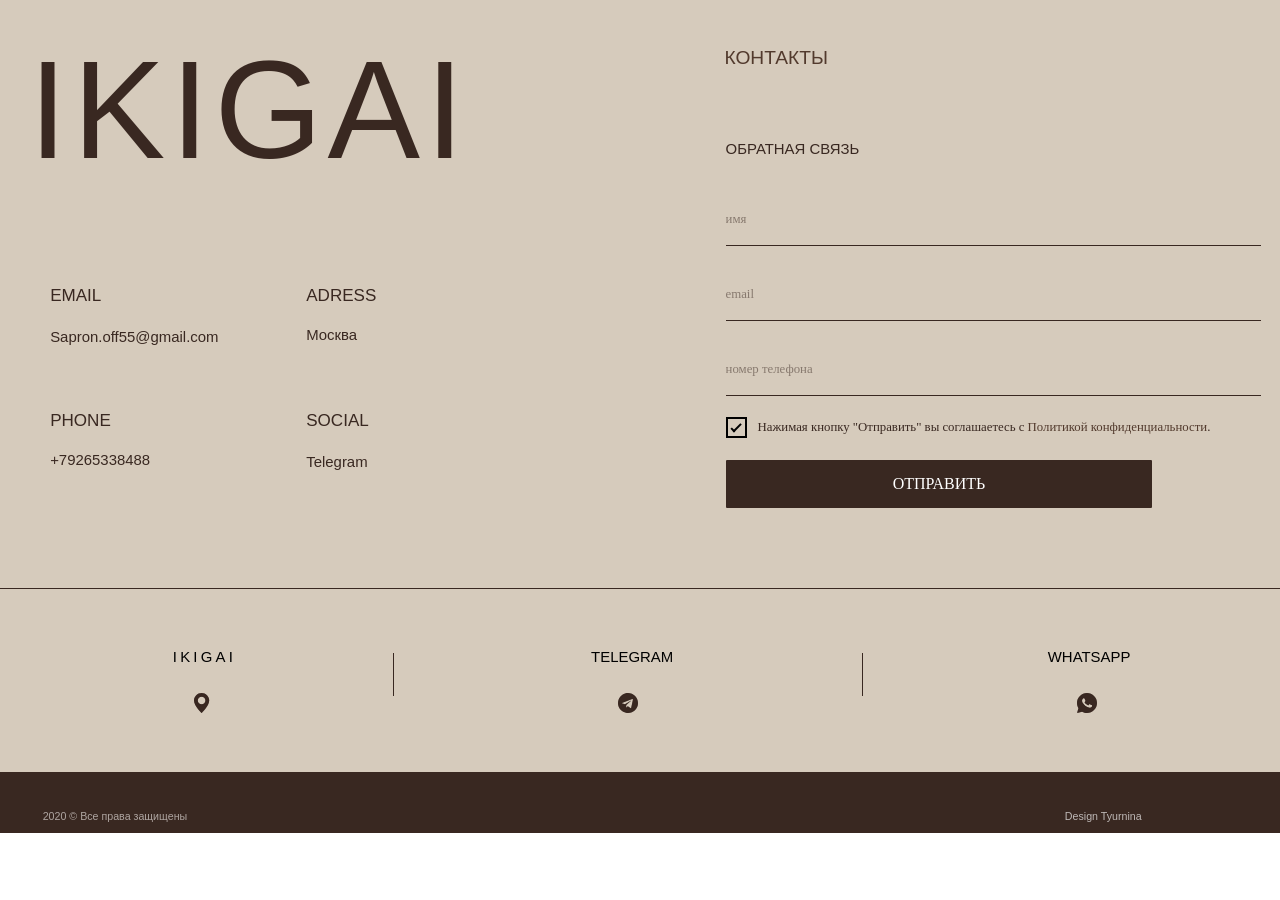
<file: contact.html>
<!DOCTYPE html> <html> <head><meta name="robots" content="noindex, nofollow"> <meta charset="utf-8" /> <meta http-equiv="Content-Type" content="text/html; charset=utf-8" /> <meta name="viewport" content="width=device-width, initial-scale=1.0" /> <!--metatextblock--> <title>Контакты IKIGAI — адрес, телефон, связь с компанией.</title> <meta name="description" content="Свяжитесь с IKIGAI : телефон, адрес, электронная почта и мессенджеры. Мы ответим на все вопросы об инвестициях в недвижимость, дизайнерских интерьерах и наших проектах в Москве." /> <meta property="og:url" content="contact" /> <meta property="og:title" content="Контакты IKIGAI — адрес, телефон, связь с компанией." /> <meta property="og:description" content="Свяжитесь с IKIGAI : телефон, адрес, электронная почта и мессенджеры. Мы ответим на все вопросы об инвестициях в недвижимость, дизайнерских интерьерах и наших проектах в Москве." /> <meta property="og:type" content="website" /> <meta property="og:image" content="assets/t/static/tild3730-6334-4765-a165-623534366533/11.svg" /> <link rel="canonical" href="contact"> <!--/metatextblock--> <meta name="format-detection" content="telephone=no" /> <meta http-equiv="x-dns-prefetch-control" content="on"> <link rel="dns-prefetch" href="https://ws.tildacdn.com"> <link rel="dns-prefetch" href="https://static.tildacdn.com"> <link rel="icon" type="image/x-icon" sizes="32x32" href="assets/t/static/tild3930-3738-4537-b833-633465376635/11.svg" media="(prefers-color-scheme: light)"/> <link rel="icon" type="image/x-icon" sizes="32x32" href="assets/t/static/tild6164-3938-4664-a464-316436323439/12.svg" media="(prefers-color-scheme: dark)"/> <link rel="icon" type="image/svg+xml" sizes="any" href="assets/t/static/tild3365-6462-4436-b266-346535393337/13.svg"> <link rel="apple-touch-icon" type="image/png" href="assets/t/static/tild3561-6139-4166-a632-343066393133/15.png"> <link rel="icon" type="image/png" sizes="192x192" href="assets/t/static/tild3561-6139-4166-a632-343066393133/15.png"> <!-- Assets --> <script src="assets/t/neo/js/tilda-fallback-1.0.min.js" async charset="utf-8"></script> <link rel="stylesheet" href="assets/t/static/css/tilda-grid-3.0.min.css" type="text/css" media="all" onerror="this.loaderr='y';"/> <link rel="stylesheet" href="assets/blocks/tilda-blocks.min.css" type="text/css" media="all" onerror="this.loaderr='y';" /> <link rel="stylesheet" href="assets/t/static/css/tilda-animation-2.0.min.css" type="text/css" media="all" onerror="this.loaderr='y';" /> <link rel="stylesheet" href="assets/t/static/css/tilda-forms-1.0.min.css" type="text/css" media="all" onerror="this.loaderr='y';" /> <script nomodule src="assets/t/static/js/tilda-polyfill-1.0.min.js" charset="utf-8"></script> <script type="text/javascript">function t_onReady(func) {if(document.readyState!='loading') {func();} else {document.addEventListener('DOMContentLoaded',func);}}
function t_onFuncLoad(funcName,okFunc,time) {if(typeof window[funcName]==='function') {okFunc();} else {setTimeout(function() {t_onFuncLoad(funcName,okFunc,time);},(time||100));}}function t396_initialScale(t){var e=document.getElementById("rec"+t);if(e){var i=e.querySelector(".t396__artboard");if(i){window.tn_scale_initial_window_width||(window.tn_scale_initial_window_width=document.documentElement.clientWidth);var a=window.tn_scale_initial_window_width,r=[],n,l=i.getAttribute("data-artboard-screens");if(l){l=l.split(",");for(var o=0;o<l.length;o++)r[o]=parseInt(l[o],10)}else r=[320,480,640,960,1200];for(var o=0;o<r.length;o++){var d=r[o];a>=d&&(n=d)}var _="edit"===window.allrecords.getAttribute("data-tilda-mode"),c="center"===t396_getFieldValue(i,"valign",n,r),s="grid"===t396_getFieldValue(i,"upscale",n,r),w=t396_getFieldValue(i,"height_vh",n,r),g=t396_getFieldValue(i,"height",n,r),u=!!window.opr&&!!window.opr.addons||!!window.opera||-1!==navigator.userAgent.indexOf(" OPR/");if(!_&&c&&!s&&!w&&g&&!u){var h=parseFloat((a/n).toFixed(3)),f=[i,i.querySelector(".t396__carrier"),i.querySelector(".t396__filter")],v=Math.floor(parseInt(g,10)*h)+"px",p;i.style.setProperty("--initial-scale-height",v);for(var o=0;o<f.length;o++)f[o].style.setProperty("height","var(--initial-scale-height)");t396_scaleInitial__getElementsToScale(i).forEach((function(t){t.style.zoom=h}))}}}}function t396_scaleInitial__getElementsToScale(t){return t?Array.prototype.slice.call(t.children).filter((function(t){return t&&(t.classList.contains("t396__elem")||t.classList.contains("t396__group"))})):[]}function t396_getFieldValue(t,e,i,a){var r,n=a[a.length-1];if(!(r=i===n?t.getAttribute("data-artboard-"+e):t.getAttribute("data-artboard-"+e+"-res-"+i)))for(var l=0;l<a.length;l++){var o=a[l];if(!(o<=i)&&(r=o===n?t.getAttribute("data-artboard-"+e):t.getAttribute("data-artboard-"+e+"-res-"+o)))break}return r}window.TN_SCALE_INITIAL_VER="1.0",window.tn_scale_initial_window_width=null;</script> <script src="assets/t/static/js/jquery-1.10.2.min.js" charset="utf-8" onerror="this.loaderr='y';"></script> <script src="assets/t/static/js/tilda-scripts-3.0.min.js" charset="utf-8" defer onerror="this.loaderr='y';"></script> <script src="assets/blocks/tilda-blocks.min.js" charset="utf-8" async onerror="this.loaderr='y';"></script> <script src="assets/t/static/js/tilda-lazyload-1.0.min.js" charset="utf-8" async onerror="this.loaderr='y';"></script> <script src="assets/t/static/js/tilda-animation-2.0.min.js" charset="utf-8" async onerror="this.loaderr='y';"></script> <script src="assets/t/static/js/tilda-zero-1.1.min.js" charset="utf-8" async onerror="this.loaderr='y';"></script> <script src="assets/t/static/js/tilda-forms-1.0.min.js" charset="utf-8" async onerror="this.loaderr='y';"></script> <script src="assets/t/static/js/tilda-zero-forms-1.0.min.js" charset="utf-8" async onerror="this.loaderr='y';"></script> <script src="assets/t/static/js/tilda-animation-sbs-1.0.min.js" charset="utf-8" async onerror="this.loaderr='y';"></script> <script src="assets/t/static/js/tilda-zero-scale-1.0.min.js" charset="utf-8" async onerror="this.loaderr='y';"></script> <script src="assets/t/static/js/tilda-events-1.0.min.js" charset="utf-8" async onerror="this.loaderr='y';"></script> <script type="text/javascript">window.dataLayer=window.dataLayer||[];</script> <script type="text/javascript">(function() {if((/bot|google|yandex|baidu|bing|msn|duckduckbot|teoma|slurp|crawler|spider|robot|crawling|facebook/i.test(navigator.userAgent))===false&&typeof(sessionStorage)!='undefined'&&sessionStorage.getItem('visited')!=='y'&&document.visibilityState){var style=document.createElement('style');style.type='text/css';style.innerHTML='@media screen and (min-width: 980px) {.t-records {opacity: 0;}.t-records_animated {-webkit-transition: opacity ease-in-out .2s;-moz-transition: opacity ease-in-out .2s;-o-transition: opacity ease-in-out .2s;transition: opacity ease-in-out .2s;}.t-records.t-records_visible {opacity: 1;}}';document.getElementsByTagName('head')[0].appendChild(style);function t_setvisRecs(){var alr=document.querySelectorAll('.t-records');Array.prototype.forEach.call(alr,function(el) {el.classList.add("t-records_animated");});setTimeout(function() {Array.prototype.forEach.call(alr,function(el) {el.classList.add("t-records_visible");});sessionStorage.setItem("visited","y");},400);}
document.addEventListener('DOMContentLoaded',t_setvisRecs);}})();</script></head> <body class="t-body" style="margin:0;"> <!--allrecords--> <div id="allrecords" class="t-records" data-hook="blocks-collection-content-node" data-tilda-project-id="14701236" data-tilda-page-id="79525396" data-tilda-page-alias="contact" data-tilda-formskey="bea3ee0891f5196e46e60aac14701236" data-tilda-cookie="no" data-tilda-lazy="yes" data-tilda-root-zone="com" data-tilda-project-country="RU"> <div id="rec1335498561" class="r t-rec" style=" " data-animationappear="off" data-record-type="396"> <!-- T396 --> <style>#rec1335498561 .t396__artboard {height:550px;background-color:#d6cbbc;}#rec1335498561 .t396__filter {height:550px;}#rec1335498561 .t396__carrier{height:550px;background-position:center center;background-attachment:scroll;background-size:cover;background-repeat:no-repeat;}@media screen and (max-width:1199px) {#rec1335498561 .t396__artboard,#rec1335498561 .t396__filter,#rec1335498561 .t396__carrier {height:610px;}#rec1335498561 .t396__filter {}#rec1335498561 .t396__carrier {background-attachment:scroll;}}@media screen and (max-width:959px) {#rec1335498561 .t396__artboard,#rec1335498561 .t396__filter,#rec1335498561 .t396__carrier {height:540px;}#rec1335498561 .t396__filter {}#rec1335498561 .t396__carrier {background-attachment:scroll;}}@media screen and (max-width:767px) {#rec1335498561 .t396__artboard,#rec1335498561 .t396__filter,#rec1335498561 .t396__carrier {height:655px;}#rec1335498561 .t396__filter {}#rec1335498561 .t396__carrier {background-attachment:scroll;}}#rec1335498561 .tn-elem[data-elem-id="175852569537181820"]{z-index:3;top:181px;;left:calc(50% - 600px + 680px);;width:502px;height:auto;}#rec1335498561 .tn-elem[data-elem-id="175852569537181820"] .tn-atom{background-position:center center;border-width:var(--t396-borderwidth,0);border-style:var(--t396-borderstyle,solid);border-color:var(--t396-bordercolor,transparent);transition:background-color var(--t396-speedhover,0s) ease-in-out,color var(--t396-speedhover,0s) ease-in-out,border-color var(--t396-speedhover,0s) ease-in-out,box-shadow var(--t396-shadowshoverspeed,0.2s) ease-in-out;}@media screen and (max-width:1199px){#rec1335498561 .tn-elem[data-elem-id="175852569537181820"]{display:table;top:272px;;left:calc(50% - 480px + 520px);;width:401px;height:auto;}}@media screen and (max-width:959px){#rec1335498561 .tn-elem[data-elem-id="175852569537181820"]{display:table;top:204px;;left:calc(50% - 384px + 38px);;width:380px;height:auto;}}@media screen and (max-width:767px){#rec1335498561 .tn-elem[data-elem-id="175852569537181820"]{display:table;top:150px;;left:calc(50% - 180px + 8px);;width:344px;height:auto;}}#rec1335498561 .tn-elem[data-elem-id="175852569535884900"]{color:#523a2d;z-index:3;top:40px;;left:calc(50% - 600px + 679px);;width:101px;height:auto;}#rec1335498561 .tn-elem[data-elem-id="175852569535884900"] .tn-atom{vertical-align:middle;color:#523a2d;font-size:18px;font-family:'Test',Arial,sans-serif;line-height:1.55;font-weight:300;background-position:center center;border-width:var(--t396-borderwidth,0);border-style:var(--t396-borderstyle,solid);border-color:var(--t396-bordercolor,transparent);transition:background-color var(--t396-speedhover,0s) ease-in-out,color var(--t396-speedhover,0s) ease-in-out,border-color var(--t396-speedhover,0s) ease-in-out,box-shadow var(--t396-shadowshoverspeed,0.2s) ease-in-out;text-shadow:var(--t396-shadow-text-x,0px) var(--t396-shadow-text-y,0px) var(--t396-shadow-text-blur,0px) rgba(var(--t396-shadow-text-color),var(--t396-shadow-text-opacity,100%));}@media screen and (max-width:1199px){#rec1335498561 .tn-elem[data-elem-id="175852569535884900"]{display:table;top:175px;;left:calc(50% - 480px + 520px);;width:101px;height:auto;color:#392821;}#rec1335498561 .tn-elem[data-elem-id="175852569535884900"] .tn-atom{vertical-align:middle;color:#392821;white-space:normal;background-size:cover;}}@media screen and (max-width:959px){#rec1335498561 .tn-elem[data-elem-id="175852569535884900"]{display:table;top:1px;;left:calc(50% - 384px + 1017px);;height:auto;}}@media screen and (max-width:767px){#rec1335498561 .tn-elem[data-elem-id="175852569535884900"]{display:table;height:auto;}}#rec1335498561 .tn-elem[data-elem-id="175852662382545140"]{color:#392821;z-index:3;top:2px;;left:calc(50% - 600px + 27px);;width:560px;height:auto;}#rec1335498561 .tn-elem.t396__elem--anim-hidden[data-elem-id="175852662382545140"]{opacity:0;}#rec1335498561 .tn-elem[data-elem-id="175852662382545140"] .tn-atom{vertical-align:middle;color:#392821;font-size:130px;font-family:'Test',Arial,sans-serif;line-height:1.55;font-weight:400;letter-spacing:5px;background-position:center center;border-width:var(--t396-borderwidth,0);border-style:var(--t396-borderstyle,solid);border-color:var(--t396-bordercolor,transparent);transition:background-color var(--t396-speedhover,0s) ease-in-out,color var(--t396-speedhover,0s) ease-in-out,border-color var(--t396-speedhover,0s) ease-in-out,box-shadow var(--t396-shadowshoverspeed,0.2s) ease-in-out;text-shadow:var(--t396-shadow-text-x,0px) var(--t396-shadow-text-y,0px) var(--t396-shadow-text-blur,0px) rgba(var(--t396-shadow-text-color),var(--t396-shadow-text-opacity,100%));}@media screen and (max-width:1199px){#rec1335498561 .tn-elem[data-elem-id="175852662382545140"]{display:table;top:8px;;left:calc(50% - 480px + 40px);;width:560px;height:auto;}#rec1335498561 .tn-elem[data-elem-id="175852662382545140"] .tn-atom{vertical-align:middle;white-space:normal;font-size:130px;background-size:cover;}}@media screen and (max-width:959px){#rec1335498561 .tn-elem[data-elem-id="175852662382545140"]{display:table;top:2px;;left:calc(50% - 384px + 39px);;width:393px;height:auto;color:#392821;}#rec1335498561 .tn-elem[data-elem-id="175852662382545140"] .tn-atom{color:#392821;font-size:120px;background-size:cover;}}@media screen and (max-width:767px){#rec1335498561 .tn-elem[data-elem-id="175852662382545140"]{display:table;top:-27px;;left:calc(50% - 180px + 2px);;width:370px;height:auto;color:#392821;}#rec1335498561 .tn-elem[data-elem-id="175852662382545140"] .tn-atom{vertical-align:middle;color:#392821;white-space:normal;font-size:110px;background-size:cover;}}#rec1335498561 .tn-elem[data-elem-id="175852662383038330"]{color:#392821;z-index:3;top:382px;;left:calc(50% - 600px + 287px);;width:auto;height:auto;}#rec1335498561 .tn-elem.t396__elem--anim-hidden[data-elem-id="175852662383038330"]{opacity:0;}#rec1335498561 .tn-elem[data-elem-id="175852662383038330"] .tn-atom{vertical-align:middle;white-space:nowrap;color:#392821;font-size:16px;font-family:'Test',Arial,sans-serif;line-height:1.55;font-weight:400;background-position:center center;border-width:var(--t396-borderwidth,0);border-style:var(--t396-borderstyle,solid);border-color:var(--t396-bordercolor,transparent);transition:background-color var(--t396-speedhover,0s) ease-in-out,color var(--t396-speedhover,0s) ease-in-out,border-color var(--t396-speedhover,0s) ease-in-out,box-shadow var(--t396-shadowshoverspeed,0.2s) ease-in-out;text-shadow:var(--t396-shadow-text-x,0px) var(--t396-shadow-text-y,0px) var(--t396-shadow-text-blur,0px) rgba(var(--t396-shadow-text-color),var(--t396-shadow-text-opacity,100%));}@media screen and (max-width:1199px){#rec1335498561 .tn-elem[data-elem-id="175852662383038330"]{display:table;top:349px;;left:calc(50% - 480px + 280px);;width:auto;height:auto;}#rec1335498561 .tn-elem[data-elem-id="175852662383038330"] .tn-atom{vertical-align:middle;white-space:nowrap;background-size:cover;}}@media screen and (max-width:959px){#rec1335498561 .tn-elem[data-elem-id="175852662383038330"]{display:table;top:283px;;left:calc(50% - 384px + 662px);;height:auto;}}@media screen and (max-width:767px){#rec1335498561 .tn-elem[data-elem-id="175852662383038330"]{display:table;top:572px;;left:calc(50% - 180px + 249px);;width:auto;height:auto;}#rec1335498561 .tn-elem[data-elem-id="175852662383038330"] .tn-atom{vertical-align:middle;white-space:nowrap;font-size:14px;background-size:cover;}}#rec1335498561 .tn-elem[data-elem-id="175852662383391130"]{color:#392821;z-index:3;top:265px;;left:calc(50% - 600px + 287px);;width:auto;height:auto;}#rec1335498561 .tn-elem.t396__elem--anim-hidden[data-elem-id="175852662383391130"]{opacity:0;}#rec1335498561 .tn-elem[data-elem-id="175852662383391130"] .tn-atom{vertical-align:middle;white-space:nowrap;color:#392821;font-size:16px;font-family:'Test',Arial,sans-serif;line-height:1.55;font-weight:400;text-transform:uppercase;background-position:center center;border-width:var(--t396-borderwidth,0);border-style:var(--t396-borderstyle,solid);border-color:var(--t396-bordercolor,transparent);transition:background-color var(--t396-speedhover,0s) ease-in-out,color var(--t396-speedhover,0s) ease-in-out,border-color var(--t396-speedhover,0s) ease-in-out,box-shadow var(--t396-shadowshoverspeed,0.2s) ease-in-out;text-shadow:var(--t396-shadow-text-x,0px) var(--t396-shadow-text-y,0px) var(--t396-shadow-text-blur,0px) rgba(var(--t396-shadow-text-color),var(--t396-shadow-text-opacity,100%));}@media screen and (max-width:1199px){#rec1335498561 .tn-elem[data-elem-id="175852662383391130"]{display:table;top:230px;;left:calc(50% - 480px + 280px);;width:auto;height:auto;}#rec1335498561 .tn-elem[data-elem-id="175852662383391130"] .tn-atom{vertical-align:middle;white-space:nowrap;background-size:cover;}}@media screen and (max-width:959px){#rec1335498561 .tn-elem[data-elem-id="175852662383391130"]{display:table;top:158px;;left:calc(50% - 384px + 662px);;height:auto;}}@media screen and (max-width:767px){#rec1335498561 .tn-elem[data-elem-id="175852662383391130"]{display:table;top:486px;;left:calc(50% - 180px + 249px);;width:auto;height:auto;}#rec1335498561 .tn-elem[data-elem-id="175852662383391130"] .tn-atom{vertical-align:middle;white-space:nowrap;font-size:14px;background-size:cover;}}#rec1335498561 .tn-elem[data-elem-id="175852662383536050"]{color:#392821;z-index:3;top:382px;;left:calc(50% - 600px + 47px);;width:auto;height:auto;}#rec1335498561 .tn-elem.t396__elem--anim-hidden[data-elem-id="175852662383536050"]{opacity:0;}#rec1335498561 .tn-elem[data-elem-id="175852662383536050"] .tn-atom{vertical-align:middle;white-space:nowrap;color:#392821;font-size:16px;font-family:'Test',Arial,sans-serif;line-height:1.55;font-weight:400;text-transform:uppercase;background-position:center center;border-width:var(--t396-borderwidth,0);border-style:var(--t396-borderstyle,solid);border-color:var(--t396-bordercolor,transparent);transition:background-color var(--t396-speedhover,0s) ease-in-out,color var(--t396-speedhover,0s) ease-in-out,border-color var(--t396-speedhover,0s) ease-in-out,box-shadow var(--t396-shadowshoverspeed,0.2s) ease-in-out;text-shadow:var(--t396-shadow-text-x,0px) var(--t396-shadow-text-y,0px) var(--t396-shadow-text-blur,0px) rgba(var(--t396-shadow-text-color),var(--t396-shadow-text-opacity,100%));}@media screen and (max-width:1199px){#rec1335498561 .tn-elem[data-elem-id="175852662383536050"]{display:table;top:347px;;left:calc(50% - 480px + 41px);;width:auto;height:auto;}#rec1335498561 .tn-elem[data-elem-id="175852662383536050"] .tn-atom{vertical-align:middle;white-space:nowrap;background-size:cover;}}@media screen and (max-width:959px){#rec1335498561 .tn-elem[data-elem-id="175852662383536050"]{display:table;top:281px;;left:calc(50% - 384px + 463px);;width:auto;height:auto;}#rec1335498561 .tn-elem[data-elem-id="175852662383536050"] .tn-atom{vertical-align:middle;white-space:nowrap;background-size:cover;}}@media screen and (max-width:767px){#rec1335498561 .tn-elem[data-elem-id="175852662383536050"]{display:table;top:572px;;left:calc(50% - 180px + 10px);;width:auto;height:auto;}#rec1335498561 .tn-elem[data-elem-id="175852662383536050"] .tn-atom{vertical-align:middle;white-space:nowrap;font-size:14px;background-size:cover;}}#rec1335498561 .tn-elem[data-elem-id="175852662383874850"]{color:#392821;z-index:3;top:422px;;left:calc(50% - 600px + 287px);;width:auto;height:auto;}#rec1335498561 .tn-elem.t396__elem--anim-hidden[data-elem-id="175852662383874850"]{opacity:0;}#rec1335498561 .tn-elem[data-elem-id="175852662383874850"] .tn-atom{vertical-align:middle;white-space:nowrap;color:#392821;font-size:14px;font-family:'Test',Arial,sans-serif;line-height:1.55;font-weight:400;background-position:center center;border-width:var(--t396-borderwidth,0);border-style:var(--t396-borderstyle,solid);border-color:var(--t396-bordercolor,transparent);transition:background-color var(--t396-speedhover,0s) ease-in-out,color var(--t396-speedhover,0s) ease-in-out,border-color var(--t396-speedhover,0s) ease-in-out,box-shadow var(--t396-shadowshoverspeed,0.2s) ease-in-out;text-shadow:var(--t396-shadow-text-x,0px) var(--t396-shadow-text-y,0px) var(--t396-shadow-text-blur,0px) rgba(var(--t396-shadow-text-color),var(--t396-shadow-text-opacity,100%));}@media screen and (max-width:1199px){#rec1335498561 .tn-elem[data-elem-id="175852662383874850"]{display:table;top:381px;;left:calc(50% - 480px + 280px);;width:auto;height:auto;}#rec1335498561 .tn-elem[data-elem-id="175852662383874850"] .tn-atom{vertical-align:middle;white-space:nowrap;background-size:cover;}}@media screen and (max-width:959px){#rec1335498561 .tn-elem[data-elem-id="175852662383874850"]{display:table;top:321px;;left:calc(50% - 384px + 662px);;height:auto;}}@media screen and (max-width:767px){#rec1335498561 .tn-elem[data-elem-id="175852662383874850"]{display:table;top:602px;;left:calc(50% - 180px + 249px);;width:auto;height:auto;}#rec1335498561 .tn-elem[data-elem-id="175852662383874850"] .tn-atom{vertical-align:middle;white-space:nowrap;font-size:12px;background-size:cover;}}#rec1335498561 .tn-elem[data-elem-id="175852662384055450"]{color:#392821;z-index:3;top:420px;;left:calc(50% - 600px + 47px);;width:auto;height:auto;}#rec1335498561 .tn-elem.t396__elem--anim-hidden[data-elem-id="175852662384055450"]{opacity:0;}#rec1335498561 .tn-elem[data-elem-id="175852662384055450"] .tn-atom{vertical-align:middle;white-space:nowrap;color:#392821;font-size:14px;font-family:'Test',Arial,sans-serif;line-height:1.55;font-weight:400;background-position:center center;border-width:var(--t396-borderwidth,0);border-style:var(--t396-borderstyle,solid);border-color:var(--t396-bordercolor,transparent);transition:background-color var(--t396-speedhover,0s) ease-in-out,color var(--t396-speedhover,0s) ease-in-out,border-color var(--t396-speedhover,0s) ease-in-out,box-shadow var(--t396-shadowshoverspeed,0.2s) ease-in-out;text-shadow:var(--t396-shadow-text-x,0px) var(--t396-shadow-text-y,0px) var(--t396-shadow-text-blur,0px) rgba(var(--t396-shadow-text-color),var(--t396-shadow-text-opacity,100%));}@media screen and (max-width:1199px){#rec1335498561 .tn-elem[data-elem-id="175852662384055450"]{display:table;top:379px;;left:calc(50% - 480px + 41px);;width:auto;height:auto;}#rec1335498561 .tn-elem[data-elem-id="175852662384055450"] .tn-atom{vertical-align:middle;white-space:nowrap;background-size:cover;}}@media screen and (max-width:959px){#rec1335498561 .tn-elem[data-elem-id="175852662384055450"]{display:table;top:318px;;left:calc(50% - 384px + 463px);;width:auto;height:auto;}#rec1335498561 .tn-elem[data-elem-id="175852662384055450"] .tn-atom{vertical-align:middle;white-space:nowrap;background-size:cover;}}@media screen and (max-width:767px){#rec1335498561 .tn-elem[data-elem-id="175852662384055450"]{display:table;top:602px;;left:calc(50% - 180px + 10px);;width:auto;height:auto;}#rec1335498561 .tn-elem[data-elem-id="175852662384055450"] .tn-atom{vertical-align:middle;white-space:nowrap;font-size:12px;background-size:cover;}}#rec1335498561 .tn-elem[data-elem-id="175852662384279820"]{color:#392821;z-index:3;top:303px;;left:calc(50% - 600px + 287px);;width:auto;height:auto;}#rec1335498561 .tn-elem.t396__elem--anim-hidden[data-elem-id="175852662384279820"]{opacity:0;}#rec1335498561 .tn-elem[data-elem-id="175852662384279820"] .tn-atom{vertical-align:middle;white-space:nowrap;color:#392821;font-size:14px;font-family:'Test',Arial,sans-serif;line-height:1.55;font-weight:400;background-position:center center;border-width:var(--t396-borderwidth,0);border-style:var(--t396-borderstyle,solid);border-color:var(--t396-bordercolor,transparent);transition:background-color var(--t396-speedhover,0s) ease-in-out,color var(--t396-speedhover,0s) ease-in-out,border-color var(--t396-speedhover,0s) ease-in-out,box-shadow var(--t396-shadowshoverspeed,0.2s) ease-in-out;text-shadow:var(--t396-shadow-text-x,0px) var(--t396-shadow-text-y,0px) var(--t396-shadow-text-blur,0px) rgba(var(--t396-shadow-text-color),var(--t396-shadow-text-opacity,100%));}@media screen and (max-width:1199px){#rec1335498561 .tn-elem[data-elem-id="175852662384279820"]{display:table;top:262px;;left:calc(50% - 480px + 280px);;width:auto;height:auto;}#rec1335498561 .tn-elem[data-elem-id="175852662384279820"] .tn-atom{vertical-align:middle;white-space:nowrap;background-size:cover;}}@media screen and (max-width:959px){#rec1335498561 .tn-elem[data-elem-id="175852662384279820"]{display:table;top:196px;;left:calc(50% - 384px + 662px);;width:53px;height:auto;}}@media screen and (max-width:767px){#rec1335498561 .tn-elem[data-elem-id="175852662384279820"]{display:table;top:516px;;left:calc(50% - 180px + 249px);;width:111px;height:auto;}#rec1335498561 .tn-elem[data-elem-id="175852662384279820"] .tn-atom{vertical-align:middle;white-space:normal;font-size:12px;background-size:cover;}}#rec1335498561 .tn-elem[data-elem-id="175852662384426610"]{color:#392821;z-index:3;top:305px;;left:calc(50% - 600px + 47px);;width:auto;height:auto;}#rec1335498561 .tn-elem.t396__elem--anim-hidden[data-elem-id="175852662384426610"]{opacity:0;}#rec1335498561 .tn-elem[data-elem-id="175852662384426610"] .tn-atom{vertical-align:middle;white-space:nowrap;color:#392821;font-size:14px;font-family:'Test',Arial,sans-serif;line-height:1.55;font-weight:400;background-position:center center;border-width:var(--t396-borderwidth,0);border-style:var(--t396-borderstyle,solid);border-color:var(--t396-bordercolor,transparent);transition:background-color var(--t396-speedhover,0s) ease-in-out,color var(--t396-speedhover,0s) ease-in-out,border-color var(--t396-speedhover,0s) ease-in-out,box-shadow var(--t396-shadowshoverspeed,0.2s) ease-in-out;text-shadow:var(--t396-shadow-text-x,0px) var(--t396-shadow-text-y,0px) var(--t396-shadow-text-blur,0px) rgba(var(--t396-shadow-text-color),var(--t396-shadow-text-opacity,100%));}@media screen and (max-width:1199px){#rec1335498561 .tn-elem[data-elem-id="175852662384426610"]{display:table;top:264px;;left:calc(50% - 480px + 41px);;width:auto;height:auto;}#rec1335498561 .tn-elem[data-elem-id="175852662384426610"] .tn-atom{vertical-align:middle;white-space:nowrap;background-size:cover;}}@media screen and (max-width:959px){#rec1335498561 .tn-elem[data-elem-id="175852662384426610"]{display:table;top:196px;;left:calc(50% - 384px + 463px);;width:175px;}#rec1335498561 .tn-elem[data-elem-id="175852662384426610"] .tn-atom{vertical-align:middle;white-space:normal;background-size:cover;}}@media screen and (max-width:767px){#rec1335498561 .tn-elem[data-elem-id="175852662384426610"]{display:table;top:516px;;left:calc(50% - 180px + 10px);;width:auto;height:auto;}#rec1335498561 .tn-elem[data-elem-id="175852662384426610"] .tn-atom{vertical-align:middle;white-space:nowrap;font-size:12px;background-size:cover;}}#rec1335498561 .tn-elem[data-elem-id="175852662384620830"]{color:#392821;z-index:3;top:265px;;left:calc(50% - 600px + 47px);;width:auto;height:auto;}#rec1335498561 .tn-elem.t396__elem--anim-hidden[data-elem-id="175852662384620830"]{opacity:0;}#rec1335498561 .tn-elem[data-elem-id="175852662384620830"] .tn-atom{vertical-align:middle;white-space:nowrap;color:#392821;font-size:16px;font-family:'Test',Arial,sans-serif;line-height:1.55;font-weight:400;background-position:center center;border-width:var(--t396-borderwidth,0);border-style:var(--t396-borderstyle,solid);border-color:var(--t396-bordercolor,transparent);transition:background-color var(--t396-speedhover,0s) ease-in-out,color var(--t396-speedhover,0s) ease-in-out,border-color var(--t396-speedhover,0s) ease-in-out,box-shadow var(--t396-shadowshoverspeed,0.2s) ease-in-out;text-shadow:var(--t396-shadow-text-x,0px) var(--t396-shadow-text-y,0px) var(--t396-shadow-text-blur,0px) rgba(var(--t396-shadow-text-color),var(--t396-shadow-text-opacity,100%));}@media screen and (max-width:1199px){#rec1335498561 .tn-elem[data-elem-id="175852662384620830"]{display:table;top:231px;;left:calc(50% - 480px + 41px);;width:auto;height:auto;}#rec1335498561 .tn-elem[data-elem-id="175852662384620830"] .tn-atom{vertical-align:middle;white-space:nowrap;background-size:cover;}}@media screen and (max-width:959px){#rec1335498561 .tn-elem[data-elem-id="175852662384620830"]{display:table;top:161px;;left:calc(50% - 384px + 463px);;height:auto;}}@media screen and (max-width:767px){#rec1335498561 .tn-elem[data-elem-id="175852662384620830"]{display:table;top:486px;;left:calc(50% - 180px + 10px);;width:auto;height:auto;}#rec1335498561 .tn-elem[data-elem-id="175852662384620830"] .tn-atom{vertical-align:middle;white-space:nowrap;font-size:14px;background-size:cover;}}#rec1335498561 .tn-elem[data-elem-id="175852569535798200"]{color:#392821;text-align:LEFT;z-index:3;top:131px;;left:calc(50% - 600px + 680px);;width:495px;height:auto;}#rec1335498561 .tn-elem[data-elem-id="175852569535798200"] .tn-atom{vertical-align:middle;color:#392821;font-size:14px;font-family:'Test',Arial,sans-serif;font-weight:300;text-transform:uppercase;background-position:center center;border-width:var(--t396-borderwidth,0);border-style:var(--t396-borderstyle,solid);border-color:var(--t396-bordercolor,transparent);transition:background-color var(--t396-speedhover,0s) ease-in-out,color var(--t396-speedhover,0s) ease-in-out,border-color var(--t396-speedhover,0s) ease-in-out,box-shadow var(--t396-shadowshoverspeed,0.2s) ease-in-out;text-shadow:var(--t396-shadow-text-x,0px) var(--t396-shadow-text-y,0px) var(--t396-shadow-text-blur,0px) rgba(var(--t396-shadow-text-color),var(--t396-shadow-text-opacity,100%));}@media screen and (max-width:1199px){#rec1335498561 .tn-elem[data-elem-id="175852569535798200"]{display:table;top:233px;;left:calc(50% - 480px + 520px);;height:auto;}}@media screen and (max-width:959px){#rec1335498561 .tn-elem[data-elem-id="175852569535798200"]{display:table;top:164px;;left:calc(50% - 384px + 41px);;width:495px;height:auto;}#rec1335498561 .tn-elem[data-elem-id="175852569535798200"] .tn-atom{vertical-align:middle;white-space:normal;background-size:cover;}}@media screen and (max-width:767px){#rec1335498561 .tn-elem[data-elem-id="175852569535798200"]{display:table;top:125px;;left:calc(50% - 180px + 11px);;height:auto;}}</style> <div class='t396'> <div class="t396__artboard" data-artboard-recid="1335498561" data-artboard-screens="360,768,960,1200" data-artboard-height="550" data-artboard-valign="center" data-artboard-upscale="window" data-artboard-height-res-360="655" data-artboard-height-res-768="540" data-artboard-height-res-960="610"> <div class="t396__carrier" data-artboard-recid="1335498561"></div> <div class="t396__filter" data-artboard-recid="1335498561"></div> <div class='t396__elem tn-elem tn-elem__1335498561175852569537181820' data-elem-id='175852569537181820' data-elem-type='form' data-field-top-value="181" data-field-left-value="680" data-field-height-value="299" data-field-width-value="502" data-field-axisy-value="top" data-field-axisx-value="left" data-field-container-value="grid" data-field-topunits-value="px" data-field-leftunits-value="px" data-field-heightunits-value="px" data-field-widthunits-value="px" data-field-heightmode-value="hug" data-field-top-res-360-value="150" data-field-left-res-360-value="8" data-field-width-res-360-value="344" data-field-top-res-768-value="204" data-field-left-res-768-value="38" data-field-height-res-768-value="299" data-field-width-res-768-value="380" data-field-container-res-768-value="grid" data-field-top-res-960-value="272" data-field-left-res-960-value="520" data-field-height-res-960-value="295" data-field-width-res-960-value="401" data-field-container-res-960-value="grid" data-field-inputpos-value="v" data-field-inputfontfamily-value="Test" data-field-fieldfontfamily-value="Test" data-field-inputfontsize-value="12" data-field-inputfontweight-value="400" data-field-inputcolor-value="#392821" data-field-inputbgcolor-value="#fff" data-field-inputbordercolor-value="#392821" data-field-inputbordersize-value="1" data-field-inputheight-value="50" data-field-inputmargbottom-value="20" data-field-inputmargright-value="20" data-field-inputtitlefontsize-value="10" data-field-inputtitlefontweight-value="600" data-field-inputtitlecolor-value="#392821" data-field-inputtitlemargbottom-value="5" data-field-inputelsfontweight-value="400" data-field-inputelsfontsize-value="12" data-field-inputsstyle-value="y" data-field-inputsstyle2-value="y" data-field-buttontitle-value="ОТПРАВИТЬ" data-field-buttoncolor-value="#fff" data-field-buttonbgcolor-value="#392821" data-field-buttonradius-value="1" data-field-buttonwidth-value="400" data-field-buttonheight-value="45" data-field-buttonfontfamily-value="Test" data-field-buttonfontsize-value="15" data-field-buttonfontweight-value="400" data-field-formmsgsuccess-value="&lt;p style=&quot;text-align: center;&quot;&gt;&lt;/p&gt;&lt;p style=&quot;text-align: center;&quot;&gt;&lt;/p&gt;&lt;p style=&quot;text-align: center;&quot;&gt;&lt;/p&gt;&lt;p style=&quot;text-align: center;&quot;&gt;&lt;span style=&quot;font-weight: 600;&quot;&gt;Вы успешно подписались на нашу рассылку! &lt;/span&gt;&lt;/p&gt;&lt;p style=&quot;text-align: center;&quot;&gt;&lt;span style=&quot;font-weight: 600;&quot;&gt;Мы обязательно свяжемся с вами позже!&lt;/span&gt;&lt;/p&gt;" data-field-receivers-value="26dd959a0591edb281d6fe675ad7e083,cdcb4c603797174d49b243558875e6c5,0d3f4a5671f42b34e9a39b2c3b395a0c,0b9735232fabfa11b80106e5027975cd,e77213f1b5d9862e007e3ffd4c59ec22" data-field-buttonwidth-res-360-value="340" data-field-buttonwidth-res-768-value="380" data-field-inputfontsize-res-960-value="12"> <div class='tn-atom tn-atom__form'></div> <!--googleoff: all--> <!--noindex--> <div data-nosnippet="true" class="tn-atom__inputs-wrapp" style="display:none;"> <textarea class="tn-atom__inputs-textarea">[{"lid":"1758525695371","ls":"10","loff":"","li_parent_id":"","li_type":"nm","li_ph":"\u0438\u043c\u044f ","li_name":"name","li_req":"y","li_nm":"name"},{"lid":"1758525695372","ls":"20","loff":"","li_parent_id":"","li_type":"em","li_ph":"email","li_name":"email","li_req":"y","li_nm":"email"},{"lid":"1758525695373","ls":"30","loff":"","li_parent_id":"","li_type":"ph","li_ph":"\u043d\u043e\u043c\u0435\u0440 \u0442\u0435\u043b\u0435\u0444\u043e\u043d\u0430","li_maskcountry":"RU","li_mask":"+7 (999) 999-99-99","li_req":"y","li_nm":"Phone"},{"lid":"1758525695374","ls":"40","loff":"","li_parent_id":"","li_type":"cb","li_label":"\u041d\u0430\u0436\u0438\u043c\u0430\u044f \u043a\u043d\u043e\u043f\u043a\u0443 \"\u041e\u0442\u043f\u0440\u0430\u0432\u0438\u0442\u044c\" \u0432\u044b \u0441\u043e\u0433\u043b\u0430\u0448\u0430\u0435\u0442\u0435\u0441\u044c \u0441 <a href=\"https:\/\/11onzeone.com\/politic\" style=\"color: rgb(82, 58, 45); border-bottom-color: rgb(0, 0, 0); border-bottom-style: solid; box-shadow: none; text-decoration: none;\">\u041f\u043e\u043b\u0438\u0442\u0438\u043a\u043e\u0439 \u043a\u043e\u043d\u0444\u0438\u0434\u0435\u043d\u0446\u0438\u0430\u043b\u044c\u043d\u043e\u0441\u0442\u0438<\/a>.","li_checked":"y","li_req":"y","li_nm":"Checkbox"}]</textarea> </div> <!-- Form export deps: assets/t/static/css/tilda-zero-form-errorbox.min.css assets/t/static/css/tilda-zero-form-horizontal.min.css assets/t/static/js/tilda-phone-mask-1.1.min.js assets/t/static/css/tilda-date-picker-1.0.min.css assets/t/static/js/tilda-date-picker-1.0.min.js assets/t/static/js/tilda-calc-1.0.min.js assets/t/static/js/tilda-upwidget-1.1.min.js assets/t/static/js/uploadcare-3.x.full.min.js assets/t/static/js/uploadcare-3.x.min.js assets/t/static/js/tilda-range-1.0.min.js assets/t/static/css/tilda-range-1.0.min.css assets/t/static/js/tilda-img-select-1.0.min.js assets/t/static/css/tilda-img-select-1.0.min.css --> <!--/noindex--> <!--googleon: all--> </div> <div class='t396__elem tn-elem tn-elem__1335498561175852569535884900' data-elem-id='175852569535884900' data-elem-type='text' data-field-top-value="40" data-field-left-value="679" data-field-height-value="28" data-field-width-value="101" data-field-axisy-value="top" data-field-axisx-value="left" data-field-container-value="grid" data-field-topunits-value="px" data-field-leftunits-value="px" data-field-heightunits-value="px" data-field-widthunits-value="px" data-field-textfit-value="autoheight" data-field-fontsize-value="18" data-field-top-res-768-value="1" data-field-left-res-768-value="1017" data-field-top-res-960-value="175" data-field-left-res-960-value="520" data-field-height-res-960-value="28" data-field-width-res-960-value="101" data-field-container-res-960-value="grid" data-field-heightunits-res-960-value="px" data-field-textfit-res-960-value="autoheight"> <h1 class='tn-atom'><a href="/11"style="color: inherit">КОНТАКТЫ</a></h1> </div> <div class='t396__elem tn-elem tn-elem__1335498561175852662382545140 t396__elem--anim-hidden' data-elem-id='175852662382545140' data-elem-type='text' data-field-top-value="2" data-field-left-value="27" data-field-height-value="202" data-field-width-value="560" data-field-axisy-value="top" data-field-axisx-value="left" data-field-container-value="grid" data-field-topunits-value="px" data-field-leftunits-value="px" data-field-heightunits-value="px" data-field-widthunits-value="px" data-animate-mobile="y" data-animate-sbs-event="blockintoview" data-animate-sbs-trg="1" data-animate-sbs-trgofst="0" data-animate-sbs-opts="[{'mx':0,'my':0,'sx':1,'sy':1,'op':1,'ro':0,'ti':0,'ea':'0','dt':0},{'mx':0,'my':20,'sx':1,'sy':1,'op':0,'ro':0,'ti':0,'ea':'0','dt':0},{'mx':0,'my':0,'sx':1,'sy':1,'op':1,'ro':0,'ti':1200,'ea':'easeIn','dt':400}]" data-field-textfit-value="autoheight" data-field-fontsize-value="130" data-field-top-res-360-value="-27" data-field-left-res-360-value="2" data-field-height-res-360-value="155" data-field-width-res-360-value="370" data-field-container-res-360-value="grid" data-field-heightunits-res-360-value="px" data-field-textfit-res-360-value="autoheight" data-field-fontsize-res-360-value="110" data-field-top-res-768-value="2" data-field-left-res-768-value="39" data-field-width-res-768-value="393" data-field-fontsize-res-768-value="120" data-field-top-res-960-value="8" data-field-left-res-960-value="40" data-field-height-res-960-value="202" data-field-width-res-960-value="560" data-field-container-res-960-value="grid" data-field-heightunits-res-960-value="px" data-field-textfit-res-960-value="autoheight" data-field-fontsize-res-960-value="130"> <div class='tn-atom'><a href="./"style="color: inherit">IKIGAI</a></div> </div> <div class='t396__elem tn-elem tn-elem__1335498561175852662383038330 t396__elem--anim-hidden' data-elem-id='175852662383038330' data-elem-type='text' data-field-top-value="382" data-field-left-value="287" data-field-height-value="25" data-field-width-value="63" data-field-axisy-value="top" data-field-axisx-value="left" data-field-container-value="grid" data-field-topunits-value="px" data-field-leftunits-value="px" data-field-heightunits-value="px" data-field-widthunits-value="px" data-animate-mobile="y" data-animate-sbs-event="blockintoview" data-animate-sbs-trg="0" data-animate-sbs-trgofst="0" data-animate-sbs-opts="[{'mx':0,'my':0,'sx':1,'sy':1,'op':1,'ro':0,'ti':0,'ea':'0','dt':0},{'mx':0,'my':20,'sx':1,'sy':1,'op':0,'ro':0,'ti':0,'ea':'0','dt':0},{'mx':0,'my':0,'sx':1,'sy':1,'op':1,'ro':0,'ti':1200,'ea':'easeIn','dt':400}]" data-field-textfit-value="autowidth" data-field-fontsize-value="16" data-field-top-res-360-value="572" data-field-left-res-360-value="249" data-field-height-res-360-value="25" data-field-width-res-360-value="55" data-field-container-res-360-value="grid" data-field-heightunits-res-360-value="px" data-field-widthunits-res-360-value="px" data-field-textfit-res-360-value="autowidth" data-field-fontsize-res-360-value="14" data-field-top-res-768-value="283" data-field-left-res-768-value="662" data-field-top-res-960-value="349" data-field-left-res-960-value="280" data-field-height-res-960-value="25" data-field-width-res-960-value="63" data-field-container-res-960-value="grid" data-field-heightunits-res-960-value="px" data-field-widthunits-res-960-value="px" data-field-textfit-res-960-value="autowidth"> <div class='tn-atom'field='tn_text_175852662383038330'><div style="white-space: nowrap;" data-customstyle="yes">SOCIAL</div></div> </div> <div class='t396__elem tn-elem tn-elem__1335498561175852662383391130 t396__elem--anim-hidden' data-elem-id='175852662383391130' data-elem-type='text' data-field-top-value="265" data-field-left-value="287" data-field-height-value="25" data-field-width-value="67" data-field-axisy-value="top" data-field-axisx-value="left" data-field-container-value="grid" data-field-topunits-value="px" data-field-leftunits-value="px" data-field-heightunits-value="px" data-field-widthunits-value="px" data-animate-mobile="y" data-animate-sbs-event="blockintoview" data-animate-sbs-trg="0" data-animate-sbs-trgofst="0" data-animate-sbs-opts="[{'mx':0,'my':0,'sx':1,'sy':1,'op':1,'ro':0,'ti':0,'ea':'0','dt':0},{'mx':0,'my':20,'sx':1,'sy':1,'op':0,'ro':0,'ti':0,'ea':'0','dt':0},{'mx':0,'my':0,'sx':1,'sy':1,'op':1,'ro':0,'ti':1200,'ea':'easeIn','dt':0}]" data-field-textfit-value="autowidth" data-field-fontsize-value="16" data-field-top-res-360-value="486" data-field-left-res-360-value="249" data-field-height-res-360-value="25" data-field-width-res-360-value="59" data-field-container-res-360-value="grid" data-field-heightunits-res-360-value="px" data-field-widthunits-res-360-value="px" data-field-textfit-res-360-value="autowidth" data-field-fontsize-res-360-value="14" data-field-top-res-768-value="158" data-field-left-res-768-value="662" data-field-top-res-960-value="230" data-field-left-res-960-value="280" data-field-height-res-960-value="25" data-field-width-res-960-value="67" data-field-container-res-960-value="grid" data-field-heightunits-res-960-value="px" data-field-widthunits-res-960-value="px" data-field-textfit-res-960-value="autowidth"> <div class='tn-atom'field='tn_text_175852662383391130'><div style="white-space: nowrap;" data-customstyle="yes">Adress</div></div> </div> <div class='t396__elem tn-elem tn-elem__1335498561175852662383536050 t396__elem--anim-hidden' data-elem-id='175852662383536050' data-elem-type='text' data-field-top-value="382" data-field-left-value="47" data-field-height-value="25" data-field-width-value="59" data-field-axisy-value="top" data-field-axisx-value="left" data-field-container-value="grid" data-field-topunits-value="px" data-field-leftunits-value="px" data-field-heightunits-value="px" data-field-widthunits-value="px" data-animate-mobile="y" data-animate-sbs-event="blockintoview" data-animate-sbs-trg="0" data-animate-sbs-trgofst="0" data-animate-sbs-opts="[{'mx':0,'my':0,'sx':1,'sy':1,'op':1,'ro':0,'ti':0,'ea':'0','dt':0},{'mx':0,'my':20,'sx':1,'sy':1,'op':0,'ro':0,'ti':0,'ea':'0','dt':0},{'mx':0,'my':0,'sx':1,'sy':1,'op':1,'ro':0,'ti':1200,'ea':'easeIn','dt':400}]" data-field-textfit-value="autowidth" data-field-fontsize-value="16" data-field-top-res-360-value="572" data-field-left-res-360-value="10" data-field-height-res-360-value="25" data-field-width-res-360-value="52" data-field-container-res-360-value="grid" data-field-heightunits-res-360-value="px" data-field-widthunits-res-360-value="px" data-field-textfit-res-360-value="autowidth" data-field-fontsize-res-360-value="14" data-field-top-res-768-value="281" data-field-left-res-768-value="463" data-field-height-res-768-value="25" data-field-width-res-768-value="59" data-field-container-res-768-value="grid" data-field-heightunits-res-768-value="px" data-field-widthunits-res-768-value="px" data-field-textfit-res-768-value="autowidth" data-field-top-res-960-value="347" data-field-left-res-960-value="41" data-field-height-res-960-value="25" data-field-width-res-960-value="59" data-field-container-res-960-value="grid" data-field-heightunits-res-960-value="px" data-field-widthunits-res-960-value="px" data-field-textfit-res-960-value="autowidth"> <div class='tn-atom'field='tn_text_175852662383536050'><div style="white-space: nowrap;" data-customstyle="yes">Phone</div></div> </div> <div class='t396__elem tn-elem tn-elem__1335498561175852662383874850 t396__elem--anim-hidden' data-elem-id='175852662383874850' data-elem-type='text' data-field-top-value="422" data-field-left-value="287" data-field-height-value="22" data-field-width-value="63" data-field-axisy-value="top" data-field-axisx-value="left" data-field-container-value="grid" data-field-topunits-value="px" data-field-leftunits-value="px" data-field-heightunits-value="px" data-field-widthunits-value="px" data-animate-mobile="y" data-animate-sbs-event="blockintoview" data-animate-sbs-trg="0" data-animate-sbs-trgofst="0" data-animate-sbs-opts="[{'mx':0,'my':0,'sx':1,'sy':1,'op':1,'ro':0,'ti':0,'ea':'0','dt':0},{'mx':0,'my':20,'sx':1,'sy':1,'op':0,'ro':0,'ti':0,'ea':'0','dt':0},{'mx':0,'my':0,'sx':1,'sy':1,'op':1,'ro':0,'ti':1200,'ea':'easeIn','dt':400}]" data-field-textfit-value="autowidth" data-field-fontsize-value="14" data-field-top-res-360-value="602" data-field-left-res-360-value="249" data-field-height-res-360-value="22" data-field-width-res-360-value="54" data-field-container-res-360-value="grid" data-field-heightunits-res-360-value="px" data-field-widthunits-res-360-value="px" data-field-textfit-res-360-value="autowidth" data-field-fontsize-res-360-value="12" data-field-top-res-768-value="321" data-field-left-res-768-value="662" data-field-top-res-960-value="381" data-field-left-res-960-value="280" data-field-height-res-960-value="22" data-field-width-res-960-value="63" data-field-container-res-960-value="grid" data-field-heightunits-res-960-value="px" data-field-widthunits-res-960-value="px" data-field-textfit-res-960-value="autowidth"> <div class='tn-atom'><a href="https://t.me/sapkirill"style="color: inherit"><div style="white-space: nowrap;" data-customstyle="yes">Telegram</div></a></div> </div> <div class='t396__elem tn-elem tn-elem__1335498561175852662384055450 t396__elem--anim-hidden' data-elem-id='175852662384055450' data-elem-type='text' data-field-top-value="420" data-field-left-value="47" data-field-height-value="22" data-field-width-value="103" data-field-axisy-value="top" data-field-axisx-value="left" data-field-container-value="grid" data-field-topunits-value="px" data-field-leftunits-value="px" data-field-heightunits-value="px" data-field-widthunits-value="px" data-animate-mobile="y" data-animate-sbs-event="blockintoview" data-animate-sbs-trg="0" data-animate-sbs-trgofst="0" data-animate-sbs-opts="[{'mx':0,'my':0,'sx':1,'sy':1,'op':1,'ro':0,'ti':0,'ea':'0','dt':0},{'mx':0,'my':20,'sx':1,'sy':1,'op':0,'ro':0,'ti':0,'ea':'0','dt':0},{'mx':0,'my':0,'sx':1,'sy':1,'op':1,'ro':0,'ti':1200,'ea':'easeIn','dt':400}]" data-field-textfit-value="autowidth" data-field-fontsize-value="14" data-field-top-res-360-value="602" data-field-left-res-360-value="10" data-field-height-res-360-value="22" data-field-width-res-360-value="89" data-field-container-res-360-value="grid" data-field-heightunits-res-360-value="px" data-field-widthunits-res-360-value="px" data-field-textfit-res-360-value="autowidth" data-field-fontsize-res-360-value="12" data-field-top-res-768-value="318" data-field-left-res-768-value="463" data-field-height-res-768-value="22" data-field-width-res-768-value="103" data-field-container-res-768-value="grid" data-field-heightunits-res-768-value="px" data-field-widthunits-res-768-value="px" data-field-textfit-res-768-value="autowidth" data-field-top-res-960-value="379" data-field-left-res-960-value="41" data-field-height-res-960-value="22" data-field-width-res-960-value="103" data-field-container-res-960-value="grid" data-field-heightunits-res-960-value="px" data-field-widthunits-res-960-value="px" data-field-textfit-res-960-value="autowidth"> <div class='tn-atom'field='tn_text_175852662384055450'><div style="white-space: nowrap;" data-customstyle="yes">+79265338488</div></div> </div> <div class='t396__elem tn-elem tn-elem__1335498561175852662384279820 t396__elem--anim-hidden' data-elem-id='175852662384279820' data-elem-type='text' data-field-top-value="303" data-field-left-value="287" data-field-height-value="22" data-field-width-value="53" data-field-axisy-value="top" data-field-axisx-value="left" data-field-container-value="grid" data-field-topunits-value="px" data-field-leftunits-value="px" data-field-heightunits-value="px" data-field-widthunits-value="px" data-animate-mobile="y" data-animate-sbs-event="blockintoview" data-animate-sbs-trg="0" data-animate-sbs-trgofst="0" data-animate-sbs-opts="[{'mx':0,'my':0,'sx':1,'sy':1,'op':1,'ro':0,'ti':0,'ea':'0','dt':0},{'mx':0,'my':20,'sx':1,'sy':1,'op':0,'ro':0,'ti':0,'ea':'0','dt':0},{'mx':0,'my':0,'sx':1,'sy':1,'op':1,'ro':0,'ti':1200,'ea':'easeIn','dt':400}]" data-field-textfit-value="autowidth" data-field-fontsize-value="14" data-field-top-res-360-value="516" data-field-left-res-360-value="249" data-field-height-res-360-value="66" data-field-width-res-360-value="111" data-field-container-res-360-value="grid" data-field-heightunits-res-360-value="px" data-field-widthunits-res-360-value="px" data-field-textfit-res-360-value="autoheight" data-field-fontsize-res-360-value="12" data-field-top-res-768-value="196" data-field-left-res-768-value="662" data-field-width-res-768-value="53" data-field-top-res-960-value="262" data-field-left-res-960-value="280" data-field-height-res-960-value="22" data-field-width-res-960-value="53" data-field-container-res-960-value="grid" data-field-heightunits-res-960-value="px" data-field-widthunits-res-960-value="px" data-field-textfit-res-960-value="autowidth"> <div class='tn-atom'field='tn_text_175852662384279820'><div style="white-space: nowrap;" data-customstyle="yes">Москва</div></div> </div> <div class='t396__elem tn-elem tn-elem__1335498561175852662384426610 t396__elem--anim-hidden' data-elem-id='175852662384426610' data-elem-type='text' data-field-top-value="305" data-field-left-value="47" data-field-height-value="22" data-field-width-value="173" data-field-axisy-value="top" data-field-axisx-value="left" data-field-container-value="grid" data-field-topunits-value="px" data-field-leftunits-value="px" data-field-heightunits-value="px" data-field-widthunits-value="px" data-animate-mobile="y" data-animate-sbs-event="blockintoview" data-animate-sbs-trg="0" data-animate-sbs-trgofst="0" data-animate-sbs-opts="[{'mx':0,'my':0,'sx':1,'sy':1,'op':1,'ro':0,'ti':0,'ea':'0','dt':0},{'mx':0,'my':20,'sx':1,'sy':1,'op':0,'ro':0,'ti':0,'ea':'0','dt':0},{'mx':0,'my':0,'sx':1,'sy':1,'op':1,'ro':0,'ti':1200,'ea':'easeIn','dt':400}]" data-field-textfit-value="autowidth" data-field-fontsize-value="14" data-field-top-res-360-value="516" data-field-left-res-360-value="10" data-field-height-res-360-value="22" data-field-width-res-360-value="148" data-field-container-res-360-value="grid" data-field-heightunits-res-360-value="px" data-field-widthunits-res-360-value="px" data-field-textfit-res-360-value="autowidth" data-field-fontsize-res-360-value="12" data-field-top-res-768-value="196" data-field-left-res-768-value="463" data-field-width-res-768-value="175" data-field-textfit-res-768-value="fixedsize" data-field-top-res-960-value="264" data-field-left-res-960-value="41" data-field-height-res-960-value="22" data-field-width-res-960-value="173" data-field-container-res-960-value="grid" data-field-heightunits-res-960-value="px" data-field-widthunits-res-960-value="px" data-field-textfit-res-960-value="autowidth"> <div class='tn-atom'field='tn_text_175852662384426610'><div style="white-space: nowrap;" data-customstyle="yes">Sapron.off55@gmail.com</div></div> </div> <div class='t396__elem tn-elem tn-elem__1335498561175852662384620830 t396__elem--anim-hidden' data-elem-id='175852662384620830' data-elem-type='text' data-field-top-value="265" data-field-left-value="47" data-field-height-value="25" data-field-width-value="51" data-field-axisy-value="top" data-field-axisx-value="left" data-field-container-value="grid" data-field-topunits-value="px" data-field-leftunits-value="px" data-field-heightunits-value="px" data-field-widthunits-value="px" data-animate-mobile="y" data-animate-sbs-event="blockintoview" data-animate-sbs-trg="0" data-animate-sbs-trgofst="0" data-animate-sbs-opts="[{'mx':0,'my':0,'sx':1,'sy':1,'op':1,'ro':0,'ti':0,'ea':'0','dt':0},{'mx':0,'my':20,'sx':1,'sy':1,'op':0,'ro':0,'ti':0,'ea':'0','dt':0},{'mx':0,'my':0,'sx':1,'sy':1,'op':1,'ro':0,'ti':1200,'ea':'easeIn','dt':0}]" data-field-textfit-value="autowidth" data-field-fontsize-value="16" data-field-top-res-360-value="486" data-field-left-res-360-value="10" data-field-height-res-360-value="25" data-field-width-res-360-value="44" data-field-container-res-360-value="grid" data-field-heightunits-res-360-value="px" data-field-widthunits-res-360-value="px" data-field-textfit-res-360-value="autowidth" data-field-fontsize-res-360-value="14" data-field-top-res-768-value="161" data-field-left-res-768-value="463" data-field-top-res-960-value="231" data-field-left-res-960-value="41" data-field-height-res-960-value="25" data-field-width-res-960-value="51" data-field-container-res-960-value="grid" data-field-heightunits-res-960-value="px" data-field-widthunits-res-960-value="px" data-field-textfit-res-960-value="autowidth"> <div class='tn-atom'field='tn_text_175852662384620830'><div style="white-space: nowrap;" data-customstyle="yes">EMAIL</div></div> </div> <div class='t396__elem tn-elem tn-elem__1335498561175852569535798200' data-elem-id='175852569535798200' data-elem-type='text' data-field-top-value="131" data-field-left-value="680" data-field-height-value="15" data-field-width-value="495" data-field-axisy-value="top" data-field-axisx-value="left" data-field-container-value="grid" data-field-topunits-value="px" data-field-leftunits-value="px" data-field-heightunits-value="px" data-field-widthunits-value="px" data-field-textfit-value="autoheight" data-field-fontsize-value="14" data-field-top-res-360-value="125" data-field-left-res-360-value="11" data-field-top-res-768-value="164" data-field-left-res-768-value="41" data-field-height-res-768-value="15" data-field-width-res-768-value="495" data-field-container-res-768-value="grid" data-field-heightunits-res-768-value="px" data-field-textfit-res-768-value="autoheight" data-field-top-res-960-value="233" data-field-left-res-960-value="520"> <h2 class='tn-atom'field='tn_text_175852569535798200'>ОБРАТНАЯ СВЯЗЬ</h2> </div> </div> </div> <script>t_onFuncLoad('t396_initialScale',function() {t396_initialScale('1335498561');});t_onReady(function() {t_onFuncLoad('t396_init',function() {t396_init('1335498561');});});</script> <!-- /T396 --> </div> <div id="rec1335782641" class="r t-rec" style=" " data-animationappear="off" data-record-type="396"> <!-- T396 --> <style>#rec1335782641 .t396__artboard {height:232px;background-color:#d6cbbc;}#rec1335782641 .t396__filter {height:232px;}#rec1335782641 .t396__carrier{height:232px;background-position:center center;background-attachment:scroll;background-size:cover;background-repeat:no-repeat;}@media screen and (max-width:1199px) {#rec1335782641 .t396__artboard,#rec1335782641 .t396__filter,#rec1335782641 .t396__carrier {}#rec1335782641 .t396__filter {}#rec1335782641 .t396__carrier {background-attachment:scroll;}}@media screen and (max-width:959px) {#rec1335782641 .t396__artboard,#rec1335782641 .t396__filter,#rec1335782641 .t396__carrier {}#rec1335782641 .t396__filter {}#rec1335782641 .t396__carrier {background-attachment:scroll;}}@media screen and (max-width:767px) {#rec1335782641 .t396__artboard,#rec1335782641 .t396__filter,#rec1335782641 .t396__carrier {height:250px;}#rec1335782641 .t396__filter {}#rec1335782641 .t396__carrier {background-attachment:scroll;}}#rec1335782641 .tn-elem[data-elem-id="1757691316559"]{z-index:3;top:2px;;left:calc(50% - 600px + -100px);;width:1400px;height:1px;}#rec1335782641 .tn-elem[data-elem-id="1757691316559"] .tn-atom{border-radius:0px 0px 0px 0px;background-color:#392821;background-position:center center;border-width:var(--t396-borderwidth,0);border-style:var(--t396-borderstyle,solid);border-color:var(--t396-bordercolor,transparent);transition:background-color var(--t396-speedhover,0s) ease-in-out,color var(--t396-speedhover,0s) ease-in-out,border-color var(--t396-speedhover,0s) ease-in-out,box-shadow var(--t396-shadowshoverspeed,0.2s) ease-in-out;}@media screen and (max-width:1199px){#rec1335782641 .tn-elem[data-elem-id="1757691316559"]{display:table;left:calc(50% - 480px + -120px);;width:1200px;}}@media screen and (max-width:959px){#rec1335782641 .tn-elem[data-elem-id="1757691316559"]{display:table;}}@media screen and (max-width:767px){#rec1335782641 .tn-elem[data-elem-id="1757691316559"]{display:table;}}#rec1335782641 .tn-elem[data-elem-id="1757691400841"]{z-index:3;top:100px;;left:calc(50% - 600px + 579px);;width:19px;height:auto;}#rec1335782641 .tn-elem[data-elem-id="1757691400841"] .tn-atom{border-radius:0px 0px 0px 0px;background-position:center center;border-width:var(--t396-borderwidth,0);border-style:var(--t396-borderstyle,solid);border-color:var(--t396-bordercolor,transparent);transition:background-color var(--t396-speedhover,0s) ease-in-out,color var(--t396-speedhover,0s) ease-in-out,border-color var(--t396-speedhover,0s) ease-in-out,box-shadow var(--t396-shadowshoverspeed,0.2s) ease-in-out;}#rec1335782641 .tn-elem[data-elem-id="1757691400841"] .tn-atom__img{border-radius:0px 0px 0px 0px;object-position:center center;}@media screen and (max-width:1199px){#rec1335782641 .tn-elem[data-elem-id="1757691400841"]{display:table;left:calc(50% - 480px + 465px);;height:auto;}}@media screen and (max-width:959px){#rec1335782641 .tn-elem[data-elem-id="1757691400841"]{display:table;left:calc(50% - 384px + 369px);;height:auto;}}@media screen and (max-width:767px){#rec1335782641 .tn-elem[data-elem-id="1757691400841"]{display:table;top:110px;;left:calc(50% - 180px + 170px);;height:auto;}}#rec1335782641 .tn-elem[data-elem-id="1757691450329"]{z-index:3;top:100px;;left:calc(50% - 600px + 182px);;width:15px;height:auto;}#rec1335782641 .tn-elem[data-elem-id="1757691450329"] .tn-atom{border-radius:0px 0px 0px 0px;background-position:center center;border-width:var(--t396-borderwidth,0);border-style:var(--t396-borderstyle,solid);border-color:var(--t396-bordercolor,transparent);transition:background-color var(--t396-speedhover,0s) ease-in-out,color var(--t396-speedhover,0s) ease-in-out,border-color var(--t396-speedhover,0s) ease-in-out,box-shadow var(--t396-shadowshoverspeed,0.2s) ease-in-out;}#rec1335782641 .tn-elem[data-elem-id="1757691450329"] .tn-atom__img{border-radius:0px 0px 0px 0px;object-position:center center;}@media screen and (max-width:1199px){#rec1335782641 .tn-elem[data-elem-id="1757691450329"]{display:table;left:calc(50% - 480px + 60px);;height:auto;}}@media screen and (max-width:959px){#rec1335782641 .tn-elem[data-elem-id="1757691450329"]{display:table;height:auto;}}@media screen and (max-width:767px){#rec1335782641 .tn-elem[data-elem-id="1757691450329"]{display:table;top:110px;;left:calc(50% - 180px + 40px);;height:auto;}}#rec1335782641 .tn-elem[data-elem-id="1757691450342"]{z-index:3;top:100px;;left:calc(50% - 600px + 1009px);;width:19px;height:auto;}#rec1335782641 .tn-elem[data-elem-id="1757691450342"] .tn-atom{border-radius:0px 0px 0px 0px;background-position:center center;border-width:var(--t396-borderwidth,0);border-style:var(--t396-borderstyle,solid);border-color:var(--t396-bordercolor,transparent);transition:background-color var(--t396-speedhover,0s) ease-in-out,color var(--t396-speedhover,0s) ease-in-out,border-color var(--t396-speedhover,0s) ease-in-out,box-shadow var(--t396-shadowshoverspeed,0.2s) ease-in-out;}#rec1335782641 .tn-elem[data-elem-id="1757691450342"] .tn-atom__img{border-radius:0px 0px 0px 0px;object-position:center center;}@media screen and (max-width:1199px){#rec1335782641 .tn-elem[data-elem-id="1757691450342"]{display:table;left:calc(50% - 480px + 866px);;height:auto;}}@media screen and (max-width:959px){#rec1335782641 .tn-elem[data-elem-id="1757691450342"]{display:table;left:calc(50% - 384px + 674px);;height:auto;}}@media screen and (max-width:767px){#rec1335782641 .tn-elem[data-elem-id="1757691450342"]{display:table;top:110px;;left:calc(50% - 180px + 300px);;height:auto;}}#rec1335782641 .tn-elem[data-elem-id="1757691525208"]{color:#000000;z-index:3;top:55px;;left:calc(50% - 600px + 982px);;width:auto;height:auto;}#rec1335782641 .tn-elem[data-elem-id="1757691525208"] .tn-atom{vertical-align:middle;white-space:nowrap;color:#000000;font-size:14px;font-family:'Test',Arial,sans-serif;line-height:1.55;font-weight:400;text-transform:uppercase;background-position:center center;border-width:var(--t396-borderwidth,0);border-style:var(--t396-borderstyle,solid);border-color:var(--t396-bordercolor,transparent);transition:background-color var(--t396-speedhover,0s) ease-in-out,color var(--t396-speedhover,0s) ease-in-out,border-color var(--t396-speedhover,0s) ease-in-out,box-shadow var(--t396-shadowshoverspeed,0.2s) ease-in-out;text-shadow:var(--t396-shadow-text-x,0px) var(--t396-shadow-text-y,0px) var(--t396-shadow-text-blur,0px) rgba(var(--t396-shadow-text-color),var(--t396-shadow-text-opacity,100%));}@media screen and (max-width:1199px){#rec1335782641 .tn-elem[data-elem-id="1757691525208"]{display:table;left:calc(50% - 480px + 839px);;height:auto;}}@media screen and (max-width:959px){#rec1335782641 .tn-elem[data-elem-id="1757691525208"]{display:table;left:calc(50% - 384px + 647px);;height:auto;}}@media screen and (max-width:767px){#rec1335782641 .tn-elem[data-elem-id="1757691525208"]{display:table;top:65px;;left:calc(50% - 180px + 269px);;height:auto;}}#rec1335782641 .tn-elem[data-elem-id="175769162510882140"]{color:#000000;z-index:3;top:55px;;left:calc(50% - 600px + 554px);;width:auto;height:auto;}#rec1335782641 .tn-elem[data-elem-id="175769162510882140"] .tn-atom{vertical-align:middle;white-space:nowrap;color:#000000;font-size:14px;font-family:'Test',Arial,sans-serif;line-height:1.55;font-weight:400;background-position:center center;border-width:var(--t396-borderwidth,0);border-style:var(--t396-borderstyle,solid);border-color:var(--t396-bordercolor,transparent);transition:background-color var(--t396-speedhover,0s) ease-in-out,color var(--t396-speedhover,0s) ease-in-out,border-color var(--t396-speedhover,0s) ease-in-out,box-shadow var(--t396-shadowshoverspeed,0.2s) ease-in-out;text-shadow:var(--t396-shadow-text-x,0px) var(--t396-shadow-text-y,0px) var(--t396-shadow-text-blur,0px) rgba(var(--t396-shadow-text-color),var(--t396-shadow-text-opacity,100%));}@media screen and (max-width:1199px){#rec1335782641 .tn-elem[data-elem-id="175769162510882140"]{display:table;left:calc(50% - 480px + 440px);;height:auto;}}@media screen and (max-width:959px){#rec1335782641 .tn-elem[data-elem-id="175769162510882140"]{display:table;left:calc(50% - 384px + 344px);;height:auto;}}@media screen and (max-width:767px){#rec1335782641 .tn-elem[data-elem-id="175769162510882140"]{display:table;top:65px;;left:calc(50% - 180px + 140px);;height:auto;}}#rec1335782641 .tn-elem[data-elem-id="175769159467797270"]{color:#000000;z-index:3;top:55px;;left:calc(50% - 600px + 162px);;width:auto;height:auto;}#rec1335782641 .tn-elem[data-elem-id="175769159467797270"] .tn-atom{vertical-align:middle;white-space:nowrap;color:#000000;font-size:14px;font-family:'Test',Arial,sans-serif;line-height:1.55;font-weight:400;letter-spacing:3px;background-position:center center;border-width:var(--t396-borderwidth,0);border-style:var(--t396-borderstyle,solid);border-color:var(--t396-bordercolor,transparent);transition:background-color var(--t396-speedhover,0s) ease-in-out,color var(--t396-speedhover,0s) ease-in-out,border-color var(--t396-speedhover,0s) ease-in-out,box-shadow var(--t396-shadowshoverspeed,0.2s) ease-in-out;text-shadow:var(--t396-shadow-text-x,0px) var(--t396-shadow-text-y,0px) var(--t396-shadow-text-blur,0px) rgba(var(--t396-shadow-text-color),var(--t396-shadow-text-opacity,100%));}@media screen and (max-width:1199px){#rec1335782641 .tn-elem[data-elem-id="175769159467797270"]{display:table;left:calc(50% - 480px + 40px);;height:auto;}}@media screen and (max-width:959px){#rec1335782641 .tn-elem[data-elem-id="175769159467797270"]{display:table;height:auto;}}@media screen and (max-width:767px){#rec1335782641 .tn-elem[data-elem-id="175769159467797270"]{display:table;top:65px;;left:calc(50% - 180px + 20px);;height:auto;}}#rec1335782641 .tn-elem[data-elem-id="1757691656304"]{z-index:3;top:63px;;left:calc(50% - 600px + 368px);;width:1px;height:40px;}#rec1335782641 .tn-elem[data-elem-id="1757691656304"] .tn-atom{border-radius:0px 0px 0px 0px;background-color:#392821;background-position:center center;border-width:var(--t396-borderwidth,0);border-style:var(--t396-borderstyle,solid);border-color:var(--t396-bordercolor,transparent);transition:background-color var(--t396-speedhover,0s) ease-in-out,color var(--t396-speedhover,0s) ease-in-out,border-color var(--t396-speedhover,0s) ease-in-out,box-shadow var(--t396-shadowshoverspeed,0.2s) ease-in-out;}@media screen and (max-width:1199px){#rec1335782641 .tn-elem[data-elem-id="1757691656304"]{display:table;left:calc(50% - 480px + 269px);;}}@media screen and (max-width:959px){#rec1335782641 .tn-elem[data-elem-id="1757691656304"]{display:table;}}@media screen and (max-width:767px){#rec1335782641 .tn-elem[data-elem-id="1757691656304"]{display:table;top:73px;;left:calc(50% - 180px + 110px);;}}#rec1335782641 .tn-elem[data-elem-id="175769168911326210"]{z-index:3;top:63px;;left:calc(50% - 600px + 808px);;width:1px;height:40px;}#rec1335782641 .tn-elem[data-elem-id="175769168911326210"] .tn-atom{border-radius:0px 0px 0px 0px;background-color:#392821;background-position:center center;border-width:var(--t396-borderwidth,0);border-style:var(--t396-borderstyle,solid);border-color:var(--t396-bordercolor,transparent);transition:background-color var(--t396-speedhover,0s) ease-in-out,color var(--t396-speedhover,0s) ease-in-out,border-color var(--t396-speedhover,0s) ease-in-out,box-shadow var(--t396-shadowshoverspeed,0.2s) ease-in-out;}@media screen and (max-width:1199px){#rec1335782641 .tn-elem[data-elem-id="175769168911326210"]{display:table;left:calc(50% - 480px + 688px);;}}@media screen and (max-width:959px){#rec1335782641 .tn-elem[data-elem-id="175769168911326210"]{display:table;}}@media screen and (max-width:767px){#rec1335782641 .tn-elem[data-elem-id="175769168911326210"]{display:table;top:73px;;left:calc(50% - 180px + 244px);;}}#rec1335782641 .tn-elem[data-elem-id="1757691713189"]{z-index:3;top:174px;;left:calc(50% - 600px + -100px);;width:1400px;height:60px;}#rec1335782641 .tn-elem[data-elem-id="1757691713189"] .tn-atom{border-radius:0px 0px 0px 0px;background-color:#392821;background-position:center center;border-width:var(--t396-borderwidth,0);border-style:var(--t396-borderstyle,solid);border-color:var(--t396-bordercolor,transparent);transition:background-color var(--t396-speedhover,0s) ease-in-out,color var(--t396-speedhover,0s) ease-in-out,border-color var(--t396-speedhover,0s) ease-in-out,box-shadow var(--t396-shadowshoverspeed,0.2s) ease-in-out;}@media screen and (max-width:1199px){#rec1335782641 .tn-elem[data-elem-id="1757691713189"]{display:table;left:calc(50% - 480px + 0px);;width:960px;}}@media screen and (max-width:959px){#rec1335782641 .tn-elem[data-elem-id="1757691713189"]{display:table;width:768px;}}@media screen and (max-width:767px){#rec1335782641 .tn-elem[data-elem-id="1757691713189"]{display:table;top:194px;;width:360px;}}#rec1335782641 .tn-elem[data-elem-id="1757691820049"]{color:#f7f6f6;z-index:3;top:208px;;left:calc(50% - 600px + 998px);;width:auto;height:auto;}#rec1335782641 .tn-elem[data-elem-id="1757691820049"] .tn-atom{vertical-align:middle;white-space:nowrap;color:#f7f6f6;font-size:10px;font-family:'Test',Arial,sans-serif;line-height:1.55;font-weight:400;opacity:0.7;background-position:center center;border-width:var(--t396-borderwidth,0);border-style:var(--t396-borderstyle,solid);border-color:var(--t396-bordercolor,transparent);transition:background-color var(--t396-speedhover,0s) ease-in-out,color var(--t396-speedhover,0s) ease-in-out,border-color var(--t396-speedhover,0s) ease-in-out,box-shadow var(--t396-shadowshoverspeed,0.2s) ease-in-out;text-shadow:var(--t396-shadow-text-x,0px) var(--t396-shadow-text-y,0px) var(--t396-shadow-text-blur,0px) rgba(var(--t396-shadow-text-color),var(--t396-shadow-text-opacity,100%));}@media screen and (max-width:1199px){#rec1335782641 .tn-elem[data-elem-id="1757691820049"]{display:table;top:206px;;left:calc(50% - 480px + 842px);;height:auto;}}@media screen and (max-width:959px){#rec1335782641 .tn-elem[data-elem-id="1757691820049"]{display:table;left:calc(50% - 384px + 650px);;height:auto;}}@media screen and (max-width:767px){#rec1335782641 .tn-elem[data-elem-id="1757691820049"]{display:table;top:234px;;left:calc(50% - 180px + 10px);;height:auto;}}#rec1335782641 .tn-elem[data-elem-id="175769186709460260"]{color:#e0dad7;z-index:3;top:208px;;left:calc(50% - 600px + 40px);;width:auto;height:auto;}#rec1335782641 .tn-elem[data-elem-id="175769186709460260"] .tn-atom{vertical-align:middle;white-space:nowrap;color:#e0dad7;font-size:10px;font-family:'Test',Arial,sans-serif;line-height:1.55;font-weight:400;opacity:0.7;background-position:center center;border-width:var(--t396-borderwidth,0);border-style:var(--t396-borderstyle,solid);border-color:var(--t396-bordercolor,transparent);transition:background-color var(--t396-speedhover,0s) ease-in-out,color var(--t396-speedhover,0s) ease-in-out,border-color var(--t396-speedhover,0s) ease-in-out,box-shadow var(--t396-shadowshoverspeed,0.2s) ease-in-out;text-shadow:var(--t396-shadow-text-x,0px) var(--t396-shadow-text-y,0px) var(--t396-shadow-text-blur,0px) rgba(var(--t396-shadow-text-color),var(--t396-shadow-text-opacity,100%));}@media screen and (max-width:1199px){#rec1335782641 .tn-elem[data-elem-id="175769186709460260"]{display:table;top:206px;;height:auto;}}@media screen and (max-width:959px){#rec1335782641 .tn-elem[data-elem-id="175769186709460260"]{display:table;height:auto;}}@media screen and (max-width:767px){#rec1335782641 .tn-elem[data-elem-id="175769186709460260"]{display:table;top:214px;;left:calc(50% - 180px + 10px);;height:auto;}}</style> <div class='t396'> <div class="t396__artboard" data-artboard-recid="1335782641" data-artboard-screens="360,768,960,1200" data-artboard-height="232" data-artboard-valign="center" data-artboard-upscale="window" data-artboard-height-res-360="250"> <div class="t396__carrier" data-artboard-recid="1335782641"></div> <div class="t396__filter" data-artboard-recid="1335782641"></div> <div class='t396__elem tn-elem tn-elem__13357826411757691316559' data-elem-id='1757691316559' data-elem-type='shape' data-field-top-value="2" data-field-left-value="-100" data-field-height-value="1" data-field-width-value="1400" data-field-axisy-value="top" data-field-axisx-value="left" data-field-container-value="grid" data-field-topunits-value="px" data-field-leftunits-value="px" data-field-heightunits-value="px" data-field-widthunits-value="px" data-field-widthmode-value="fixed" data-field-heightmode-value="fixed" data-field-left-res-960-value="-120" data-field-width-res-960-value="1200" data-field-widthmode-res-960-value="fixed"> <div class='tn-atom'> </div> </div> <div class='t396__elem tn-elem tn-elem__13357826411757691400841' data-elem-id='1757691400841' data-elem-type='image' data-field-top-value="100" data-field-left-value="579" data-field-height-value="19" data-field-width-value="19" data-field-axisy-value="top" data-field-axisx-value="left" data-field-container-value="grid" data-field-topunits-value="px" data-field-leftunits-value="px" data-field-heightunits-value="px" data-field-widthunits-value="px" data-field-filewidth-value="19" data-field-fileheight-value="19" data-field-heightmode-value="hug" data-field-top-res-360-value="110" data-field-left-res-360-value="170" data-field-height-res-360-value="19" data-field-left-res-768-value="369" data-field-height-res-768-value="19" data-field-left-res-960-value="465" data-field-height-res-960-value="19"> <div class='tn-atom'> <img class='tn-atom__img t-img' data-original='assets/t/static/tild3961-6166-4562-b139-663466316634/Vector-1.svg'
src='assets/t/static/tild3961-6166-4562-b139-663466316634/Vector-1.svg'
alt='' imgfield='tn_img_1757691400841'
/> </div> </div> <div class='t396__elem tn-elem tn-elem__13357826411757691450329' data-elem-id='1757691450329' data-elem-type='image' data-field-top-value="100" data-field-left-value="182" data-field-height-value="19" data-field-width-value="15" data-field-axisy-value="top" data-field-axisx-value="left" data-field-container-value="grid" data-field-topunits-value="px" data-field-leftunits-value="px" data-field-heightunits-value="px" data-field-widthunits-value="px" data-field-filewidth-value="15" data-field-fileheight-value="19" data-field-heightmode-value="hug" data-field-top-res-360-value="110" data-field-left-res-360-value="40" data-field-height-res-360-value="19" data-field-height-res-768-value="19" data-field-left-res-960-value="60" data-field-height-res-960-value="19"> <div class='tn-atom'> <img class='tn-atom__img t-img' data-original='assets/t/static/tild6331-3733-4236-a434-303562666539/Vetor.svg'
src='assets/t/static/tild6331-3733-4236-a434-303562666539/Vetor.svg'
alt='' imgfield='tn_img_1757691450329'
/> </div> </div> <div class='t396__elem tn-elem tn-elem__13357826411757691450342' data-elem-id='1757691450342' data-elem-type='image' data-field-top-value="100" data-field-left-value="1009" data-field-height-value="19" data-field-width-value="19" data-field-axisy-value="top" data-field-axisx-value="left" data-field-container-value="grid" data-field-topunits-value="px" data-field-leftunits-value="px" data-field-heightunits-value="px" data-field-widthunits-value="px" data-field-filewidth-value="19" data-field-fileheight-value="19" data-field-heightmode-value="hug" data-field-top-res-360-value="110" data-field-left-res-360-value="300" data-field-height-res-360-value="19" data-field-left-res-768-value="674" data-field-height-res-768-value="19" data-field-left-res-960-value="866" data-field-height-res-960-value="19"> <a class='tn-atom' href="https://wa.me/79265338488"> <img class='tn-atom__img t-img' data-original='assets/t/static/tild3031-6336-4864-b861-353539343038/Vector.svg'
src='assets/t/static/tild3031-6336-4864-b861-353539343038/Vector.svg'
alt='' imgfield='tn_img_1757691450342'
/> </a> </div> <div class='t396__elem tn-elem tn-elem__13357826411757691525208' data-elem-id='1757691525208' data-elem-type='text' data-field-top-value="55" data-field-left-value="982" data-field-height-value="22" data-field-width-value="81" data-field-axisy-value="top" data-field-axisx-value="left" data-field-container-value="grid" data-field-topunits-value="px" data-field-leftunits-value="px" data-field-heightunits-value="px" data-field-widthunits-value="px" data-field-textfit-value="autowidth" data-field-fontsize-value="14" data-field-top-res-360-value="65" data-field-left-res-360-value="269" data-field-left-res-768-value="647" data-field-left-res-960-value="839"> <div class='tn-atom'><a href="https://wa.me/79265338488"style="color: inherit"><div style="white-space: nowrap;" data-customstyle="yes">Whatsapp</div></a></div> </div> <div class='t396__elem tn-elem tn-elem__1335782641175769162510882140' data-elem-id='175769162510882140' data-elem-type='text' data-field-top-value="55" data-field-left-value="554" data-field-height-value="22" data-field-width-value="79" data-field-axisy-value="top" data-field-axisx-value="left" data-field-container-value="grid" data-field-topunits-value="px" data-field-leftunits-value="px" data-field-heightunits-value="px" data-field-widthunits-value="px" data-field-textfit-value="autowidth" data-field-fontsize-value="14" data-field-top-res-360-value="65" data-field-left-res-360-value="140" data-field-left-res-768-value="344" data-field-left-res-960-value="440"> <div class='tn-atom'><a href="https://t.me/sapkirill"style="color: inherit"><div style="white-space: nowrap;" data-customstyle="yes">TELEGRAM</div></a></div> </div> <div class='t396__elem tn-elem tn-elem__1335782641175769159467797270' data-elem-id='175769159467797270' data-elem-type='text' data-field-top-value="55" data-field-left-value="162" data-field-height-value="22" data-field-width-value="60" data-field-axisy-value="top" data-field-axisx-value="left" data-field-container-value="grid" data-field-topunits-value="px" data-field-leftunits-value="px" data-field-heightunits-value="px" data-field-widthunits-value="px" data-field-textfit-value="autowidth" data-field-fontsize-value="14" data-field-top-res-360-value="65" data-field-left-res-360-value="20" data-field-left-res-960-value="40"> <div class='tn-atom'field='tn_text_175769159467797270'>IKIGAI</div> </div> <div class='t396__elem tn-elem tn-elem__13357826411757691656304' data-elem-id='1757691656304' data-elem-type='shape' data-field-top-value="63" data-field-left-value="368" data-field-height-value="40" data-field-width-value="1" data-field-axisy-value="top" data-field-axisx-value="left" data-field-container-value="grid" data-field-topunits-value="px" data-field-leftunits-value="px" data-field-heightunits-value="px" data-field-widthunits-value="px" data-field-widthmode-value="fixed" data-field-heightmode-value="fixed" data-field-top-res-360-value="73" data-field-left-res-360-value="110" data-field-left-res-960-value="269"> <div class='tn-atom'> </div> </div> <div class='t396__elem tn-elem tn-elem__1335782641175769168911326210' data-elem-id='175769168911326210' data-elem-type='shape' data-field-top-value="63" data-field-left-value="808" data-field-height-value="40" data-field-width-value="1" data-field-axisy-value="top" data-field-axisx-value="left" data-field-container-value="grid" data-field-topunits-value="px" data-field-leftunits-value="px" data-field-heightunits-value="px" data-field-widthunits-value="px" data-field-widthmode-value="fixed" data-field-heightmode-value="fixed" data-field-top-res-360-value="73" data-field-left-res-360-value="244" data-field-left-res-960-value="688"> <div class='tn-atom'> </div> </div> <div class='t396__elem tn-elem tn-elem__13357826411757691713189' data-elem-id='1757691713189' data-elem-type='shape' data-field-top-value="174" data-field-left-value="-100" data-field-height-value="60" data-field-width-value="1400" data-field-axisy-value="top" data-field-axisx-value="left" data-field-container-value="grid" data-field-topunits-value="px" data-field-leftunits-value="px" data-field-heightunits-value="px" data-field-widthunits-value="px" data-field-widthmode-value="fixed" data-field-heightmode-value="fixed" data-field-top-res-360-value="194" data-field-width-res-360-value="360" data-field-widthmode-res-360-value="fixed" data-field-width-res-768-value="768" data-field-widthmode-res-768-value="fixed" data-field-left-res-960-value="0" data-field-width-res-960-value="960" data-field-widthmode-res-960-value="fixed"> <div class='tn-atom'> </div> </div> <div class='t396__elem tn-elem tn-elem__13357826411757691820049' data-elem-id='1757691820049' data-elem-type='text' data-field-top-value="208" data-field-left-value="998" data-field-height-value="16" data-field-width-value="78" data-field-axisy-value="top" data-field-axisx-value="left" data-field-container-value="grid" data-field-topunits-value="px" data-field-leftunits-value="px" data-field-heightunits-value="px" data-field-widthunits-value="px" data-field-textfit-value="autowidth" data-field-fontsize-value="10" data-field-top-res-360-value="234" data-field-left-res-360-value="10" data-field-left-res-768-value="650" data-field-top-res-960-value="206" data-field-left-res-960-value="842"> <div class='tn-atom'><a href="https://t.me/anastasiia_tuyrnina"style="color: inherit"><div style="white-space: nowrap;" data-customstyle="yes">Design Tyurnina</div></a></div> </div> <div class='t396__elem tn-elem tn-elem__1335782641175769186709460260' data-elem-id='175769186709460260' data-elem-type='text' data-field-top-value="208" data-field-left-value="40" data-field-height-value="16" data-field-width-value="149" data-field-axisy-value="top" data-field-axisx-value="left" data-field-container-value="grid" data-field-topunits-value="px" data-field-leftunits-value="px" data-field-heightunits-value="px" data-field-widthunits-value="px" data-field-textfit-value="autowidth" data-field-fontsize-value="10" data-field-top-res-360-value="214" data-field-left-res-360-value="10" data-field-top-res-960-value="206"> <div class='tn-atom'field='tn_text_175769186709460260'>2020 © Все права защищены</div> </div> </div> </div> <script>t_onFuncLoad('t396_initialScale',function() {t396_initialScale('1335782641');});t_onReady(function() {t_onFuncLoad('t396_init',function() {t396_init('1335782641');});});</script> <!-- /T396 --> </div> </div> <!--/allrecords--> <!-- Stat --> <script type="text/javascript">if(!window.mainTracker) {window.mainTracker='tilda';}
</script> </body> </html>
</file>
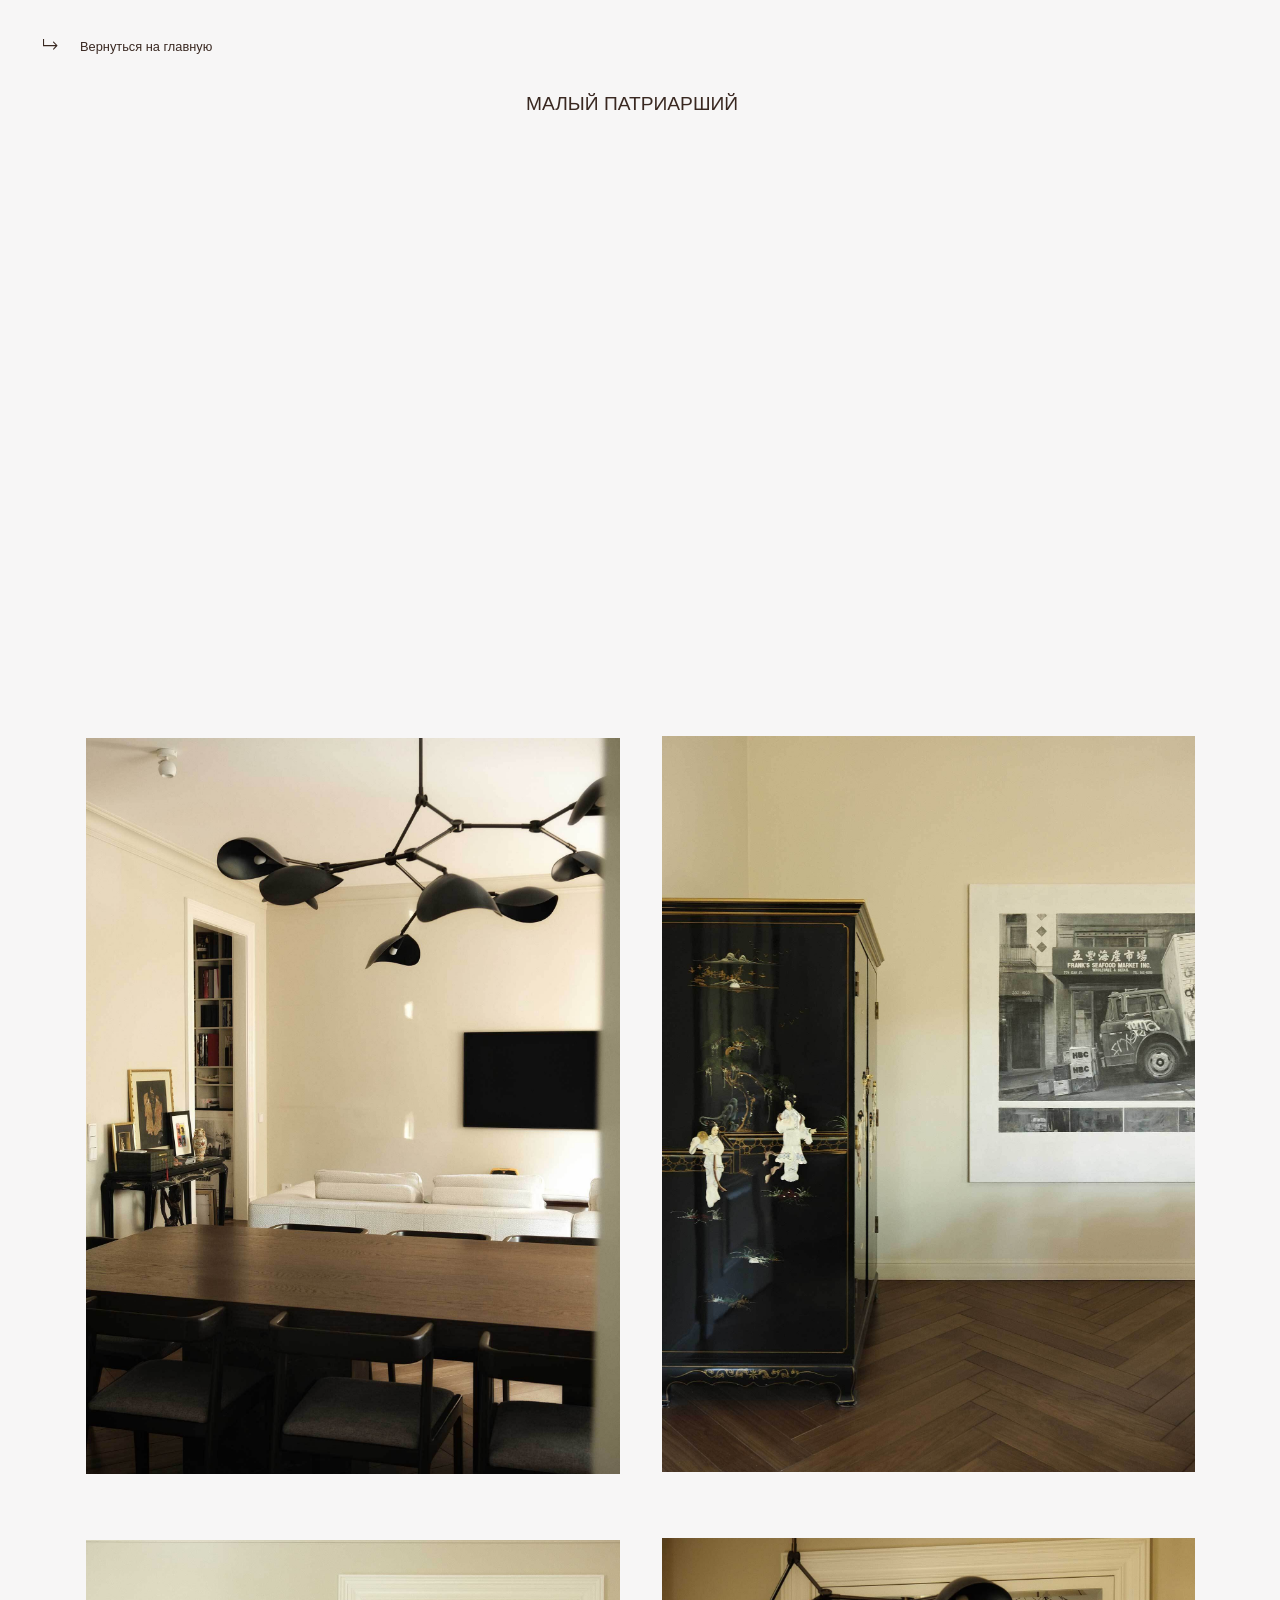
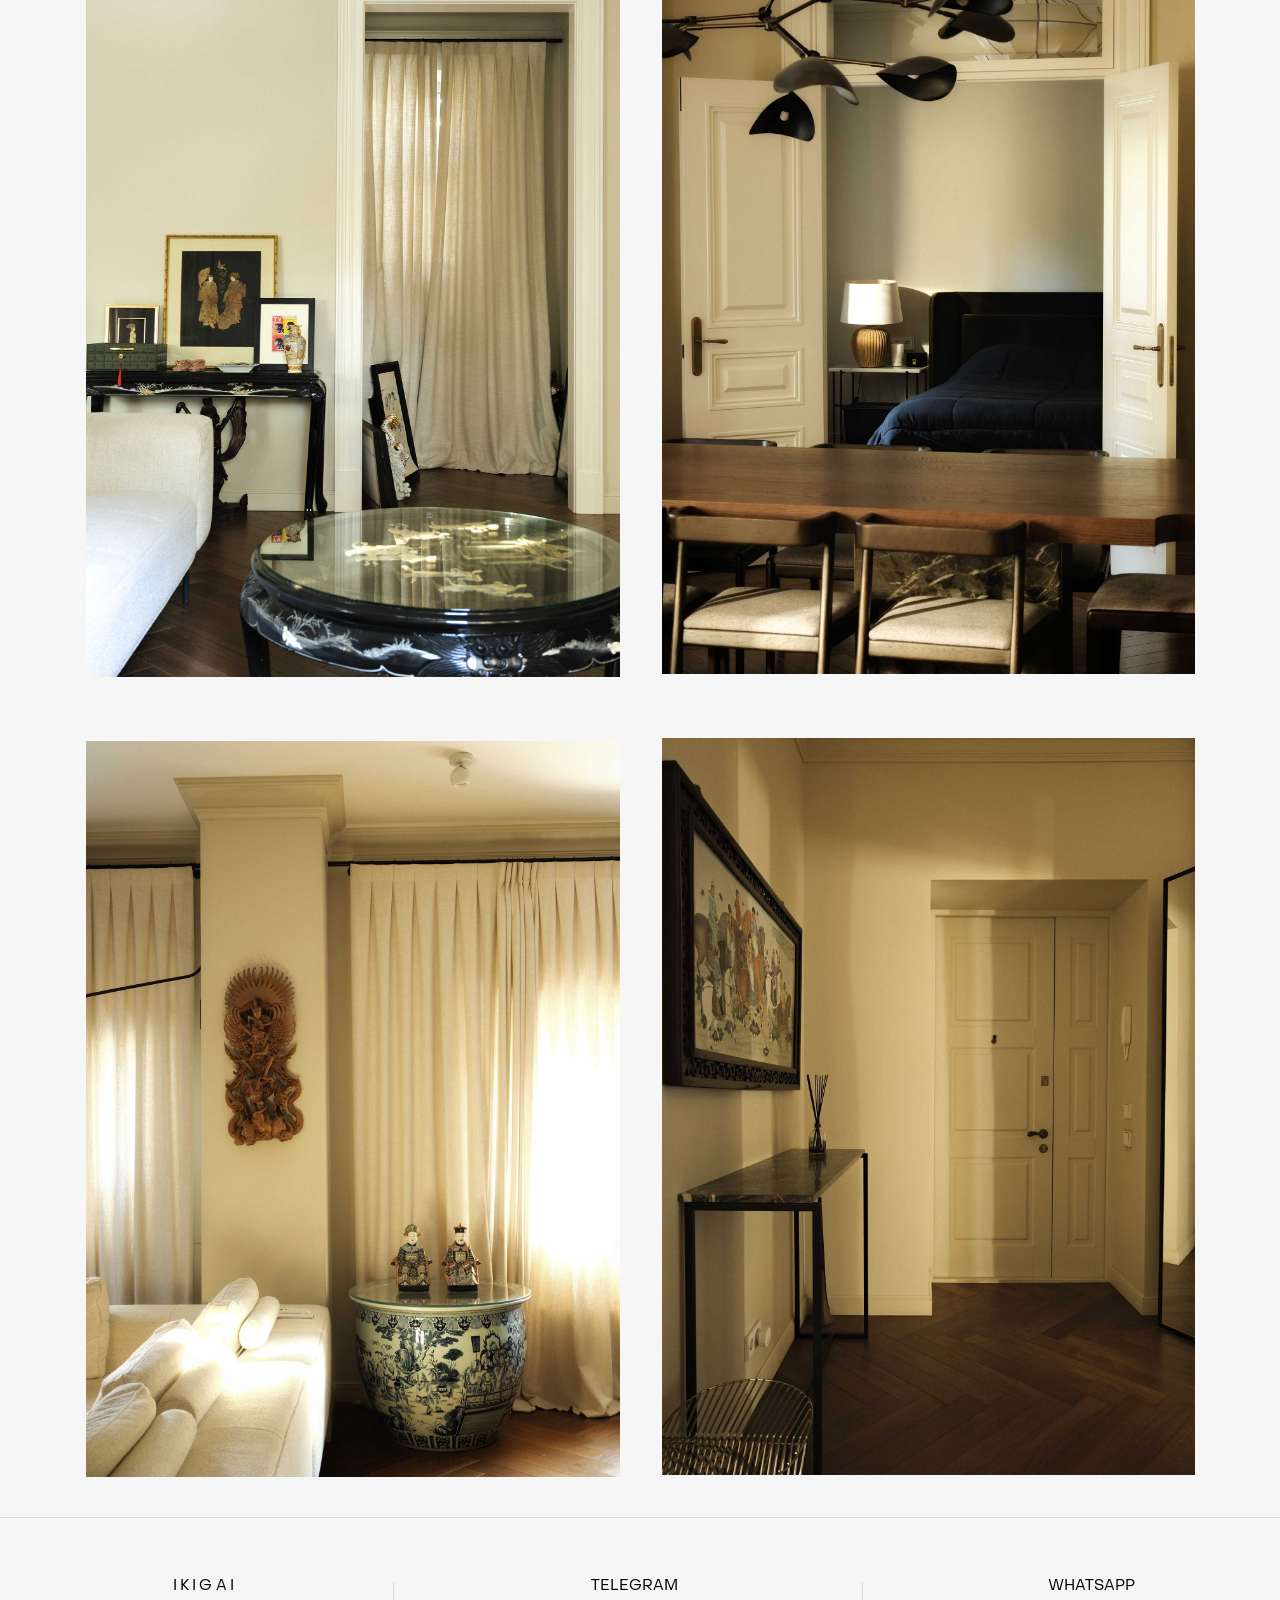
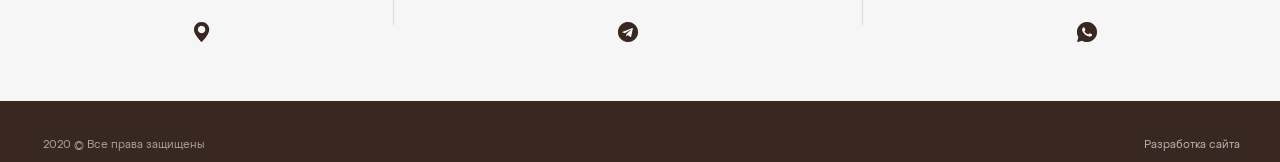
<file: minorpatriarchal.html>
<!DOCTYPE html> <html> <head><meta name="robots" content="noindex, nofollow"> <meta charset="utf-8" /> <meta http-equiv="Content-Type" content="text/html; charset=utf-8" /> <meta name="viewport" content="width=device-width, initial-scale=1.0" /> <!--metatextblock--> <title>Современный интерьер и антикварные акценты в квартире на Малой Патриаршей.</title> <meta name="description" content="Эксклюзивная квартира на Малой Патриаршей в Москве . Пространство с изысканным интерьером, сочетанием современного дизайна и антикварных акцентов. Авторская мебель, редкие предметы искусства, гармония света и пространства — идеальный дом для ценителей стиля и уюта." /> <meta property="og:url" content="minorpatriarchal" /> <meta property="og:title" content="Современный интерьер и антикварные акценты в квартире на Малой Патриаршей." /> <meta property="og:description" content="Эксклюзивная квартира на Малой Патриаршей в Москве . Пространство с изысканным интерьером, сочетанием современного дизайна и антикварных акцентов. Авторская мебель, редкие предметы искусства, гармония света и пространства — идеальный дом для ценителей стиля и уюта." /> <meta property="og:type" content="website" /> <meta property="og:image" content="assets/t/static/tild6166-6333-4937-a462-383261663034/IMG_4971-2.jpg" /> <link rel="canonical" href="minorpatriarchal"> <!--/metatextblock--> <meta name="format-detection" content="telephone=no" /> <meta http-equiv="x-dns-prefetch-control" content="on"> <link rel="dns-prefetch" href="https://ws.tildacdn.com"> <link rel="dns-prefetch" href="https://static.tildacdn.com"> <link rel="icon" type="image/x-icon" sizes="32x32" href="assets/t/static/tild3930-3738-4537-b833-633465376635/11.svg" media="(prefers-color-scheme: light)"/> <link rel="icon" type="image/x-icon" sizes="32x32" href="assets/t/static/tild6164-3938-4664-a464-316436323439/12.svg" media="(prefers-color-scheme: dark)"/> <link rel="icon" type="image/svg+xml" sizes="any" href="assets/t/static/tild3365-6462-4436-b266-346535393337/13.svg"> <link rel="apple-touch-icon" type="image/png" href="assets/t/static/tild3561-6139-4166-a632-343066393133/15.png"> <link rel="icon" type="image/png" sizes="192x192" href="assets/t/static/tild3561-6139-4166-a632-343066393133/15.png"> <!-- Assets --> <script src="assets/t/neo/js/tilda-fallback-1.0.min.js" async charset="utf-8"></script> <link rel="stylesheet" href="assets/t/static/css/tilda-grid-3.0.min.css" type="text/css" media="all" onerror="this.loaderr='y';"/> <link rel="stylesheet" href="assets/blocks/tilda-blocks.min.css" type="text/css" media="all" onerror="this.loaderr='y';" /> <link rel="stylesheet" href="assets/t/static/css/tilda-animation-2.0.min.css" type="text/css" media="all" onerror="this.loaderr='y';" /> <script nomodule src="assets/t/static/js/tilda-polyfill-1.0.min.js" charset="utf-8"></script> <script type="text/javascript">function t_onReady(func) {if(document.readyState!='loading') {func();} else {document.addEventListener('DOMContentLoaded',func);}}
function t_onFuncLoad(funcName,okFunc,time) {if(typeof window[funcName]==='function') {okFunc();} else {setTimeout(function() {t_onFuncLoad(funcName,okFunc,time);},(time||100));}}function t396_initialScale(t){var e=document.getElementById("rec"+t);if(e){var i=e.querySelector(".t396__artboard");if(i){window.tn_scale_initial_window_width||(window.tn_scale_initial_window_width=document.documentElement.clientWidth);var a=window.tn_scale_initial_window_width,r=[],n,l=i.getAttribute("data-artboard-screens");if(l){l=l.split(",");for(var o=0;o<l.length;o++)r[o]=parseInt(l[o],10)}else r=[320,480,640,960,1200];for(var o=0;o<r.length;o++){var d=r[o];a>=d&&(n=d)}var _="edit"===window.allrecords.getAttribute("data-tilda-mode"),c="center"===t396_getFieldValue(i,"valign",n,r),s="grid"===t396_getFieldValue(i,"upscale",n,r),w=t396_getFieldValue(i,"height_vh",n,r),g=t396_getFieldValue(i,"height",n,r),u=!!window.opr&&!!window.opr.addons||!!window.opera||-1!==navigator.userAgent.indexOf(" OPR/");if(!_&&c&&!s&&!w&&g&&!u){var h=parseFloat((a/n).toFixed(3)),f=[i,i.querySelector(".t396__carrier"),i.querySelector(".t396__filter")],v=Math.floor(parseInt(g,10)*h)+"px",p;i.style.setProperty("--initial-scale-height",v);for(var o=0;o<f.length;o++)f[o].style.setProperty("height","var(--initial-scale-height)");t396_scaleInitial__getElementsToScale(i).forEach((function(t){t.style.zoom=h}))}}}}function t396_scaleInitial__getElementsToScale(t){return t?Array.prototype.slice.call(t.children).filter((function(t){return t&&(t.classList.contains("t396__elem")||t.classList.contains("t396__group"))})):[]}function t396_getFieldValue(t,e,i,a){var r,n=a[a.length-1];if(!(r=i===n?t.getAttribute("data-artboard-"+e):t.getAttribute("data-artboard-"+e+"-res-"+i)))for(var l=0;l<a.length;l++){var o=a[l];if(!(o<=i)&&(r=o===n?t.getAttribute("data-artboard-"+e):t.getAttribute("data-artboard-"+e+"-res-"+o)))break}return r}window.TN_SCALE_INITIAL_VER="1.0",window.tn_scale_initial_window_width=null;</script> <script src="assets/t/static/js/jquery-1.10.2.min.js" charset="utf-8" onerror="this.loaderr='y';"></script> <script src="assets/t/static/js/tilda-scripts-3.0.min.js" charset="utf-8" defer onerror="this.loaderr='y';"></script> <script src="assets/blocks/tilda-blocks.min.js" charset="utf-8" async onerror="this.loaderr='y';"></script> <script src="assets/t/static/js/tilda-lazyload-1.0.min.js" charset="utf-8" async onerror="this.loaderr='y';"></script> <script src="assets/t/static/js/tilda-animation-2.0.min.js" charset="utf-8" async onerror="this.loaderr='y';"></script> <script src="assets/t/static/js/tilda-zero-1.1.min.js" charset="utf-8" async onerror="this.loaderr='y';"></script> <script src="assets/t/static/js/tilda-animation-sbs-1.0.min.js" charset="utf-8" async onerror="this.loaderr='y';"></script> <script src="assets/t/static/js/tilda-zero-scale-1.0.min.js" charset="utf-8" async onerror="this.loaderr='y';"></script> <script src="assets/t/static/js/tilda-events-1.0.min.js" charset="utf-8" async onerror="this.loaderr='y';"></script> <script type="text/javascript">window.dataLayer=window.dataLayer||[];</script> <script type="text/javascript">(function() {if((/bot|google|yandex|baidu|bing|msn|duckduckbot|teoma|slurp|crawler|spider|robot|crawling|facebook/i.test(navigator.userAgent))===false&&typeof(sessionStorage)!='undefined'&&sessionStorage.getItem('visited')!=='y'&&document.visibilityState){var style=document.createElement('style');style.type='text/css';style.innerHTML='@media screen and (min-width: 980px) {.t-records {opacity: 0;}.t-records_animated {-webkit-transition: opacity ease-in-out .2s;-moz-transition: opacity ease-in-out .2s;-o-transition: opacity ease-in-out .2s;transition: opacity ease-in-out .2s;}.t-records.t-records_visible {opacity: 1;}}';document.getElementsByTagName('head')[0].appendChild(style);function t_setvisRecs(){var alr=document.querySelectorAll('.t-records');Array.prototype.forEach.call(alr,function(el) {el.classList.add("t-records_animated");});setTimeout(function() {Array.prototype.forEach.call(alr,function(el) {el.classList.add("t-records_visible");});sessionStorage.setItem("visited","y");},400);}
document.addEventListener('DOMContentLoaded',t_setvisRecs);}})();</script></head> <body class="t-body" style="margin:0;"> <!--allrecords--> <div id="allrecords" class="t-records" data-hook="blocks-collection-content-node" data-tilda-project-id="14701236" data-tilda-page-id="79481826" data-tilda-page-alias="minorpatriarchal" data-tilda-formskey="bea3ee0891f5196e46e60aac14701236" data-tilda-cookie="no" data-tilda-lazy="yes" data-tilda-root-zone="com" data-tilda-project-country="RU"> <div id="rec1331140851" class="r t-rec" style=" " data-animationappear="off" data-record-type="396"> <!-- T396 --> <style>#rec1331140851 .t396__artboard {height:140px;background-color:#f7f6f6;}#rec1331140851 .t396__filter {height:140px;}#rec1331140851 .t396__carrier{height:140px;background-position:center center;background-attachment:scroll;background-size:cover;background-repeat:no-repeat;}@media screen and (max-width:1199px) {#rec1331140851 .t396__artboard,#rec1331140851 .t396__filter,#rec1331140851 .t396__carrier {}#rec1331140851 .t396__filter {}#rec1331140851 .t396__carrier {background-attachment:scroll;}}@media screen and (max-width:959px) {#rec1331140851 .t396__artboard,#rec1331140851 .t396__filter,#rec1331140851 .t396__carrier {}#rec1331140851 .t396__filter {}#rec1331140851 .t396__carrier {background-attachment:scroll;}}@media screen and (max-width:767px) {#rec1331140851 .t396__artboard,#rec1331140851 .t396__filter,#rec1331140851 .t396__carrier {height:120px;}#rec1331140851 .t396__filter {}#rec1331140851 .t396__carrier {background-attachment:scroll;}}#rec1331140851 .tn-elem[data-elem-id="1758371145385"]{color:#392821;z-index:3;top:83px;;left:calc(50% - 600px + 493px);;width:213px;height:auto;}#rec1331140851 .tn-elem[data-elem-id="1758371145385"] .tn-atom{vertical-align:middle;color:#392821;font-size:18px;font-family:'Test',Arial,sans-serif;line-height:1.55;font-weight:400;text-transform:uppercase;background-position:center center;border-width:var(--t396-borderwidth,0);border-style:var(--t396-borderstyle,solid);border-color:var(--t396-bordercolor,transparent);transition:background-color var(--t396-speedhover,0s) ease-in-out,color var(--t396-speedhover,0s) ease-in-out,border-color var(--t396-speedhover,0s) ease-in-out,box-shadow var(--t396-shadowshoverspeed,0.2s) ease-in-out;text-shadow:var(--t396-shadow-text-x,0px) var(--t396-shadow-text-y,0px) var(--t396-shadow-text-blur,0px) rgba(var(--t396-shadow-text-color),var(--t396-shadow-text-opacity,100%));}@media screen and (max-width:1199px){#rec1331140851 .tn-elem[data-elem-id="1758371145385"]{display:table;left:calc(50% - 480px + 373px);;height:auto;}}@media screen and (max-width:959px){#rec1331140851 .tn-elem[data-elem-id="1758371145385"]{display:table;left:calc(50% - 384px + 278px);;height:auto;}}@media screen and (max-width:767px){#rec1331140851 .tn-elem[data-elem-id="1758371145385"]{display:table;left:calc(50% - 180px + 85px);;width:189px;height:auto;}#rec1331140851 .tn-elem[data-elem-id="1758371145385"] .tn-atom{font-size:16px;background-size:cover;}}#rec1331140851 .tn-elem[data-elem-id="1758372058022"]{color:#392821;text-align:center;z-index:3;top:35px;;left:calc(50% - 600px + 58px);;width:158px;height:18px;}#rec1331140851 .tn-elem[data-elem-id="1758372058022"] .tn-atom{color:#392821;font-size:12px;font-family:'Test',Arial,sans-serif;line-height:1.25;font-weight:400;border-radius:30px 30px 30px 30px;background-position:center center;border-width:var(--t396-borderwidth,0);border-style:var(--t396-borderstyle,solid);border-color:transparent;--t396-speedhover:0.2s;transition:background-color var(--t396-speedhover,0s) ease-in-out,color var(--t396-speedhover,0s) ease-in-out,border-color var(--t396-speedhover,0s) ease-in-out,box-shadow var(--t396-shadowshoverspeed,0.2s) ease-in-out;position:relative;z-index:1;background-color:transparent;background-image:none;-webkit-box-pack:center;-ms-flex-pack:center;justify-content:center;}#rec1331140851 .tn-elem[data-elem-id="1758372058022"] .tn-atom::before,#rec1331140851 .tn-elem[data-elem-id="1758372058022"] .tn-atom::after{--t396-borderoffset:calc(var(--t396-borderwidth,0px) * var(--t396-borderstyle-existed,1));content:'';position:absolute;width:calc(100% + 2 * var(--t396-borderoffset));height:calc(100% + 2 * var(--t396-borderoffset));left:calc(-1 * var(--t396-borderoffset));top:calc(-1 * var(--t396-borderoffset));box-sizing:border-box;background-origin:border-box;background-clip:border-box;pointer-events:none;border-radius:30px 30px 30px 30px;border-width:var(--t396-borderwidth,0);border-style:var(--t396-borderstyle,solid);transition:opacity var(--t396-speedhover,0s) ease-in-out;;}#rec1331140851 .tn-elem[data-elem-id="1758372058022"] .tn-atom::before{z-index:-2;opacity:1;border-color:var(--t396-bordercolor,transparent);background-color:var(--t396-bgcolor-color,transparent);background-image:var(--t396-bgcolor-image,none);}#rec1331140851 .tn-elem[data-elem-id="1758372058022"] .tn-atom::after{z-index:-1;opacity:0;border-color:var(--t396-bordercolor-hover,var(--t396-bordercolor,transparent));background-color:var(--t396-bgcolor-hover-color,var(--t396-bgcolor-color,transparent));background-image:var(--t396-bgcolor-hover-image,var(--t396-bgcolor-image,none));}#rec1331140851 .tn-elem[data-elem-id="1758372058022"] .tn-atom .tn-atom__button-text{transition:color var(--t396-speedhover,0s) ease-in-out;color:#392821;}@media (hover),(min-width:0\0){#rec1331140851 .tn-elem[data-elem-id="1758372058022"] .tn-atom:hover::after{opacity:1;}}@media screen and (max-width:1199px){#rec1331140851 .tn-elem[data-elem-id="1758372058022"]{display:block;top:34px;;left:calc(50% - 480px + 57px);;width:px;}#rec1331140851 .tn-elem[data-elem-id="1758372058022"] .tn-atom{white-space:normal;background-size:cover;}#rec1331140851 .tn-elem[data-elem-id="1758372058022"] .tn-atom .tn-atom__button-text{overflow:visible;}}@media screen and (max-width:959px){#rec1331140851 .tn-elem[data-elem-id="1758372058022"]{display:block;width:px;}#rec1331140851 .tn-elem[data-elem-id="1758372058022"] .tn-atom{white-space:normal;background-size:cover;}#rec1331140851 .tn-elem[data-elem-id="1758372058022"] .tn-atom .tn-atom__button-text{overflow:visible;}}@media screen and (max-width:767px){#rec1331140851 .tn-elem[data-elem-id="1758372058022"]{display:block;top:32px;;left:calc(50% - 180px + 28px);;width:px;}#rec1331140851 .tn-elem[data-elem-id="1758372058022"] .tn-atom{white-space:normal;background-size:cover;}#rec1331140851 .tn-elem[data-elem-id="1758372058022"] .tn-atom .tn-atom__button-text{overflow:visible;}}#rec1331140851 .tn-elem[data-elem-id="175838056929676300"]{z-index:3;top:37px;;left:calc(50% - 600px + 40px);;width:14px;height:auto;}#rec1331140851 .tn-elem.t396__elem--anim-hidden[data-elem-id="175838056929676300"]{opacity:0;}#rec1331140851 .tn-elem[data-elem-id="175838056929676300"] .tn-atom{border-radius:0px 0px 0px 0px;background-position:center center;border-width:var(--t396-borderwidth,0);border-style:var(--t396-borderstyle,solid);border-color:var(--t396-bordercolor,transparent);transition:background-color var(--t396-speedhover,0s) ease-in-out,color var(--t396-speedhover,0s) ease-in-out,border-color var(--t396-speedhover,0s) ease-in-out,box-shadow var(--t396-shadowshoverspeed,0.2s) ease-in-out;}#rec1331140851 .tn-elem[data-elem-id="175838056929676300"] .tn-atom__img{border-radius:0px 0px 0px 0px;object-position:center center;}@media screen and (max-width:1199px){#rec1331140851 .tn-elem[data-elem-id="175838056929676300"]{display:table;top:37px;;left:calc(50% - 480px + 40px);;height:auto;}}@media screen and (max-width:959px){#rec1331140851 .tn-elem[data-elem-id="175838056929676300"]{display:table;top:37px;;left:calc(50% - 384px + 40px);;height:auto;}}@media screen and (max-width:767px){#rec1331140851 .tn-elem[data-elem-id="175838056929676300"]{display:table;top:34px;;left:calc(50% - 180px + 10px);;height:auto;}}#rec1331140851 .tn-elem[data-elem-id="175838056930417880"]{z-index:3;top:39px;;left:calc(50% - 600px + 40px);;width:18px;height:auto;}#rec1331140851 .tn-elem.t396__elem--anim-hidden[data-elem-id="175838056930417880"]{opacity:0;}#rec1331140851 .tn-elem[data-elem-id="175838056930417880"] .tn-atom{border-radius:0px 0px 0px 0px;background-position:center center;border-width:var(--t396-borderwidth,0);border-style:var(--t396-borderstyle,solid);border-color:var(--t396-bordercolor,transparent);transition:background-color var(--t396-speedhover,0s) ease-in-out,color var(--t396-speedhover,0s) ease-in-out,border-color var(--t396-speedhover,0s) ease-in-out,box-shadow var(--t396-shadowshoverspeed,0.2s) ease-in-out;}#rec1331140851 .tn-elem[data-elem-id="175838056930417880"] .tn-atom__img{border-radius:0px 0px 0px 0px;object-position:center center;}@media screen and (max-width:1199px){#rec1331140851 .tn-elem[data-elem-id="175838056930417880"]{display:table;top:39px;;left:calc(50% - 480px + 40px);;height:auto;}}@media screen and (max-width:959px){#rec1331140851 .tn-elem[data-elem-id="175838056930417880"]{display:table;top:39px;;left:calc(50% - 384px + 40px);;height:auto;}}@media screen and (max-width:767px){#rec1331140851 .tn-elem[data-elem-id="175838056930417880"]{display:table;top:36px;;left:calc(50% - 180px + 10px);;height:auto;}}#rec1331140851 .tn-elem[data-elem-id="175838056930840160"]{z-index:3;top:37px;;left:calc(50% - 600px + 40px);;width:14px;height:auto;}#rec1331140851 .tn-elem[data-elem-id="175838056930840160"] .tn-atom{border-radius:0px 0px 0px 0px;background-position:center center;border-width:var(--t396-borderwidth,0);border-style:var(--t396-borderstyle,solid);border-color:var(--t396-bordercolor,transparent);transition:background-color var(--t396-speedhover,0s) ease-in-out,color var(--t396-speedhover,0s) ease-in-out,border-color var(--t396-speedhover,0s) ease-in-out,box-shadow var(--t396-shadowshoverspeed,0.2s) ease-in-out;}#rec1331140851 .tn-elem[data-elem-id="175838056930840160"] .tn-atom__img{border-radius:0px 0px 0px 0px;object-position:center center;}@media screen and (max-width:1199px){#rec1331140851 .tn-elem[data-elem-id="175838056930840160"]{display:table;top:37px;;left:calc(50% - 480px + 40px);;height:auto;}}@media screen and (max-width:959px){#rec1331140851 .tn-elem[data-elem-id="175838056930840160"]{display:table;top:37px;;left:calc(50% - 384px + 40px);;height:auto;}}@media screen and (max-width:767px){#rec1331140851 .tn-elem[data-elem-id="175838056930840160"]{display:table;top:34px;;left:calc(50% - 180px + 10px);;height:auto;}}</style> <div class='t396'> <div class="t396__artboard" data-artboard-recid="1331140851" data-artboard-screens="360,768,960,1200" data-artboard-height="140" data-artboard-valign="center" data-artboard-upscale="window" data-artboard-height-res-360="120"> <div class="t396__carrier" data-artboard-recid="1331140851"></div> <div class="t396__filter" data-artboard-recid="1331140851"></div> <div class='t396__elem tn-elem tn-elem__13311408511758371145385' data-elem-id='1758371145385' data-elem-type='text' data-field-top-value="83" data-field-left-value="493" data-field-height-value="28" data-field-width-value="213" data-field-axisy-value="top" data-field-axisx-value="left" data-field-container-value="grid" data-field-topunits-value="px" data-field-leftunits-value="px" data-field-heightunits-value="px" data-field-widthunits-value="px" data-field-textfit-value="autoheight" data-field-fontsize-value="18" data-field-left-res-360-value="85" data-field-width-res-360-value="189" data-field-fontsize-res-360-value="16" data-field-left-res-768-value="278" data-field-left-res-960-value="373"> <div class='tn-atom'field='tn_text_1758371145385'>Малый Патриарший</div> </div> <div class='t396__elem tn-elem tn-elem__13311408511758372058022' data-elem-id='1758372058022' data-elem-type='button' data-field-top-value="35" data-field-left-value="58" data-field-height-value="18" data-field-width-value="158" data-field-axisy-value="top" data-field-axisx-value="left" data-field-container-value="grid" data-field-topunits-value="px" data-field-leftunits-value="px" data-field-heightunits-value="px" data-field-widthunits-value="px" data-field-fontsize-value="12" data-field-top-res-360-value="32" data-field-left-res-360-value="28" data-field-top-res-960-value="34" data-field-left-res-960-value="57"> <a class='tn-atom' href="/#gallery"> <div class='tn-atom__button-content'> <span class="tn-atom__button-text">Вернуться на главную</span> </div> </a> </div> <div class='t396__elem tn-elem tn-elem__1331140851175838056929676300 ' data-elem-id='175838056929676300' data-elem-type='image' data-field-top-value="37" data-field-left-value="40" data-field-height-value="10" data-field-width-value="14" data-field-axisy-value="top" data-field-axisx-value="left" data-field-container-value="grid" data-field-topunits-value="px" data-field-leftunits-value="px" data-field-heightunits-value="px" data-field-widthunits-value="px" data-animate-mobile="y" data-animate-sbs-event="hover" data-animate-sbs-trgels="175760040017912680,1758372058022" data-animate-sbs-opts="[{'mx':0,'my':0,'sx':1,'sy':1,'op':1,'ro':0,'ti':0,'ea':'0','dt':0},{'mx':0,'my':0,'sx':1,'sy':1,'op':0,'ro':0,'ti':100,'ea':'0','dt':0}]" data-field-filewidth-value="14" data-field-fileheight-value="10" data-field-heightmode-value="hug" data-field-top-res-360-value="34" data-field-left-res-360-value="10" data-field-height-res-360-value="10" data-field-top-res-768-value="37" data-field-left-res-768-value="40" data-field-height-res-768-value="10" data-field-top-res-960-value="37" data-field-left-res-960-value="40" data-field-height-res-960-value="10"> <div class='tn-atom'> <img class='tn-atom__img t-img' data-original='assets/t/static/tild3833-3064-4566-a639-333635623966/G222222roup_13213163.svg'
src='assets/t/static/tild3833-3064-4566-a639-333635623966/G222222roup_13213163.svg'
alt='' imgfield='tn_img_175838056929676300'
/> </div> </div> <div class='t396__elem tn-elem tn-elem__1331140851175838056930417880 t396__elem--anim-hidden' data-elem-id='175838056930417880' data-elem-type='image' data-field-top-value="39" data-field-left-value="40" data-field-height-value="8" data-field-width-value="18" data-field-axisy-value="top" data-field-axisx-value="left" data-field-container-value="grid" data-field-topunits-value="px" data-field-leftunits-value="px" data-field-heightunits-value="px" data-field-widthunits-value="px" data-animate-mobile="y" data-animate-sbs-event="hover" data-animate-sbs-trgels="175760040017912680,1758372058022" data-animate-sbs-opts="[{'mx':0,'my':0,'sx':1,'sy':1,'op':1,'ro':0,'ti':0,'ea':'0','dt':0},{'mx':0,'my':0,'sx':1,'sy':1,'op':0,'ro':0,'ti':0,'ea':'0','dt':0},{'mx':0,'my':0,'sx':1,'sy':1,'op':1,'ro':0,'ti':100,'ea':'0','dt':0}]" data-field-filewidth-value="18" data-field-fileheight-value="8" data-field-heightmode-value="hug" data-field-top-res-360-value="36" data-field-left-res-360-value="10" data-field-height-res-360-value="8" data-field-top-res-768-value="39" data-field-left-res-768-value="40" data-field-height-res-768-value="8" data-field-top-res-960-value="39" data-field-left-res-960-value="40" data-field-height-res-960-value="8"> <div class='tn-atom'> <img class='tn-atom__img t-img' data-original='assets/t/static/tild6432-6461-4237-a530-373861643531/Group_1321316309.svg'
src='assets/t/static/tild6432-6461-4237-a530-373861643531/Group_1321316309.svg'
alt='' imgfield='tn_img_175838056930417880'
/> </div> </div> <div class='t396__elem tn-elem tn-elem__1331140851175838056930840160' data-elem-id='175838056930840160' data-elem-type='image' data-field-top-value="37" data-field-left-value="40" data-field-height-value="10" data-field-width-value="14" data-field-axisy-value="top" data-field-axisx-value="left" data-field-container-value="grid" data-field-topunits-value="px" data-field-leftunits-value="px" data-field-heightunits-value="px" data-field-widthunits-value="px" data-field-filewidth-value="14" data-field-fileheight-value="10" data-field-heightmode-value="hug" data-field-top-res-360-value="34" data-field-left-res-360-value="10" data-field-height-res-360-value="10" data-field-top-res-768-value="37" data-field-left-res-768-value="40" data-field-height-res-768-value="10" data-field-top-res-960-value="37" data-field-left-res-960-value="40" data-field-height-res-960-value="10"> <div class='tn-atom'> <img class='tn-atom__img t-img' data-original='assets/t/static/tild3534-3835-4464-b839-373034343766/1212.svg'
src='assets/t/static/tild3534-3835-4464-b839-373034343766/1212.svg'
alt='' imgfield='tn_img_175838056930840160'
/> </div> </div> </div> </div> <script>t_onFuncLoad('t396_initialScale',function() {t396_initialScale('1331140851');});t_onReady(function() {t_onFuncLoad('t396_init',function() {t396_init('1331140851');});});</script> <!-- /T396 --> </div> <div id="rec1331190861" class="r t-rec" style=" " data-animationappear="off" data-record-type="396"> <!-- T396 --> <style>#rec1331190861 .t396__artboard {height:2780px;background-color:#f7f6f6;}#rec1331190861 .t396__filter {height:2780px;}#rec1331190861 .t396__carrier{height:2780px;background-position:center center;background-attachment:scroll;background-size:cover;background-repeat:no-repeat;}@media screen and (max-width:1199px) {#rec1331190861 .t396__artboard,#rec1331190861 .t396__filter,#rec1331190861 .t396__carrier {height:2140px;}#rec1331190861 .t396__filter {}#rec1331190861 .t396__carrier {background-attachment:scroll;}}@media screen and (max-width:959px) {#rec1331190861 .t396__artboard,#rec1331190861 .t396__filter,#rec1331190861 .t396__carrier {height:1910px;}#rec1331190861 .t396__filter {}#rec1331190861 .t396__carrier {background-attachment:scroll;}}@media screen and (max-width:767px) {#rec1331190861 .t396__artboard,#rec1331190861 .t396__filter,#rec1331190861 .t396__carrier {height:2697px;}#rec1331190861 .t396__filter {}#rec1331190861 .t396__carrier {background-attachment:scroll;}}#rec1331190861 .tn-elem[data-elem-id="1758372348216"]{z-index:3;top:2052px;;left:calc(50% - 600px + 620px);;width:500px;height:690px;}#rec1331190861 .tn-elem[data-elem-id="1758372348216"] .tn-atom{border-radius:0px 0px 0px 0px;background-position:center center;background-size:cover;background-repeat:no-repeat;border-width:var(--t396-borderwidth,0);border-style:var(--t396-borderstyle,solid);border-color:var(--t396-bordercolor,transparent);transition:background-color var(--t396-speedhover,0s) ease-in-out,color var(--t396-speedhover,0s) ease-in-out,border-color var(--t396-speedhover,0s) ease-in-out,box-shadow var(--t396-shadowshoverspeed,0.2s) ease-in-out;}@media screen and (max-width:1199px){#rec1331190861 .tn-elem[data-elem-id="1758372348216"]{display:table;top:1610px;;left:calc(50% - 480px + 500px);;width:380px;height:490px;}}@media screen and (max-width:959px){#rec1331190861 .tn-elem[data-elem-id="1758372348216"]{display:table;top:1470px;;left:calc(50% - 384px + 404px);;width:304px;height:400px;}}@media screen and (max-width:767px){#rec1331190861 .tn-elem[data-elem-id="1758372348216"]{display:table;top:2426px;;left:calc(50% - 180px + 10px);;width:340px;height:251px;}}#rec1331190861 .tn-elem[data-elem-id="175837315504168030"]{z-index:3;top:2054px;;left:calc(50% - 600px + 81px);;width:500px;height:690px;}#rec1331190861 .tn-elem[data-elem-id="175837315504168030"] .tn-atom{border-radius:0px 0px 0px 0px;background-position:center center;background-size:cover;background-repeat:no-repeat;border-width:var(--t396-borderwidth,0);border-style:var(--t396-borderstyle,solid);border-color:var(--t396-bordercolor,transparent);transition:background-color var(--t396-speedhover,0s) ease-in-out,color var(--t396-speedhover,0s) ease-in-out,border-color var(--t396-speedhover,0s) ease-in-out,box-shadow var(--t396-shadowshoverspeed,0.2s) ease-in-out;}@media screen and (max-width:1199px){#rec1331190861 .tn-elem[data-elem-id="175837315504168030"]{display:table;top:1612px;;left:calc(50% - 480px + 80px);;width:380px;height:490px;}}@media screen and (max-width:959px){#rec1331190861 .tn-elem[data-elem-id="175837315504168030"]{display:table;top:1472px;;left:calc(50% - 384px + 60px);;width:304px;height:400px;}}@media screen and (max-width:767px){#rec1331190861 .tn-elem[data-elem-id="175837315504168030"]{display:table;top:1955px;;left:calc(50% - 180px + 10px);;width:340px;height:451px;}}#rec1331190861 .tn-elem[data-elem-id="175837328845281940"]{z-index:3;top:1302px;;left:calc(50% - 600px + 620px);;width:500px;height:690px;}#rec1331190861 .tn-elem[data-elem-id="175837328845281940"] .tn-atom{border-radius:0px 0px 0px 0px;background-position:center center;background-size:cover;background-repeat:no-repeat;border-width:var(--t396-borderwidth,0);border-style:var(--t396-borderstyle,solid);border-color:var(--t396-bordercolor,transparent);transition:background-color var(--t396-speedhover,0s) ease-in-out,color var(--t396-speedhover,0s) ease-in-out,border-color var(--t396-speedhover,0s) ease-in-out,box-shadow var(--t396-shadowshoverspeed,0.2s) ease-in-out;}@media screen and (max-width:1199px){#rec1331190861 .tn-elem[data-elem-id="175837328845281940"]{display:table;top:1080px;;left:calc(50% - 480px + 500px);;width:380px;height:490px;}}@media screen and (max-width:959px){#rec1331190861 .tn-elem[data-elem-id="175837328845281940"]{display:table;top:1010px;;left:calc(50% - 384px + 404px);;width:304px;height:400px;}}@media screen and (max-width:767px){#rec1331190861 .tn-elem[data-elem-id="175837328845281940"]{display:table;top:1484px;;left:calc(50% - 180px + 10px);;width:340px;height:451px;}}#rec1331190861 .tn-elem[data-elem-id="175837328845451850"]{z-index:3;top:1304px;;left:calc(50% - 600px + 81px);;width:500px;height:690px;}#rec1331190861 .tn-elem[data-elem-id="175837328845451850"] .tn-atom{border-radius:0px 0px 0px 0px;background-position:center center;background-size:cover;background-repeat:no-repeat;border-width:var(--t396-borderwidth,0);border-style:var(--t396-borderstyle,solid);border-color:var(--t396-bordercolor,transparent);transition:background-color var(--t396-speedhover,0s) ease-in-out,color var(--t396-speedhover,0s) ease-in-out,border-color var(--t396-speedhover,0s) ease-in-out,box-shadow var(--t396-shadowshoverspeed,0.2s) ease-in-out;}@media screen and (max-width:1199px){#rec1331190861 .tn-elem[data-elem-id="175837328845451850"]{display:table;top:1082px;;left:calc(50% - 480px + 80px);;width:380px;height:490px;}}@media screen and (max-width:959px){#rec1331190861 .tn-elem[data-elem-id="175837328845451850"]{display:table;top:1012px;;left:calc(50% - 384px + 60px);;width:304px;height:400px;}}@media screen and (max-width:767px){#rec1331190861 .tn-elem[data-elem-id="175837328845451850"]{display:table;top:1213px;;left:calc(50% - 180px + 10px);;width:340px;height:251px;}}#rec1331190861 .tn-elem[data-elem-id="175837324929395070"]{z-index:3;top:550px;;left:calc(50% - 600px + 620px);;width:500px;height:690px;}#rec1331190861 .tn-elem[data-elem-id="175837324929395070"] .tn-atom{border-radius:0px 0px 0px 0px;background-position:center center;background-size:cover;background-repeat:no-repeat;border-width:var(--t396-borderwidth,0);border-style:var(--t396-borderstyle,solid);border-color:var(--t396-bordercolor,transparent);transition:background-color var(--t396-speedhover,0s) ease-in-out,color var(--t396-speedhover,0s) ease-in-out,border-color var(--t396-speedhover,0s) ease-in-out,box-shadow var(--t396-shadowshoverspeed,0.2s) ease-in-out;}@media screen and (max-width:1199px){#rec1331190861 .tn-elem[data-elem-id="175837324929395070"]{display:table;left:calc(50% - 480px + 500px);;width:380px;height:490px;}}@media screen and (max-width:959px){#rec1331190861 .tn-elem[data-elem-id="175837324929395070"]{display:table;left:calc(50% - 384px + 404px);;width:304px;height:400px;}}@media screen and (max-width:767px){#rec1331190861 .tn-elem[data-elem-id="175837324929395070"]{display:table;top:742px;;left:calc(50% - 180px + 10px);;width:340px;height:451px;}}#rec1331190861 .tn-elem[data-elem-id="175837324929848470"]{z-index:3;top:552px;;left:calc(50% - 600px + 81px);;width:500px;height:690px;}#rec1331190861 .tn-elem[data-elem-id="175837324929848470"] .tn-atom{border-radius:0px 0px 0px 0px;background-position:center center;background-size:cover;background-repeat:no-repeat;border-width:var(--t396-borderwidth,0);border-style:var(--t396-borderstyle,solid);border-color:var(--t396-bordercolor,transparent);transition:background-color var(--t396-speedhover,0s) ease-in-out,color var(--t396-speedhover,0s) ease-in-out,border-color var(--t396-speedhover,0s) ease-in-out,box-shadow var(--t396-shadowshoverspeed,0.2s) ease-in-out;}@media screen and (max-width:1199px){#rec1331190861 .tn-elem[data-elem-id="175837324929848470"]{display:table;left:calc(50% - 480px + 80px);;width:380px;height:490px;}}@media screen and (max-width:959px){#rec1331190861 .tn-elem[data-elem-id="175837324929848470"]{display:table;left:calc(50% - 384px + 60px);;width:304px;height:400px;}}@media screen and (max-width:767px){#rec1331190861 .tn-elem[data-elem-id="175837324929848470"]{display:table;top:271px;;left:calc(50% - 180px + 10px);;width:340px;height:451px;}}#rec1331190861 .tn-elem[data-elem-id="175837312307199560"]{z-index:3;top:0px;;left:calc(50% - 600px + 80px);;width:1040px;height:490px;}#rec1331190861 .tn-elem[data-elem-id="175837312307199560"] .tn-atom{border-radius:0px 0px 0px 0px;background-position:center center;border-width:var(--t396-borderwidth,0);border-style:var(--t396-borderstyle,solid);border-color:var(--t396-bordercolor,transparent);transition:background-color var(--t396-speedhover,0s) ease-in-out,color var(--t396-speedhover,0s) ease-in-out,border-color var(--t396-speedhover,0s) ease-in-out,box-shadow var(--t396-shadowshoverspeed,0.2s) ease-in-out;}@media screen and (max-width:1199px){#rec1331190861 .tn-elem[data-elem-id="175837312307199560"]{display:table;width:800px;}}@media screen and (max-width:959px){#rec1331190861 .tn-elem[data-elem-id="175837312307199560"]{display:table;left:calc(50% - 384px + 60px);;width:648px;}}@media screen and (max-width:767px){#rec1331190861 .tn-elem[data-elem-id="175837312307199560"]{display:table;left:calc(50% - 180px + 10px);;width:340px;height:251px;}}</style> <div class='t396'> <div class="t396__artboard" data-artboard-recid="1331190861" data-artboard-screens="360,768,960,1200" data-artboard-height="2780" data-artboard-valign="center" data-artboard-upscale="window" data-artboard-height-res-360="2697" data-artboard-height-res-768="1910" data-artboard-height-res-960="2140"> <div class="t396__carrier" data-artboard-recid="1331190861"></div> <div class="t396__filter" data-artboard-recid="1331190861"></div> <div class='t396__elem tn-elem tn-elem__13311908611758372348216' data-elem-id='1758372348216' data-elem-type='shape' data-field-top-value="2052" data-field-left-value="620" data-field-height-value="690" data-field-width-value="500" data-field-axisy-value="top" data-field-axisx-value="left" data-field-container-value="grid" data-field-topunits-value="px" data-field-leftunits-value="px" data-field-heightunits-value="px" data-field-widthunits-value="px" data-field-widthmode-value="fixed" data-field-heightmode-value="fixed" data-field-top-res-360-value="2426" data-field-left-res-360-value="10" data-field-height-res-360-value="251" data-field-width-res-360-value="340" data-field-widthmode-res-360-value="fixed" data-field-heightmode-res-360-value="fixed" data-field-top-res-768-value="1470" data-field-left-res-768-value="404" data-field-height-res-768-value="400" data-field-width-res-768-value="304" data-field-widthmode-res-768-value="fixed" data-field-heightmode-res-768-value="fixed" data-field-top-res-960-value="1610" data-field-left-res-960-value="500" data-field-height-res-960-value="490" data-field-width-res-960-value="380" data-field-widthmode-res-960-value="fixed" data-field-heightmode-res-960-value="fixed"> <div class='tn-atom t-bgimg' data-original="assets/t/static/tild6631-3638-4163-a465-646536353061/IMG_4962-2.jpg"
aria-label='' role="img"> </div> </div> <div class='t396__elem tn-elem tn-elem__1331190861175837315504168030' data-elem-id='175837315504168030' data-elem-type='shape' data-field-top-value="2054" data-field-left-value="81" data-field-height-value="690" data-field-width-value="500" data-field-axisy-value="top" data-field-axisx-value="left" data-field-container-value="grid" data-field-topunits-value="px" data-field-leftunits-value="px" data-field-heightunits-value="px" data-field-widthunits-value="px" data-field-widthmode-value="fixed" data-field-heightmode-value="fixed" data-field-top-res-360-value="1955" data-field-left-res-360-value="10" data-field-height-res-360-value="451" data-field-width-res-360-value="340" data-field-widthmode-res-360-value="fixed" data-field-heightmode-res-360-value="fixed" data-field-top-res-768-value="1472" data-field-left-res-768-value="60" data-field-height-res-768-value="400" data-field-width-res-768-value="304" data-field-widthmode-res-768-value="fixed" data-field-heightmode-res-768-value="fixed" data-field-top-res-960-value="1612" data-field-left-res-960-value="80" data-field-height-res-960-value="490" data-field-width-res-960-value="380" data-field-widthmode-res-960-value="fixed" data-field-heightmode-res-960-value="fixed"> <div class='tn-atom t-bgimg' data-original="assets/t/static/tild3061-3937-4533-b537-623238613065/IMG_4960-2.jpg"
aria-label='' role="img"> </div> </div> <div class='t396__elem tn-elem tn-elem__1331190861175837328845281940' data-elem-id='175837328845281940' data-elem-type='shape' data-field-top-value="1302" data-field-left-value="620" data-field-height-value="690" data-field-width-value="500" data-field-axisy-value="top" data-field-axisx-value="left" data-field-container-value="grid" data-field-topunits-value="px" data-field-leftunits-value="px" data-field-heightunits-value="px" data-field-widthunits-value="px" data-field-widthmode-value="fixed" data-field-heightmode-value="fixed" data-field-top-res-360-value="1484" data-field-left-res-360-value="10" data-field-height-res-360-value="451" data-field-width-res-360-value="340" data-field-widthmode-res-360-value="fixed" data-field-heightmode-res-360-value="fixed" data-field-top-res-768-value="1010" data-field-left-res-768-value="404" data-field-height-res-768-value="400" data-field-width-res-768-value="304" data-field-widthmode-res-768-value="fixed" data-field-heightmode-res-768-value="fixed" data-field-top-res-960-value="1080" data-field-left-res-960-value="500" data-field-height-res-960-value="490" data-field-width-res-960-value="380" data-field-widthmode-res-960-value="fixed" data-field-heightmode-res-960-value="fixed"> <div class='tn-atom t-bgimg' data-original="assets/t/static/tild3433-3365-4531-b433-336233313566/IMG_4964-2.jpg"
aria-label='' role="img"> </div> </div> <div class='t396__elem tn-elem tn-elem__1331190861175837328845451850' data-elem-id='175837328845451850' data-elem-type='shape' data-field-top-value="1304" data-field-left-value="81" data-field-height-value="690" data-field-width-value="500" data-field-axisy-value="top" data-field-axisx-value="left" data-field-container-value="grid" data-field-topunits-value="px" data-field-leftunits-value="px" data-field-heightunits-value="px" data-field-widthunits-value="px" data-field-widthmode-value="fixed" data-field-heightmode-value="fixed" data-field-top-res-360-value="1213" data-field-left-res-360-value="10" data-field-height-res-360-value="251" data-field-width-res-360-value="340" data-field-widthmode-res-360-value="fixed" data-field-heightmode-res-360-value="fixed" data-field-top-res-768-value="1012" data-field-left-res-768-value="60" data-field-height-res-768-value="400" data-field-width-res-768-value="304" data-field-widthmode-res-768-value="fixed" data-field-heightmode-res-768-value="fixed" data-field-top-res-960-value="1082" data-field-left-res-960-value="80" data-field-height-res-960-value="490" data-field-width-res-960-value="380" data-field-widthmode-res-960-value="fixed" data-field-heightmode-res-960-value="fixed"> <div class='tn-atom t-bgimg' data-original="assets/t/static/tild6135-6462-4935-a632-343532393531/IMG_4969-2.jpg"
aria-label='' role="img"> </div> </div> <div class='t396__elem tn-elem tn-elem__1331190861175837324929395070' data-elem-id='175837324929395070' data-elem-type='shape' data-field-top-value="550" data-field-left-value="620" data-field-height-value="690" data-field-width-value="500" data-field-axisy-value="top" data-field-axisx-value="left" data-field-container-value="grid" data-field-topunits-value="px" data-field-leftunits-value="px" data-field-heightunits-value="px" data-field-widthunits-value="px" data-field-widthmode-value="fixed" data-field-heightmode-value="fixed" data-field-top-res-360-value="742" data-field-left-res-360-value="10" data-field-height-res-360-value="451" data-field-width-res-360-value="340" data-field-widthmode-res-360-value="fixed" data-field-heightmode-res-360-value="fixed" data-field-left-res-768-value="404" data-field-height-res-768-value="400" data-field-width-res-768-value="304" data-field-widthmode-res-768-value="fixed" data-field-heightmode-res-768-value="fixed" data-field-left-res-960-value="500" data-field-height-res-960-value="490" data-field-width-res-960-value="380" data-field-widthmode-res-960-value="fixed" data-field-heightmode-res-960-value="fixed"> <div class='tn-atom t-bgimg' data-original="assets/t/static/tild3965-3565-4364-b332-633663306534/IMG_4970-2.jpg"
aria-label='' role="img"> </div> </div> <div class='t396__elem tn-elem tn-elem__1331190861175837324929848470' data-elem-id='175837324929848470' data-elem-type='shape' data-field-top-value="552" data-field-left-value="81" data-field-height-value="690" data-field-width-value="500" data-field-axisy-value="top" data-field-axisx-value="left" data-field-container-value="grid" data-field-topunits-value="px" data-field-leftunits-value="px" data-field-heightunits-value="px" data-field-widthunits-value="px" data-field-widthmode-value="fixed" data-field-heightmode-value="fixed" data-field-top-res-360-value="271" data-field-left-res-360-value="10" data-field-height-res-360-value="451" data-field-width-res-360-value="340" data-field-widthmode-res-360-value="fixed" data-field-heightmode-res-360-value="fixed" data-field-left-res-768-value="60" data-field-height-res-768-value="400" data-field-width-res-768-value="304" data-field-widthmode-res-768-value="fixed" data-field-heightmode-res-768-value="fixed" data-field-left-res-960-value="80" data-field-height-res-960-value="490" data-field-width-res-960-value="380" data-field-widthmode-res-960-value="fixed" data-field-heightmode-res-960-value="fixed"> <div class='tn-atom t-bgimg' data-original="assets/t/static/tild3835-6361-4135-b936-386262643937/IMG_4952-2.jpg"
aria-label='' role="img"> </div> </div> <div class='t396__elem tn-elem tn-elem__1331190861175837312307199560' data-elem-id='175837312307199560' data-elem-type='shape' data-field-top-value="0" data-field-left-value="80" data-field-height-value="490" data-field-width-value="1040" data-field-axisy-value="top" data-field-axisx-value="left" data-field-container-value="grid" data-field-topunits-value="px" data-field-leftunits-value="px" data-field-heightunits-value="px" data-field-widthunits-value="px" data-field-widthmode-value="fixed" data-field-heightmode-value="fixed" data-field-left-res-360-value="10" data-field-height-res-360-value="251" data-field-width-res-360-value="340" data-field-widthmode-res-360-value="fixed" data-field-heightmode-res-360-value="fixed" data-field-left-res-768-value="60" data-field-width-res-768-value="648" data-field-widthmode-res-768-value="fixed" data-field-width-res-960-value="800" data-field-widthmode-res-960-value="fixed"> <div class='tn-atom'> </div> </div> </div> </div> <script>t_onFuncLoad('t396_initialScale',function() {t396_initialScale('1331190861');});t_onReady(function() {t_onFuncLoad('t396_init',function() {t396_init('1331190861');});});</script> <!-- /T396 --> </div> <div id="rec1331262261" class="r t-rec" style=" " data-animationappear="off" data-record-type="131"> <!-- T123 --> <div class="t123"> <div class="t-container_100 "> <div class="t-width t-width_100 "> <!-- nominify begin --> <!--!ANNEXX!--><!--!ANX011-1!--!><!--![{"id":"","data":""},{"id":"anxcommentblock","data":""},{"id":"link","data":"https://cdnv.boomstream.com/balancer/BrDewS8m-QnlRx0Qs.mp4"},{"id":"type-video","data":"mp4"},{"id":"kinescope-res","data":"1080p"},{"id":"shape","data":".tn-elem__1331190861175837312307199560"},{"id":"make-shape-transparent","data":"false"},{"id":"nocovervideo","data":"false"},{"id":"nocutup","data":"false"},{"id":"tone","data":"rgba(0, 0, 0, 0)"},{"id":"rotateshape","data":"0"},{"id":"roundshape","data":""},{"id":"roundshape1200","data":""},{"id":"roundshape960","data":""},{"id":"roundshape640","data":""},{"id":"roundshape480","data":""},{"id":"video-shadow","data":"0px 0px 0px 0px rgba(255, 255, 255, 1)"},{"id":"video-shadow1200","data":"0px 0px 0px 0px rgba(255, 255, 255, 1)"},{"id":"video-shadow960","data":"0px 0px 0px 0px rgba(255, 255, 255, 1)"},{"id":"video-shadow640","data":"0px 0px 0px 0px rgba(255, 255, 255, 1)"},{"id":"video-shadow480","data":"0px 0px 0px 0px rgba(255, 255, 255, 1)"},{"id":"position-checkbox","data":"false"},{"id":"positionX","data":""},{"id":"positionY","data":""},{"id":"zoom-video","data":"100"},{"id":"zoom-video-hover","data":"100"},{"id":"zoom-video-duration","data":"0"},{"id":"zoom-video-delay","data":"0"},{"id":"inlinecontrols","data":"false"},{"id":"hide-cursor-on-video","data":"false"},{"id":"poster","data":""},{"id":"preload-disable","data":"false"},{"id":"preload-disable-all","data":"false"},{"id":"previewvideo","data":""},{"id":"preview-on-pause","data":"false"},{"id":"preloader","data":""},{"id":"preloader-width","data":"20"},{"id":"play-onload-page","data":"true"},{"id":"play-video-timeout","data":"0"},{"id":"play-video-loop","data":"true"},{"id":"shape-play-click","data":""},{"id":"shape-play-click-transparent","data":"false"},{"id":"shape-play-hover","data":""},{"id":"shape-play-hover-transparent","data":"false"},{"id":"hide-standart-shape-play","data":"false"},{"id":"shape-play-showcontrols","data":"false"},{"id":"switch-play-pause","data":"false"},{"id":"delay-play-video","data":"0"},{"id":"play-video-from-start","data":"none"},{"id":"play-video-when-mouseleave","data":"true"},{"id":"play-video-unmute-load","data":"false"},{"id":"play-video-unmute-click","data":"false"},{"id":"video-hover-cursor","data":"false"},{"id":"shape-fullscreen","data":""},{"id":"removeelementload","data":""},{"id":"","data":""},{"id":"shape-play-analytic","data":""},{"id":"shape-pause-click","data":""},{"id":"shape-pause-click-transparent","data":"false"},{"id":"shape-pause-hover","data":""},{"id":"shape-pause-hover-transparent","data":"false"},{"id":"pause-video-when-mouseover","data":"false"},{"id":"switch-element-play-pause","data":"false"},{"id":"switch-element-play-pause-load","data":"play"},{"id":"play-video-visible-on-screen","data":"false"},{"id":"play-video-visible-on-screen-always","data":"false"},{"id":"play-video-on-start-visible-on-screen-always","data":"false"},{"id":"play-video-visible-on-screen-offset","data":"0"},{"id":"stop-video-visible-on-screen","data":"false"},{"id":"shape-unmute-click","data":""},{"id":"shape-unmute-click-transparent","data":"false"},{"id":"shape-mute-click","data":""},{"id":"shape-mute-click-transparent","data":"false"},{"id":"shape-unmute-hover","data":""},{"id":"shape-unmute-hover-transparent","data":"false"},{"id":"shape-mute-hover","data":""},{"id":"shape-mute-hover-transparent","data":"false"},{"id":"switch-element-mute-unmute","data":"false"},{"id":"switch-element-mute-unmute-load","data":"unmute"},{"id":"video-mute-hover-cursor","data":"false"},{"id":"","data":""},{"id":"shape-unmute-analytic","data":""},{"id":"switch-element-show-onhover-video","data":"false"},{"id":"switch-element-show-onhover-video-transition","data":"300"},{"id":"switch-element-show-onhover-video-delay","data":"2000"},{"id":"switch-element-show-onhover-video-show-play","data":"false"},{"id":"switch-element-unmute-onhover-video","data":"false"},{"id":"switch-element-unmute-onhover-video-show-play","data":"false"},{"id":"show-elem-onplay","data":""},{"id":"hide-elem-onplay","data":""},{"id":"show-elem-onend","data":""},{"id":"hide-elem-onpause","data":""},{"id":"duration-show-hide-onplay","data":"500"},{"id":"onetimeshowonplay","data":"false"},{"id":"action-play-another-video","data":"mute"},{"id":"action-open-popup","data":"none"},{"id":"action-open-tab","data":"mute,pause"},{"id":"action-close-tab","data":"mute,pause"},{"id":"fix-ig-fb-width","data":"false"},{"id":"fix-horizontal-scroll","data":"false"},{"id":"opera-fix-scale","data":"false"},{"id":"resize-disable","data":"true"},{"id":"fix-html-elem","data":""},{"id":"","data":""},{"id":"adaptive-from","data":"0"},{"id":"adaptive-to","data":"20000"},{"id":"","data":""},{"id":"user-function-name-play","data":""},{"id":"user-function-name-pause","data":""},{"id":"user-function-name-end","data":""}]!--> <script> (function() { function annexxAddStyle(numberMod, codestyle, idblock) { let styleBlock = document.querySelector('head > #annexxStyle' + numberMod + (idblock ? idblock : '')); if (!styleBlock) { document.querySelector('head').insertAdjacentHTML('beforeend','<style id="annexxStyle' + numberMod + (idblock ? idblock : '') + '"></style>'); styleBlock = document.querySelector('head > #annexxStyle' + numberMod + (idblock ? idblock : '')); } let t = (function() { return !Array.from(styleBlock.childNodes).some(function(e) { if (e.textContent === codestyle) { return true; } }); }()); if (t) styleBlock.textContent += codestyle; } function annexxRemoveStyle(numberMod, idblock) { let block = document.querySelectorAll('head > #annexxStyle' + numberMod + (idblock ? idblock : '')); if (block) block.forEach(e => e.remove()); } if (typeof window.arrAnnexxVideoTooltip === 'undefined') { window.arrAnnexxVideoTooltip = []; } if ('') { annexxAddStyle('011',` { display: none !important: } `,'hide-elem-onplay') } if ('') { annexxAddStyle('011',` { display: none !important: } `,'show-elem-onend') } if ('') { annexxAddStyle('011',` /* fixing the bug with resizing zero html elements in the autoscale */ { zoom: initial !important; } `) } annexxAddStyle('011',` /* Removing pop-up icons from videos in Opera */ #detach-button-host { display: none !important; } div[class*="annexx-wrapper-video-in-shape"] video:fullscreen { border-radius: 0px; object-fit: contain; } ${false ? ' {transition: opacity 300ms linear 0s; opacity: 0; pointer-events: none;} {transition: opacity 300ms linear 0s; opacity: 0; pointer-events: none;} .annexx-onhover-video-show {opacity: 1;} .annexx-onhover-video-show {opacity: 1;} .annexx-onhover-video-show-pe {pointer-events: auto !important; opacity: 1 !important;} .annexx-onhover-video-show-pe {pointer-events: auto !important; opacity: 1 !important;}' : ''} ${false ? ' {transition: opacity .3s linear 0s; opacity: 0; pointer-events: none;} {transition: opacity .3s linear 0s; opacity: 0; pointer-events: none;} .annexx-onhover-video-show {opacity: 1;} .annexx-onhover-video-show {opacity: 1;} .annexx-onhover-video-show-pe {pointer-events: auto !important; opacity: 1 !important;} .annexx-onhover-video-show-pe {pointer-events: auto !important; opacity: 1 !important;}' : ''} ${'' ? ` {opacity: 0 !important; pointer-events: none !important;} ${false ? ':hover {cursor: pointer;}' : ''}` : ''} ${'' && false ? ' .tn-atom {background-color: transparent !important;}' : ''} ${'' && false ? ':hover {cursor: default;}' : ''} ${'' && false ? ' .tn-atom {background-color: transparent !important;}' : ''} ${'' ? ` {opacity: 0 !important; pointer-events: none !important;} ${false ? ':hover {cursor: pointer;}' : ''}` : ''} ${'' && false ? ' .tn-atom {background-color: transparent !important;}' : ''} ${'' && false ? ':hover {cursor: default;}' : ''} ${'' && false ? ' .tn-atom {background-color: transparent !important;}' : ''} ${'' ? ` {opacity: 0 !important; pointer-events: none !important;} ${false ? ':hover {cursor: pointer;}' : ''}` : ''} ${'' && false ? ' .tn-atom {background-color: transparent !important;}' : ''} ${'' && false ? ':hover {cursor: default;}' : ''} ${'' && false ? ' .tn-atom {background-color: transparent !important;}' : ''} ${'' && false ? ':hover {cursor: default;}' : ''} ${'' && false ? ' .tn-atom {background-color: transparent !important;}' : ''} ${'' ? ` {opacity: 0 !important; pointer-events: none !important;} ${false ? ':hover {cursor: pointer;}' : ''}` : ''} ${'' && false ? ' .tn-atom {background-color: transparent !important;}' : ''} ${'' ? ' {display: none !important;}' : ''} ${'' ? ' {display: none !important;}' : ''} .hide-preload-shape { visibility: hidden !important; pointer-events: none !important; } .anx011-show-element { opacity: 1 !important; pointer-events: all !important; } ${false && false ? '.anx011-show-element-onhover-video {opacity: 1 !important;pointer-events: all !important;}' : '.anx011-show-element {opacity: 1 !important;pointer-events: all !important;}'} `); function getScript(url) { return new Promise(function(resolve, reject) { if (window.anxJqueryLoad) { let int = setInterval(() => { if ((window.jQuery || window.$) && /jquery@/.test(url)) { clearInterval(int); resolve(); } }, 100); } else { window.anxJqueryLoad = true; var script = document.createElement('script'); script.src = url; script.async = true; script.onload = resolve; script.onerror = reject; document.head.appendChild(script); } }); } $(function () { let d = Math.round(Math.random()*1e10), link = 'https://cdnv.boomstream.com/balancer/BrDewS8m-QnlRx0Qs.mp4' ? (function() { let link = 'https://cdnv.boomstream.com/balancer/BrDewS8m-QnlRx0Qs.mp4'.trim(); if (/kinescope/.test(link)) return link.split("/").filter(e => !/0p$|original$/i.test(e)).join("/") + '/' + ('1080p' !== '1080' ? '1080p' : '1080p'); else return link; }()) : false, $shape = '.tn-elem__1331190861175837312307199560' ? $('.tn-elem__1331190861175837312307199560') : false, shapeArr = (function() { let arr = []; if ($shape) { '.tn-elem__1331190861175837312307199560'.replace(/\s/g,'').split(/,\s|,/g).forEach(function(e) { arr.push(e); }); } return arr; }()), $previewvideo = '' ? $('') : false, previewOnPause = false, roundshape = '', videoShadow = '-webkit-box-shadow: 0px 0px 0px 0px rgba(255, 255, 255, 1) !important;', defaultShadow = '-webkit-box-shadow: 0px 0px 0px 0px rgba(255, 255, 255, 1) !important;', inlinecontrols = false, preloader = '' ? '' : false, preloaderWidth = '20' ? '20' : false, $shapePlayClick = '' ? $('') : false, $shapePlayAnalytic = '' ? $('') : false, $shapePlayHover = '' ? $('') : false, playVideoFromStart = 'none' !== 'none' ? 'none' : 'none', playVideoFromStartState = false, playVideoWhenMouseleave = true, playOnloadPage = true, playVideoTimeout = 0 * 1000, playVideoUnmuteLoad = false, playVideoUnmuteClick = false, playVideoLoop = true, removeelementload = '' ? '' : false, $shapePauseClick = '' ? $('') : false, $shapePauseHover = '' ? $('') : false, $shapeFullscreen = '' ? $('') : false, pauseVideoWhenMouseover = false, switchElementPlayPause = false, switchElementPlayPauseLoad = 'play', switchElementPlayPauseFirst = switchElementPlayPause ? true : false, switchElementShowOnhoverVideo = false, switchElementUnmuteOnhoverVideo = false, playVideoVisibleOnScreen = false, playVideoVisibleOnScreenAlways = false, playVideoVisibleOnScreenOffset = 0, stopVideoVisibleOnScreen = false, fixVisibleTouch = false, $shapeUnmuteClick = '' ? $('') : false, $shapeMuteClick = '' ? $('') : false, $shapeMuteHover = '' ? $('') : false, $shapeUnmuteHover = '' ? $('') : false, switchElementMuteUnmute = false, switchElementMuteUnmuteLoad = 'unmute', $shapeUnmuteAnalytic = '' ? $('') : false, actionPlayAnotherVideo = 'mute', actionOpenPopup = 'none', adaptiveFrom = 0, adaptiveTo = 20000, adaptiveCheck = adaptiveFrom < adaptiveTo ? (adaptiveFrom < (/Mobi/i.test(window.navigator.userAgent) && navigator.maxTouchPoints ? window.outerWidth : window.innerWidth) && adaptiveTo > (/Mobi/i.test(window.navigator.userAgent) && navigator.maxTouchPoints ? window.outerWidth : window.innerWidth)) : false, userFunctionNamePlay = '', userFunctionNamePause = '', userFunctionNameEnd = '', isSafari = (function() { let ua = navigator.userAgent; if (/safari/gi.test(ua) && !/chrome/gi.test(ua)) return true; else return false; })(), isMobile = (function() { let ua = navigator.userAgent; if(/Android|webOS|iPhone|iPad|iPod|BlackBerry|IEMobile|Opera Mini/i.test(ua) || (!/windows/i.test(ua) && /safari/i.test(ua) && navigator.maxTouchPoints > 1)) return true; else return false; }()), timeoutReady = false, playHTML = false, $showElemOnplay = '' ? $('') : false, $hideElemOnplay = '' ? $('') : false, $showElemOnend = '' ? $('') : false, $hideElemOnpause = '' ? $('') : false; if ($previewvideo && $previewvideo.find('.tn-atom').data('original')) { $previewvideo.find('.tn-atom').each(el => $(el).css('background-image','url(' + $(el).data('original') + ')')); } if ($showElemOnplay) { annexxAddStyle('011',` .hide-elem-onplay { opacity: 0 !important; pointer-events: none !important; } `); setTimeout(function() { annexxAddStyle('011',` { transition: opacity 500ms linear; } `); }, 500); $showElemOnplay.addClass('hide-elem-onplay'); annexxRemoveStyle('011','hide-elem-onplay'); } if ($hideElemOnpause) { annexxAddStyle('011',` .hide-elem-onpause { opacity: 0 !important; pointer-events: none !important; } `); setTimeout(function() { annexxAddStyle('011',` { transition: opacity 500ms linear; } `); }, 500); } if ($hideElemOnpause) { annexxAddStyle('011',` .hide-elem-onpause { opacity: 0 !important; pointer-events: none !important; } `); setTimeout(function() { annexxAddStyle('011',` { transition: opacity 500ms linear; } `); }, 500); } if ($hideElemOnplay) { annexxAddStyle('011',` { transition: opacity 500ms linear; } .hide-elem-onplay { opacity: 0 !important; pointer-events: none !important; } `); } if ($showElemOnend) { annexxAddStyle('011',` { transition: opacity 500ms linear; } .show-elem-onend { opacity: 0; pointer-events: none !important; } `); $showElemOnend.addClass('show-elem-onend'); annexxRemoveStyle('011','show-elem-onend'); } if ($shapePlayAnalytic) { $shapePlayAnalytic.find('.tn-atom').removeAttr('href'); } if (false && false) $shapePlayClick.addClass('anx011-show-element-onhover-video').css('opacity', 1); if (false && false) { if (switchElementMuteUnmute) { if (switchElementMuteUnmuteLoad === 'unmute') { $shapeUnmuteClick.removeClass('.anx011-show-element').css('opacity', 1); } else if (switchElementMuteUnmuteLoad === 'mute') { $shapeMuteClick.removeClass('.anx011-show-element').css('opacity', 1); } } else $shapeMuteClick.removeClass('.anx011-show-element').css('opacity', 1); } if ($shapeUnmuteAnalytic) { $shapeUnmuteAnalytic.find('.tn-atom').removeAttr('href'); } shapeArr.forEach(function(e) { if (window.isiOS && /apple/i.test(navigator.vendor)) { let elem = document.querySelector(e); if (elem && elem.querySelector('.tn-atom').classList.contains('t-bgimg')) { let tnatom = elem.querySelector('.tn-atom'); Array.from(tnatom.attributes).forEach(attr => { if (attr.name !== 'class') { tnatom.removeAttribute(attr.name); } }); } annexxAddStyle('011',`${e} .tn-atom {display: contents !important;}`); } if (false) annexxAddStyle('011',`${e}, ${e} video::-webkit-media-controls-fullscreen-button, ${e} video::-webkit-media-controls-play-button, ${e} video::-webkit-media-controls-timeline, ${e} video::-webkit-media-controls-current-time-display, ${e} video::-webkit-media-controls-time-remaining-display, ${e} video::-webkit-media-controls-mute-button, ${e} video::-webkit-media-controls-toggle-closed-captions-button, ${e} video::-webkit-media-controls-volume-slider {cursor: none;}`); annexxAddStyle('011',`video {-webkit-mask-image: -webkit-radial-gradient(white, black); -webkit-backface-visibility: hidden; -moz-backface-visibility: hidden;}`); if ('rgba(0, 0, 0, 0)' !== 'rgba(0, 0, 0, 0)') { annexxAddStyle('011',` ${e} .toned-video { position: absolute; top: 0; width: 100%; height: 100%; z-index: 1; background-color: ${(function() { if (!/rgb/.test('rgba(0, 0, 0, 0)')) return '#'; else return ''; })()}rgba(0, 0, 0, 0); } `); } if (100 !== 100 || 100 !== 100) { annexxAddStyle('011',` ${e} { ${(function(){ return $(e).data("animate-sbs-event") ? "" : "overflow: hidden;"; }())} border-radius:${(function() { return getComputedStyle($(e).find(".tn-atom")[0]).borderRadius; }())}; } ${e} .tn-atom, ${e} .tn-atom__sbs-anim-wrapper { overflow: hidden; } `); } }); function addVideoShapeBorder() { annexxRemoveStyle('011','annexx-video-border' + d); shapeArr.forEach(function(e) { let t = '', ell = document.querySelector(e), el = ell ? ell.querySelector('.tn-atom') : ''; if (el) { annexxAddStyle('011',` ${e} .tn-atom {border-width: 0 !important; border-color: transparent !important;} ${e} .tn-atom video, ${e} .tn-atom .toned-video {${(function() { if (getComputedStyle(el).borderStyle !== undefined) t += 'border-style:' + getComputedStyle(el).borderStyle + ';'; if (getComputedStyle(el).borderWidth !== undefined) t += 'border-width:' + Math.ceil(parseFloat(getComputedStyle(el).borderWidth)) + 'px;' + `width: calc(100% - ${Math.ceil(parseFloat(getComputedStyle(el).borderWidth)) / +ell.style.zoom * 2}px);height: calc(100% - ${Math.ceil(parseFloat(getComputedStyle(el).borderWidth)) / +ell.style.zoom * 2}px);`; if (getComputedStyle(el).borderRadius !== undefined) t += 'border-radius:' + getComputedStyle(el).borderRadius + ';'; if (getComputedStyle(el).borderColor !== undefined) t += 'border-color:' + getComputedStyle(el).borderColor + ';'; return t; }())} } `,'annexx-video-border' + d); } }); } addVideoShapeBorder(); window.addEventListener('resize', addVideoShapeBorder); if (adaptiveCheck && $shape && link) { function fixImgSrc(i,e) { let $img = $(e).find('img[data-original]'); if ($img.length) $img.attr('src',$img.data('original')); } if ($shapePlayClick) $shapePlayClick.each(fixImgSrc); if ($shapePauseClick) $shapePauseClick.each(fixImgSrc); if ($shapeUnmuteClick) $shapeUnmuteClick.each(fixImgSrc); if ($shapeMuteClick) $shapeMuteClick.each(fixImgSrc); if ($shapeMuteHover) $shapeMuteHover.each(fixImgSrc); if ($shapeUnmuteHover) $shapeUnmuteHover.each(fixImgSrc); if ((userFunctionNamePlay || userFunctionNamePause || userFunctionNameEnd) && !window.arrAnnexxVideoTooltip.userFunction) window.arrAnnexxVideoTooltip.userFunction = []; function playV(el, unmuteClick, playVideoFromStart) { let action = false; $shape.find('video').data('mobileHasPlay', true); setTimeout(function () { playHTML = false; }, 500); if (userFunctionNamePlay) { window.arrAnnexxVideoTooltip.userFunction.forEach(function(e) { if (e === userFunctionNamePlay) window[e](); }); } if (el) { window.arrAnnexxVideoTooltip.forEach(function(e) { if (e.playElClick === d && el.el === e.el) { fixVisibleTouch = true; /*e.el.play().then(function() {}).catch(e => {});*/ e.el.play(); if (!e.buttonMute) { setTimeout(function () { e.el.muted = false; },200); } } else { if (e.service === 'direct')actionDirectVideo(e); else if (e.service === 'youtube') e.el.pauseVideo(); else if (e.service === 'vimeo') e.el.pause(); } }); } else { window.arrAnnexxVideoTooltip.forEach(function(e) { if (e.playElClick === d) { if (playVideoFromStart === 'once' && !playVideoFromStartState) { setTimeout(function() { playVideoFromStartState = true; }, 200); e.el.currentTime = 0; } else if (playVideoFromStart === 'always')e.el.currentTime = 0; e.el.play(); if (unmuteClick){ setTimeout(function () { e.el.muted = false; if (switchElementMuteUnmute) { if ($shapeMuteClick) $shapeMuteClick.addClass("anx011-show-element"); if ($shapeUnmuteClick) $shapeUnmuteClick.removeClass("anx011-show-element"); } },200); } } else { if (e.service === 'direct')actionDirectVideo(e); else if (e.service === 'youtube') e.el.pauseVideo(); else if (e.service === 'vimeo') e.el.pause(); } }); } function actionDirectVideo(e) { action = true; switch (e.actionPlayAnotherVideo) { case 'mute': e.el.muted = true; e.buttonMute = true; if (switchElementMuteUnmute) { if (e.elements.shapeMuteClick) e.elements.shapeMuteClick.removeClass("anx011-show-element"); if (e.elements.shapeUnmuteClick) e.elements.shapeUnmuteClick.addClass("anx011-show-element"); } break; case 'pause': setTimeout(function() { e.el.pause(); if (switchElementPlayPause) { if (e.elements.shapePauseClick) e.elements.shapePauseClick.removeClass("anx011-show-element"); if (e.elements.shapePlayClick) { e.elements.shapePlayClick.addClass("anx011-show-element"); e.elements.shapePlayClick.css("display",""); } } }, 100); break; case 'pauseandstart': setTimeout(function() { e.el.pause(); e.el.currentTime = 0; if (switchElementPlayPause) { if (e.elements.shapePauseClick) e.elements.shapePauseClick.removeClass("anx011-show-element"); if (e.elements.shapePlayClick) { e.elements.shapePlayClick.addClass("anx011-show-element"); e.elements.shapePlayClick.css("display",""); } } }, 100); break; } } if (switchElementPlayPause && !action) { if (switchElementPlayPauseFirst) { setTimeout(function() { switchElementPlayPauseFirst = false; }, 500); } else { if ($shapePlayClick) $shapePlayClick.removeClass("anx011-show-element"); if ($shapePauseClick) { $shapePauseClick.addClass("anx011-show-element"); $shapePauseClick.css("display",""); } }; } } function pauseVAddon() { if (userFunctionNamePause) { window.arrAnnexxVideoTooltip.userFunction.forEach(function(e) { if (e === userFunctionNamePause) window[e](); }); } if (switchElementPlayPause) { if ($shapePauseClick) $shapePauseClick.removeClass("anx011-show-element"); if ($shapePlayClick) { $shapePlayClick.addClass("anx011-show-element"); $shapePlayClick.css("display",""); } } } function pauseV() { window.arrAnnexxVideoTooltip.forEach(function(e) { if (e.playElClick === d) { e.el.pause(); } }); } function mute() { /* playVideoUnmuteClick = false; */ window.arrAnnexxVideoTooltip.forEach(function(e) { if (e.playElClick === d) { e.el.muted = true; e.buttonMute = true; } }); if (switchElementMuteUnmute) { if ($shapeMuteClick) $shapeMuteClick.removeClass("anx011-show-element"); if ($shapeUnmuteClick) $shapeUnmuteClick.addClass("anx011-show-element"); } } function unmute() { window.arrAnnexxVideoTooltip.forEach(function(e) { if (e.playElClick === d) { e.el.muted = false; e.buttonMute = false; } }); if (switchElementMuteUnmute) { if ($shapeUnmuteClick) $shapeUnmuteClick.removeClass("anx011-show-element"); if ($shapeMuteClick) $shapeMuteClick.addClass("anx011-show-element"); } } function playOnTimeout(e) { e.muted = true; if (isMobile)setTimeout(playV, 200); else playV(); } annexxAddStyle('011',` .t396__elem.tn-elem.annexx-wrapper-video-in-shape${d} { ${0 ? 'transform: rotate(' + 0 + 'deg);' : ''} } .t396__elem.tn-elem.annexx-wrapper-video-in-shape${d} .tn-atom { ${!false ? 'object-fit: cover;' : ''} ${false ? 'background-color: transparent !important;' : ''} ${100 !== 100 ? `transform: scale(100%) ${isSafari ? 'translateZ(0)' : ''};` : ''} transition: transform 0ms linear; } .t396__elem.tn-elem.annexx-wrapper-video-in-shape${d} .tn-atom:hover { ${`transform: scale(100%) ${isSafari ? 'translateZ(0)' : ''}; transition: transform 0ms linear 0ms;`} } ${false ? `.annexx-wrapper-video-in-shape${d} video::-webkit-media-controls-play-button, .annexx-wrapper-video-in-shape${d} video::-webkit-media-controls-overlay-play-button {display: none;}` : ''} .annexx-wrapper-video-in-shape${d} video { ${!false ? 'object-fit: cover;' : ''} ${false ? '' : 'height: 100%;'} width: 100%; height: 100%; position: ${!false && false ? 'static' : 'absolute'}; top: 0; left: 0; ${videoShadow !== defaultShadow ? videoShadow : ''} ${'' && '' !== '-1' ? `border-radius: ${"".replaceAll(/\s/gi,"").split(",").map(e => e + "px").join(" ")} !important;` : ''} ${(function() { return false ? `object-position:${0 + (function(){ let posX = ''; if (/:/.test(posX)) { let arrW = ''.replace(/[^\d|,|:|\.|\-]/gi,'').split(',').map(e => e.split(':').map(e => +e)).sort((a,b) => a[0] - b[0]), ww = /Mobi/i.test(window.navigator.userAgent) && navigator.maxTouchPoints ? window.outerWidth : window.innerWidth, p = 0; arrW.forEach(e => { if (ww >= e[0]) { p = e[1]; return true; } else return false; }); return p; } else return +posX; }())}px ${0 + (function(){ let posY = ''; if (/:/.test(posY)) { let arrW = ''.replace(/[^\d|,|:|\.|\-]/gi,'').split(',').map(e => e.split(':').map(e => +e)).sort((a,b) => a[0] - b[0]), ww = /Mobi/i.test(window.navigator.userAgent) && navigator.maxTouchPoints ? window.outerWidth : window.innerWidth, p = 0; arrW.forEach(e => { if (ww >= e[0]) { p = e[1]; return true; } else return false; }); return p; } else return +posY; }())}px;` : ''; }())} } ${'' && '' !== '-1' ? `.annexx-wrapper-video-in-shape${d}, .annexx-wrapper-video-in-shape${d} .tn-atom {border-radius: ${''.replaceAll(/\s/gi,"").split(",").map(e => e + "px").join(" ")} !important;}` : ''} ${(function() { if ('rgba(0, 0, 0, 0)' !== 'rgba(0, 0, 0, 0)') { return `.t396__elem.tn-elem.annexx-wrapper-video-in-shape${d} .toned-video { ${'' && '' !== '-1' ? `border-radius: ${''.replaceAll(/\s/gi,"").split(",").map(e => e + "px").join(" ")} !important;` : ''} ${0 ? 'transform: rotate(' + 0 + 'deg); z-index: 1' : ''} }`; } else return ''; }())} `); if ('-webkit-box-shadow: 0px 0px 0px 0px rgba(255, 255, 255, 1) !important;' !== defaultShadow) { annexxAddStyle('011',` @media screen and (max-width: 1200px) { .annexx-wrapper-video-in-shape${d} video { ${'-webkit-box-shadow: 0px 0px 0px 0px rgba(255, 255, 255, 1) !important;'} } } `); } if ('-webkit-box-shadow: 0px 0px 0px 0px rgba(255, 255, 255, 1) !important;' !== defaultShadow) { annexxAddStyle('011',` @media screen and (max-width: 960px) { .annexx-wrapper-video-in-shape${d} video { ${'-webkit-box-shadow: 0px 0px 0px 0px rgba(255, 255, 255, 1) !important;'} } } `); } if ('-webkit-box-shadow: 0px 0px 0px 0px rgba(255, 255, 255, 1) !important;' !== defaultShadow) { annexxAddStyle('011',` @media screen and (max-width: 640px) { .annexx-wrapper-video-in-shape${d} video { ${'-webkit-box-shadow: 0px 0px 0px 0px rgba(255, 255, 255, 1) !important;'} } } `); } if ('-webkit-box-shadow: 0px 0px 0px 0px rgba(255, 255, 255, 1) !important;' !== defaultShadow) { annexxAddStyle('011',` @media screen and (max-width: 480px) { .annexx-wrapper-video-in-shape${d} video { ${'-webkit-box-shadow: 0px 0px 0px 0px rgba(255, 255, 255, 1) !important;'} } } `); } annexxAddStyle('011',` ${(function() { if ('' && '' !== '-1') { return ` @media screen and (max-width: 1200px) { .annexx-wrapper-video-in-shape${d}, .annexx-wrapper-video-in-shape${d} .tn-atom, .annexx-wrapper-video-in-shape${d} video { border-radius: ${"".replaceAll(/\s/gi,"").split(",").map(e => e + "px").join(" ")} !important; } ${(function() { if ('rgba(0, 0, 0, 0)' !== 'rgba(0, 0, 0, 0)') { return `.annexx-wrapper-video-in-shape${d} .toned-video { border-radius: ${"".replaceAll(/\s/gi,"").split(",").map(e => e + "px").join(" ")} !important; }`; } else return ''; }())} } `; } else return ''; }())} ${(function() { if ('' && '' !== '-1') { return ` @media screen and (max-width: 960px) { .annexx-wrapper-video-in-shape${d}, .annexx-wrapper-video-in-shape${d} .tn-atom, .annexx-wrapper-video-in-shape${d} video { border-radius: ${"".replaceAll(/\s/gi,"").split(",").map(e => e + "px").join(" ")} !important; } ${(function() { if ('rgba(0, 0, 0, 0)' !== 'rgba(0, 0, 0, 0)') { return `.annexx-wrapper-video-in-shape${d} .toned-video { border-radius: ${"".replaceAll(/\s/gi,"").split(",").map(e => e + "px").join(" ")} !important; }`; } else return ''; }())} } `; } else return ''; }())} ${(function() { if ('' && '' !== '-1') { return ` @media screen and (max-width: 640px) { .annexx-wrapper-video-in-shape${d}, .annexx-wrapper-video-in-shape${d} .tn-atom, .annexx-wrapper-video-in-shape${d} video { border-radius: ${"".replaceAll(/\s/gi,"").split(",").map(e => e + "px").join(" ")} !important; } ${(function() { if ('rgba(0, 0, 0, 0)' !== 'rgba(0, 0, 0, 0)') { return `.annexx-wrapper-video-in-shape${d} .toned-video { border-radius: ${"".replaceAll(/\s/gi,"").split(",").map(e => e + "px").join(" ")} !important; }`; } else return ''; }())} } `; } else return ''; }())} ${(function() { if ('' && '' !== '-1') { return ` @media screen and (max-width: 480px) { .annexx-wrapper-video-in-shape${d}, .annexx-wrapper-video-in-shape${d} .tn-atom, .annexx-wrapper-video-in-shape${d} video { border-radius: ${"".replaceAll(/\s/gi,"").split(",").map(e => e + "px").join(" ")} !important; } ${(function() { if ('rgba(0, 0, 0, 0)' !== 'rgba(0, 0, 0, 0)') { return `.annexx-wrapper-video-in-shape${d} .toned-video { border-radius: ${"".replaceAll(/\s/gi,"").split(",").map(e => e + "px").join(" ")} !important; }`; } else return ''; }())} } `; } else return ''; }())} `); if (preloader) { shapeArr.forEach(function(e) { annexxAddStyle('011',`${e} .annexx-preloader-video-shape { position: absolute; top: 0; left: 0; display: flex; justify-content: center; align-items: center; width: 100%; height: 100%; } ${e} .annexx-preloader-video-shape img { width: ${/%/.test(preloaderWidth) ? preloaderWidth : preloaderWidth + "px"}; } `); }); } let ll = $shape.length; function fixSizeVideoShape() { let shape = document.querySelectorAll('.annexx-wrapper-video-in-shape' + d); shape.forEach(function(e) { let tnatom = e.querySelector('.tn-atom'); /* исправил */ /* tnatom.style.width = getComputedStyle(e).width; */ /* tnatom.style.height = getComputedStyle(e).height; */ tnatom.style.width = ""; tnatom.style.height = ""; }); } if (isSafari) { shapeArr.forEach(e => { let el = document.querySelector(e + " .tn-atom"); if (el) { let tr = getComputedStyle(document.querySelector(e + " .tn-atom")).transform; if (tr !== "none") { annexxAddStyle('011',` ${e} .media-controls { width: 100% !important; height: 100% !important; } ${e} .controls-bar.bottom { top: unset !important; bottom: 0 !important; } `); } } }); } new Promise(function(resolve, reject) { $shape.each(function(i,e) { let $e = $(e), $tnatom = $e.find('.tn-atom'), autoplay = playOnloadPage && !playVideoTimeout && !playVideoVisibleOnScreen; $e.addClass('annexx-wrapper-video-in-shape' + d); fixSizeVideoShape(); $tnatom.html(`${preloader ? `<div class="annexx-preloader-video-shape"><img src=${preloader}></div>` : ''}<video ${'' ? "poster=''" : ""} ${!autoplay && !playVideoUnmuteLoad && !$shapePlayHover ? "" : "muted"} ${playVideoLoop ? "loop" : ""} ${inlinecontrols && !(isSafari && ((getComputedStyle($tnatom[0]).transform !== "none" && getComputedStyle($tnatom[0]).transform !== "matrix(1, 0, 0, 1, 0, 0)") || 0)) ? "controls" : ""} ${ autoplay ? "autoplay" : ""} playsinline preload=${(false && isMobile) || false ? "none" : "metadata"} pip="false" style="display: inline; background-color: ${$tnatom.css('background-color')};" ${!autoplay && !playVideoUnmuteLoad && !$shapePlayHover ? "" : "onloadedmetadata='this.muted = true'"}><source src="${/dropbox\.com/i.test(link) ? link.replace('dropbox.com','dl.dropboxusercontent.com') + '#t=0.1' : /drive.google/i.test(link) && /file\/d/i.test(link) ? 'https://drive.google.com/uc?export=download&confirm=no_antivirus&id=' + link.split('/file/d/')[1].split('/')[0] + '#t=0.1' : /#t=/i.test(link) ? link : link + '#t=0.1'}" type="video/${'mp4'}"></video> `); let v = $e.find('video')[0], f = function() { annexxAddStyle('011','.' + e.className.replace(/\s+/g,'.') + ' {display:table;}'); let $removeelementload = $(''); if ($removeelementload.length) $('').remove(); window.arrAnnexxVideoTooltip.push({'el': $e.find('video')[0], 'service': 'direct','modtype': '011', 'playElClick': d, 'buttonMute': 'no','actionPlayAnotherVideo': actionPlayAnotherVideo,'actionOpenPopup': actionOpenPopup, 'actionCloseTab': 'mute,pause'.split(','), elements: {shapePlayClick: $shapePlayClick, shapePlayHover: $shapePlayHover,shapePauseClick: $shapePauseClick, shapePauseHover: $shapePauseHover, shapeUnmuteClick: $shapeUnmuteClick, shapeMuteClick: $shapeMuteClick, shapeMuteHover: $shapeMuteHover, shapeUnmuteHover: $shapeUnmuteHover}, 'switchElementMuteUnmute': switchElementMuteUnmute, function: {playV: playV, pauseV: pauseV, mute: mute}}); ll--; if (!ll) resolve(); if (userFunctionNameEnd) { v.addEventListener('ended', function() { window.arrAnnexxVideoTooltip.userFunction.forEach(function(e) { if (e === userFunctionNameEnd) window[e](); }); }); } if (autoplay){ v.muted = true; function pl() { try { v.play(); } catch (e) {} } pl(); setTimeout(pl,1e3); } v.removeEventListener('canplay', f); function showElemOnplay() { if ($showElemOnplay) { $showElemOnplay.removeClass('hide-elem-onplay hide-elem-onpause'); } if ($hideElemOnplay) { $hideElemOnplay.addClass('hide-elem-onplay'); } if (false) { this.removeEventListener('play',showElemOnplay); this.removeEventListener('pause',hideElemOnplay); } if ($previewvideo) { $previewvideo.addClass("hide-preload-shape"); if (!previewOnPause) $previewvideo = false; } } function hideElemOnplay() { if ($showElemOnplay) { $showElemOnplay.addClass('hide-elem-onplay'); } if ($hideElemOnplay) { $hideElemOnplay.removeClass('hide-elem-onplay'); } if ($previewvideo) { $previewvideo.removeClass("hide-preload-shape"); if ($previewvideo) { if (previewOnPause) $previewvideo.css("display",""); } } } function showElemOnend() { if ($showElemOnend) { $showElemOnend.removeClass('show-elem-onend'); } this.removeEventListener('ended', showElemOnend); } v.addEventListener('play', showElemOnplay); v.addEventListener('pause', function() { if (this.closest(".t396__elem") && !this.closest(".t396__elem").classList.contains("hide-elem-onplay")) hideElemOnplay(); if ($hideElemOnpause) { $hideElemOnpause.addClass('hide-elem-onpause'); } }); v.addEventListener('ended', showElemOnend); if ($shapeFullscreen) { $shapeFullscreen.on('click', () => { if (!document.fullscreen) { v.play(); v.muted = false; if (v.requestFullscreen) { v.requestFullscreen(); } else if (v.webkitEnterFullscreen()) { v.webkitEnterFullscreen()(); } } }); document.addEventListener("fullscreenchange", e => { if (!document.fullscreen) v.muted = true; }); } /* После обновления стал скакать зум видео */ /* $tnatom.css('zoom','inherit'); */ setTimeout(function() { $tnatom.css('zoom',''); if (!true) window.dispatchEvent(new CustomEvent('resize')); v.addEventListener('webkitfullscreenchange', function(e) { let fullscreen = e.target.webkitDisplayingFullscreen !== undefined ? e.target.webkitDisplayingFullscreen : 'nowebkit'; if (fullscreen !== 'nowebkit') { if (fullscreen) {v.style.objectFit = 'contain';} else {v.style.objectFit = '';} } }); },200); }; if ((false && isMobile) || false) setTimeout(() => f(),2e3); else if (true) { v.addEventListener('canplay', f); setTimeout(() => { if (v.readyState === 0) { v.removeEventListener('canplay', f); f(); } },1e3); } else { v.addEventListener('loadedmetadata', f); /*v.muted = true;*/ } if ('rgba(0, 0, 0, 0)' !== 'rgba(0, 0, 0, 0)') { e.querySelector('.tn-atom').insertAdjacentHTML('afterBegin','<div class="toned-video"></div>'); } if (!navigator.maxTouchPoints && switchElementShowOnhoverVideo) { let timeout, firstHover = false; function mousemoveShow() { if (false && false&& !firstHover) { firstHover = true; if ($shapePlayClick) $shapePlayClick.css('opacity', ''); } if (timeout) clearTimeout(timeout); if ($shapePlayClick && !$shapePlayClick.hasClass('annexx-onhover-video-show')) $shapePlayClick.addClass('annexx-onhover-video-show annexx-onhover-video-show-pe'); if ($shapePauseClick && !$shapePauseClick.hasClass('annexx-onhover-video-show')) $shapePauseClick.addClass('annexx-onhover-video-show annexx-onhover-video-show-pe'); if ($shapePlayClick && v.paused) $shapePlayClick.addClass('anx011-show-element'); else if ($shapePauseClick) $shapePauseClick.addClass('anx011-show-element'); timeout = setTimeout(function() { if ($shapePlayClick) $shapePlayClick.add($shapePauseClick).removeClass('annexx-onhover-video-show anx011-show-element'); setTimeout(function() { if ($shapePlayClick) $shapePlayClick.add($shapePauseClick).removeClass('annexx-onhover-video-show-pe anx011-show-element'); },300); },2000); } if ($previewvideo) $previewvideo.on('mousemove', mousemoveShow); $e.on('mousemove', mousemoveShow); } if (!navigator.maxTouchPoints && switchElementUnmuteOnhoverVideo) { let timeout, firstHover = false; function mousemoveShow() { if (false && false&& !firstHover) { firstUnmuteHover = true; if (switchElementMuteUnmute) { if ($shapeUnmuteClick && switchElementMuteUnmuteLoad === 'unmute') $shapeUnmuteClick.addClass('.anx011-show-element').css('opacity', ''); else if ($shapeMuteClick && switchElementMuteUnmuteLoad === 'mute') $shapeMuteClick.addClass('.anx011-show-element').css('opacity', ''); } else if ($shapeUnmuteClick) $shapeUnmuteClick.addClass('.anx011-show-element').css('opacity', ''); } if (timeout) clearTimeout(timeout); if ($shapeUnmuteClick && !$shapeUnmuteClick.hasClass('annexx-onhover-video-show')) $shapeUnmuteClick.addClass('annexx-onhover-video-show annexx-onhover-video-show-pe'); if ($shapeMuteClick && !$shapeMuteClick.hasClass('annexx-onhover-video-show')) $shapeMuteClick.addClass('annexx-onhover-video-show annexx-onhover-video-show-pe'); timeout = setTimeout(function() { $shapeUnmuteClick.add($shapeMuteClick).removeClass('annexx-onhover-video-show'); setTimeout(function() { $shapeUnmuteClick.add($shapeMuteClick).removeClass('annexx-onhover-video-show-pe') },300); },2000); } if ($previewvideo) $previewvideo.on('mousemove', mousemoveShow); $e.on('mousemove', mousemoveShow); } setTimeout(function() { /*Закомментировал блок ниже, так как тильда вроде попарвила масштабирование*/ /*if (/opr/i.test(navigator.userAgent) && false) { annexxAddStyle('011',` .annexx-wrapper-video-in-shape${d}:not(.t-animate), .annexx-wrapper-video-in-shape${d} .tn-atom__scale-wrapper { overflow: hidden; } .t396__elem.tn-elem.annexx-wrapper-video-in-shape${d}:not(.t-animate) .tn-atom__scale-wrapper { transform: none !important; } `); } else if (/firefox/i.test(navigator.userAgent)) { annexxAddStyle('011',` .annexx-wrapper-video-in-shape${d} .tn-atom__scale-wrapper { overflow: hidden; } `); } else if (!false && !/opr/i.test(navigator.userAgent) && !false) { annexxAddStyle('011',` .annexx-wrapper-video-in-shape${d} { overflow: hidden; } `); }*/ let $tab = $('.t395__tab, .t397__tab'), videoBlockId = +$e.closest('.r').attr('id').replace(/\D+/,''), $tabVideo = $tab.filter((i,e) => $(e).data('tab-rec-ids').toString().split(',').some(e => +e === videoBlockId)); if ($tabVideo.length) { function processTab() { if ($tabVideo[0].classList.value.indexOf('tab_active') !== -1) { let action = 'mute,pause'.split(','); if (action.some(e => e === 'mute')) v.muted = true; else v.muted = false; if (action.some(e => e === 'pause')) v.pause(); else v.play(); if (action.some(e => e === 'start')) v.currentTime = 0; } else { let action = 'mute,pause'.split(','); if (action.some(e => e === 'mute')) v.muted = true; else v.muted = false; if (action.some(e => e === 'pause')) v.pause(); else v.play(); } } let config = { attributes: true, childList: false, characterData: false, }; observer = new MutationObserver(processTab); observer.observe($tabVideo[0], config); } /* Баг с тем что не применяется автоскейл тильды к шейпам с видео*/ /*function autoscaleVideoFix() { setTimeout(function(){ if ($e.closest('.t396__artboard_scale').length && !e.style.zoom) { $e.css('transform','scale(' + window.tn_scale_factor + ')'); } },1e3); } autoscaleVideoFix(); $(window).on("resize", autoscaleVideoFix);*/ },500); }); }).then(function() { if (!window.annexxTabClickPauseVideo) window.annexxTabClickPauseVideo = true; $('.t395__tab').on("click", e => { if ($(e.target).hasClass("t395__tab_active")) return false; $(e.target) .closest(".t395__tab") .siblings(".t395__tab:not('.t395__tab_active')") .each((i,el) => { let id = "rec" + $(el).data("tab-rec-ids"); arrAnnexxVideoTooltip.forEach((e) => { if ($(e.el).closest(".r").attr("id") === id) e.function.pauseV(); }); }); }); let intFixSizeVideoShape; window.addEventListener('resize', function() { clearTimeout(intFixSizeVideoShape); intFixSizeVideoShape = setTimeout(fixSizeVideoShape, 500); }); $shape.find('.annexx-preloader-video-shape').fadeOut(500, function() { $(this).remove(); }); function isScrolledIntoView(elem,alwaysToStart) { let tnelem = elem.closest(".tn-elem"), docViewTop = window.pageYOffset, docViewBottom = docViewTop + window.innerHeight, elemHeight = elem.clientHeight, elemTop = parseInt(getComputedStyle(elem.closest(".t396__elem")).top) + elem.closest(".r").getBoundingClientRect().top + window.scrollY + (isMobile ? window.innerHeight / 2 : 0), elemBottom = elemTop + elemHeight, inViewport = elemBottom + playVideoVisibleOnScreenOffset <= docViewBottom + (elemHeight / 2) && elemTop >= docViewTop - (elemHeight / 2); return inViewport; }; if (false && !(isSafari && isMobile)) { window.arrAnnexxVideoTooltip.forEach(function(e,i) { if (e.playElClick && e.playElClick === d) { $(window).on('scroll', function() { let docViewTop = window.pageYOffset, docViewBottom = docViewTop + window.innerHeight, elemHeight = e.el.clientHeight, elemTop = e.el.getBoundingClientRect().top + window.scrollY, elemBottom = elemTop + elemHeight; if (elemTop > docViewBottom || elemBottom < docViewTop) e.el.currentTime = 0; }); } }); } if (playVideoTimeout && playVideoVisibleOnScreen) { window.arrAnnexxVideoTooltip.forEach(function(e,i) { if (e.playElClick && e.playElClick === d) { $(window).on('mousemove.screenPlayStart' + d + ' scroll.screenPlayStart' + d, function() { if (e.el.paused && isScrolledIntoView(e.el)) { function alwaysVideoOnScroll() { $(window).on('scroll.screenPlayStart' + d, function() { if (isScrolledIntoView(e.el)) { if (false) { e.el.muted = true; e.buttonMute = true; playV(e); } } }); } if (isMobile) { let int = setInterval(function() { if (rv) { firstLoadVideo(); clearInterval(int); setTimeout(function () { $shape.find('video').each(function(i,e) { playOnTimeout(e); }); timeoutReady = true; if (playVideoVisibleOnScreenAlways) alwaysVideoOnScroll(); }, playVideoTimeout); if (fixVisibleTouch) { $(window).off('mousemove.screenPlayStart' + d + ' scroll.screenPlayStart' + d); } } }, 500); } else { setTimeout(function () { $shape.find('video').each(function(i,e) { playOnTimeout(e); }); timeoutReady = true; if (playVideoVisibleOnScreenAlways) alwaysVideoOnScroll(); }, playVideoTimeout); $(window).off('mousemove.screenPlayStart' + d + ' scroll.screenPlayStart' + d); } } }); } }); } else if (playVideoTimeout) { if (isMobile) { let int = setInterval(function() { if (rv) { firstLoadVideo(); clearInterval(int); setTimeout(function () { $shape.find('video').each(function(i,e) { playOnTimeout(e); }); timeoutReady = true; }, playVideoTimeout); } }, 500); } else { setTimeout(function () { $shape.find('video').each(function(i,e) { playOnTimeout(e); }); timeoutReady = true; }, playVideoTimeout); } } else if (playVideoVisibleOnScreen) { window.arrAnnexxVideoTooltip.forEach(function(e,i) { if (e.playElClick && e.playElClick === d) { $(window).on('scroll.screenPlayStart' + d, function() { if (isScrolledIntoView(e.el)) { if (e.el.paused) { e.el.muted = true; e.buttonMute = true; playV(e); if (!playVideoVisibleOnScreenAlways) { if (isMobile) { if (fixVisibleTouch) { $(window).off('scroll.screenPlayStart' + d); } } else { $(window).off('scroll.screenPlayStart' + d); } } } } }); } }) }; if (stopVideoVisibleOnScreen) { window.arrAnnexxVideoTooltip.forEach(function(e,i) { if (e.playElClick && e.playElClick === d) { $(window).on('scroll', function() { if (!e.el.paused && !isScrolledIntoView(e.el)) pauseV(); }); } }) } let rv = false, tabSwitch = false; document.addEventListener("visibilitychange", () => { tabSwitch = true; setTimeout(() => { tabSwitch = false; },1e3); }); window.arrAnnexxVideoTooltip.forEach(function(e,i) { if (e.playElClick === d) { e.el.addEventListener('play', function(e) { if (tabSwitch) return false; if (!playHTML) { if (!playVideoVisibleOnScreen) { window.arrAnnexxVideoTooltip.forEach(el => { if (el.el === e.target) playV(el); }); } playHTML = true; } if (switchElementPlayPause) { if (switchElementPlayPauseFirst) { setTimeout(function() { switchElementPlayPauseFirst = false; }, 1e3); } else { if ($shapePlayClick) $shapePlayClick.removeClass("anx011-show-element"); if ($shapePauseClick) { $shapePauseClick.addClass("anx011-show-element"); $shapePauseClick.css("display",""); } }; } }); e.el.addEventListener('pause', function() { pauseVAddon(); }); e.el.addEventListener('volumechange', function(e) { if (!e.target.muted || !e.target.volume) { unmute(); if (!e.target.paused) { window.arrAnnexxVideoTooltip.forEach(function(e) { if (e.playElClick !== d) { setTimeout(function () { e.el.muted = true; if (e.switchElementMuteUnmute) { if (e.elements.shapeMuteClick) e.elements.shapeMuteClick.removeClass('.anx011-show-element'); if (e.elements.shapeUnmuteClick) e.elements.shapeUnmuteClick.addClass('.anx011-show-element'); } },200); } }); } } else mute(); }); } }); if (!switchElementPlayPause) { if ($shapePlayClick) { $shapePlayClick.addClass("anx011-show-element"); $shapePlayClick.css("display",""); } if ($shapePauseClick) { $shapePauseClick.addClass("anx011-show-element"); $shapePauseClick.css("display",""); } } else { switch (switchElementPlayPauseLoad) { case 'play': if ($shapePlayClick) { $shapePlayClick.addClass("anx011-show-element"); $shapePlayClick.css("display",""); } break; case 'pause': if ($shapePauseClick) { $shapePauseClick.addClass("anx011-show-element"); $shapePauseClick.css("display",""); } break; } } function checkPlayed() { let r = false; window.arrAnnexxVideoTooltip.forEach(function(e) { if (e.playElClick === d && !e.el.paused) r = true; }); return r; } let toc; if($shapePlayClick) { let toc; $shapePlayClick.on('click', function() { if (false && checkPlayed()) { clearTimeout(toc); pauseV(); if (switchElementPlayPause) { $shapePauseClick.hide(); if ($shapePlayClick) { $shapePlayClick.addClass("anx011-show-element"); $shapePlayClick.css("display",""); } } return false; } if (false) { $shapePlayClick.hide(); if ($shapePlayHover) $shapePlayHover.hide(); $shape.find('video').attr('controls',''); } clearTimeout(toc); toc = setTimeout(function() { playV(undefined, playVideoUnmuteClick, playVideoFromStart); },0); if (switchElementPlayPause) { $shapePlayClick.hide(); if ($shapePauseClick) { $shapePauseClick.addClass("anx011-show-element"); $shapePauseClick.css("display",""); } } if ($shapePlayAnalytic) { let $el = $shapePlayAnalytic.find('a'); Tilda.sendEventToStatistics($el.data('tilda-event-name'), $el.text()); } }); } let toh; if ($shapePlayHover) { $shapePlayHover.on('mouseover', function() { if (false && checkPlayed()) { clearTimeout(toh); pauseV(); if (switchElementPlayPause) { $shapePauseClick.hide(); if ($shapePlayClick) { $shapePlayClick.addClass("anx011-show-element"); $shapePlayClick.css("display",""); } } return false; } if (false) { if ($shapePlayClick) $shapePlayClick.hide(); $shapePlayHover.hide(); $shape.find('video').attr('controls',''); } if (playVideoTimeout && !timeoutReady) return false; clearTimeout(toh); toh = setTimeout(function() { playV(undefined, undefined, playVideoFromStart); },0); if (switchElementPlayPause) { if ($shapePlayClick) $shapePlayClick.removeClass("anx011-show-element"); if ($shapePauseClick) { $shapePauseClick.addClass("anx011-show-element"); $shapePauseClick.css("display",""); } } }); if (!playVideoWhenMouseleave) { $shapePlayHover.on('mouseout', function() { if (playVideoTimeout && !timeoutReady) return false; window.arrAnnexxVideoTooltip.forEach(function(e) { if (e.playElClick === d){ clearTimeout(toh); pauseV(); if (switchElementPlayPause) { if ($shapePauseClick) $shapePauseClick.removeClass("anx011-show-element"); if ($shapePlayClick) { $shapePlayClick.addClass("anx011-show-element"); $shapePlayClick.css("display",""); } } } }); }); } } if ($shapePauseClick) { $shapePauseClick.on('click', function() { clearTimeout(toc); pauseV(); if (switchElementPlayPause) { $shapePauseClick.hide(); if ($shapePlayClick) { $shapePlayClick.addClass("anx011-show-element"); $shapePlayClick.css("display",""); } } }); } if ($shapePauseHover) { $shapePauseHover.on('mouseover', function() { clearTimeout(toh); pauseV(); }); if (pauseVideoWhenMouseover) { $shapePauseHover.on('mouseout', function() { if (playVideoTimeout && !timeoutReady) return false; toh = setTimeout(function() { playV(); },0); if (switchElementPlayPause) { if ($shapePlayClick) $shapePlayClick.removeClass("anx011-show-element"); if ($shapePauseClick) { $shapePauseClick.addClass("anx011-show-element"); $shapePauseClick.css("display",""); } } }); } } if ($shapeMuteClick){ $shapeMuteClick.on('click', function() { playVideoUnmuteClick = false; mute(); }); } if ($shapeUnmuteClick){ $shapeUnmuteClick.on('click', function() { playVideoUnmuteClick = true; unmute(); }); if ($shapeUnmuteAnalytic) { let $el = $shapeUnmuteAnalytic.find('a'); Tilda.sendEventToStatistics($el.data('tilda-event-name'), $el.text()); } } if ($shapeMuteHover)$shapeMuteHover.on('mouseover', mute); if ($shapeUnmuteHover)$shapeUnmuteHover.on('mouseover', unmute); if (!switchElementMuteUnmute) { if ($shapeMuteClick) $shapeMuteClick.addClass("anx011-show-element"); if ($shapeUnmuteClick) $shapeUnmuteClick.addClass("anx011-show-element"); } else { switch (switchElementMuteUnmuteLoad) { case 'mute': if ($shapeMuteClick) $shapeMuteClick.addClass("anx011-show-element"); break; case 'unmute': if ($shapeUnmuteClick) $shapeUnmuteClick.addClass("anx011-show-element"); break; } } let g = Math.round(Math.random()*1e10); setTimeout(function() { if ((playOnloadPage || playVideoTimeout || playVideoVisibleOnScreen) && !$shape.find('video').data('mobileHasPlay')) { if (isMobile) $('body').on('touchstart.loadVideo' + g, firstLoadVideo); else $('body').on('click.loadVideo' + g, firstLoadVideo); } },500); function firstLoadVideo() { let c = function () { window.arrAnnexxVideoTooltip.forEach(function(e) { if (e.playElClick === d && e.el.paused) { let l = e.el; l.muted = true; l.play().then(() => { l.pause(); if ($(l).attr('autoplay'))playV(); }); } }); }; c(); if (isMobile) $('body').off('touchstart.loadVideo' + g); else $('body').off('click.loadVideo' + g); rv = true; /* return c(); */ } function popupShowAction(mutationList, observer) { mutationList.forEach(function(mutation) { switch(mutation.type) { case 'attributes': if ($('body').hasClass('t-body_popupshowed')) { window.arrAnnexxVideoTooltip.forEach(function(e) { if (e.service === 'direct') { switch (e.actionOpenPopup) { case 'mute': e.el.muted = true; e.el.play(); e.buttonMute = true; if (switchElementMuteUnmute) { if ($shapeMuteClick) $shapeMuteClick.removeClass("anx011-show-element"); if ($shapeUnmuteClick) $shapeUnmuteClick.addClass("anx011-show-element"); } break; case 'pause': e.el.pause(); if (switchElementPlayPause) { if ($shapePauseClick) $shapePauseClick.removeClass("anx011-show-element"); if ($shapePlayClick) { $shapePlayClick.addClass("anx011-show-element"); $shapePlayClick.css("display",""); } } break; case 'start': e.el.muted = true; e.el.currentTime = 0; setTimeout(() => { if (e.el.paused) e.el.play(); }, 200); e.buttonMute = true; if (switchElementMuteUnmute) { if ($shapeMuteClick) $shapeMuteClick.removeClass("anx011-show-element"); if ($shapeUnmuteClick) $shapeUnmuteClick.addClass("anx011-show-element"); } break; } } }); } break; } }); } let observerOptions = { childList: false, attributes: true, subtree: false }, observer = new MutationObserver(popupShowAction); observer.observe($('body')[0], observerOptions); $(document).on('click', '.t-popup', function() { if (!$(this).hasClass('t-popup_show')) { this.querySelectorAll('video').forEach(function(e) { e.pause(); }); } }); }); } }); }()); </script> <!-- nominify end --> </div> </div> </div> </div> <!--footer--> <footer id="t-footer" class="t-records" data-hook="blocks-collection-content-node" data-tilda-project-id="14701236" data-tilda-page-id="77730636" data-tilda-formskey="bea3ee0891f5196e46e60aac14701236" data-tilda-cookie="no" data-tilda-lazy="yes" data-tilda-root-zone="com" data-tilda-project-country="RU"> <div id="rec1301199681" class="r t-rec" style=" " data-animationappear="off" data-record-type="396"> <!-- T396 --> <style>#rec1301199681 .t396__artboard {height:232px;background-color:#f7f6f6;}#rec1301199681 .t396__filter {height:232px;}#rec1301199681 .t396__carrier{height:232px;background-position:center center;background-attachment:scroll;background-size:cover;background-repeat:no-repeat;}@media screen and (max-width:1199px) {#rec1301199681 .t396__artboard,#rec1301199681 .t396__filter,#rec1301199681 .t396__carrier {}#rec1301199681 .t396__filter {}#rec1301199681 .t396__carrier {background-attachment:scroll;}}@media screen and (max-width:959px) {#rec1301199681 .t396__artboard,#rec1301199681 .t396__filter,#rec1301199681 .t396__carrier {}#rec1301199681 .t396__filter {}#rec1301199681 .t396__carrier {background-attachment:scroll;}}@media screen and (max-width:767px) {#rec1301199681 .t396__artboard,#rec1301199681 .t396__filter,#rec1301199681 .t396__carrier {height:250px;}#rec1301199681 .t396__filter {}#rec1301199681 .t396__carrier {background-attachment:scroll;}}#rec1301199681 .tn-elem[data-elem-id="1757691316559"]{z-index:3;top:2px;;left:calc(50% - 600px + -100px);;width:1400px;height:1px;}#rec1301199681 .tn-elem[data-elem-id="1757691316559"] .tn-atom{border-radius:0px 0px 0px 0px;background-color:#e0dad7;background-position:center center;border-width:var(--t396-borderwidth,0);border-style:var(--t396-borderstyle,solid);border-color:var(--t396-bordercolor,transparent);transition:background-color var(--t396-speedhover,0s) ease-in-out,color var(--t396-speedhover,0s) ease-in-out,border-color var(--t396-speedhover,0s) ease-in-out,box-shadow var(--t396-shadowshoverspeed,0.2s) ease-in-out;}@media screen and (max-width:1199px){#rec1301199681 .tn-elem[data-elem-id="1757691316559"]{display:table;left:calc(50% - 480px + -120px);;width:1200px;}}@media screen and (max-width:959px){#rec1301199681 .tn-elem[data-elem-id="1757691316559"]{display:table;}}@media screen and (max-width:767px){#rec1301199681 .tn-elem[data-elem-id="1757691316559"]{display:table;}}#rec1301199681 .tn-elem[data-elem-id="1757691400841"]{z-index:3;top:100px;;left:calc(50% - 600px + 579px);;width:19px;height:auto;}#rec1301199681 .tn-elem[data-elem-id="1757691400841"] .tn-atom{border-radius:0px 0px 0px 0px;background-position:center center;border-width:var(--t396-borderwidth,0);border-style:var(--t396-borderstyle,solid);border-color:var(--t396-bordercolor,transparent);transition:background-color var(--t396-speedhover,0s) ease-in-out,color var(--t396-speedhover,0s) ease-in-out,border-color var(--t396-speedhover,0s) ease-in-out,box-shadow var(--t396-shadowshoverspeed,0.2s) ease-in-out;}#rec1301199681 .tn-elem[data-elem-id="1757691400841"] .tn-atom__img{border-radius:0px 0px 0px 0px;object-position:center center;}@media screen and (max-width:1199px){#rec1301199681 .tn-elem[data-elem-id="1757691400841"]{display:table;left:calc(50% - 480px + 465px);;height:auto;}}@media screen and (max-width:959px){#rec1301199681 .tn-elem[data-elem-id="1757691400841"]{display:table;left:calc(50% - 384px + 369px);;height:auto;}}@media screen and (max-width:767px){#rec1301199681 .tn-elem[data-elem-id="1757691400841"]{display:table;top:110px;;left:calc(50% - 180px + 170px);;height:auto;}}#rec1301199681 .tn-elem[data-elem-id="1757691450329"]{z-index:3;top:100px;;left:calc(50% - 600px + 182px);;width:15px;height:auto;}#rec1301199681 .tn-elem[data-elem-id="1757691450329"] .tn-atom{border-radius:0px 0px 0px 0px;background-position:center center;border-width:var(--t396-borderwidth,0);border-style:var(--t396-borderstyle,solid);border-color:var(--t396-bordercolor,transparent);transition:background-color var(--t396-speedhover,0s) ease-in-out,color var(--t396-speedhover,0s) ease-in-out,border-color var(--t396-speedhover,0s) ease-in-out,box-shadow var(--t396-shadowshoverspeed,0.2s) ease-in-out;}#rec1301199681 .tn-elem[data-elem-id="1757691450329"] .tn-atom__img{border-radius:0px 0px 0px 0px;object-position:center center;}@media screen and (max-width:1199px){#rec1301199681 .tn-elem[data-elem-id="1757691450329"]{display:table;left:calc(50% - 480px + 60px);;height:auto;}}@media screen and (max-width:959px){#rec1301199681 .tn-elem[data-elem-id="1757691450329"]{display:table;height:auto;}}@media screen and (max-width:767px){#rec1301199681 .tn-elem[data-elem-id="1757691450329"]{display:table;top:110px;;left:calc(50% - 180px + 40px);;height:auto;}}#rec1301199681 .tn-elem[data-elem-id="1757691450342"]{z-index:3;top:100px;;left:calc(50% - 600px + 1009px);;width:19px;height:auto;}#rec1301199681 .tn-elem[data-elem-id="1757691450342"] .tn-atom{border-radius:0px 0px 0px 0px;background-position:center center;border-width:var(--t396-borderwidth,0);border-style:var(--t396-borderstyle,solid);border-color:var(--t396-bordercolor,transparent);transition:background-color var(--t396-speedhover,0s) ease-in-out,color var(--t396-speedhover,0s) ease-in-out,border-color var(--t396-speedhover,0s) ease-in-out,box-shadow var(--t396-shadowshoverspeed,0.2s) ease-in-out;}#rec1301199681 .tn-elem[data-elem-id="1757691450342"] .tn-atom__img{border-radius:0px 0px 0px 0px;object-position:center center;}@media screen and (max-width:1199px){#rec1301199681 .tn-elem[data-elem-id="1757691450342"]{display:table;left:calc(50% - 480px + 866px);;height:auto;}}@media screen and (max-width:959px){#rec1301199681 .tn-elem[data-elem-id="1757691450342"]{display:table;left:calc(50% - 384px + 674px);;height:auto;}}@media screen and (max-width:767px){#rec1301199681 .tn-elem[data-elem-id="1757691450342"]{display:table;top:110px;;left:calc(50% - 180px + 300px);;height:auto;}}#rec1301199681 .tn-elem[data-elem-id="1757691525208"]{color:#000000;z-index:3;top:55px;;left:calc(50% - 600px + 982px);;width:auto;height:auto;}#rec1301199681 .tn-elem[data-elem-id="1757691525208"] .tn-atom{vertical-align:middle;white-space:nowrap;color:#000000;font-size:14px;font-family:'PPObjectSans-Regular',Arial,sans-serif;line-height:1.55;font-weight:400;text-transform:uppercase;background-position:center center;border-width:var(--t396-borderwidth,0);border-style:var(--t396-borderstyle,solid);border-color:var(--t396-bordercolor,transparent);transition:background-color var(--t396-speedhover,0s) ease-in-out,color var(--t396-speedhover,0s) ease-in-out,border-color var(--t396-speedhover,0s) ease-in-out,box-shadow var(--t396-shadowshoverspeed,0.2s) ease-in-out;text-shadow:var(--t396-shadow-text-x,0px) var(--t396-shadow-text-y,0px) var(--t396-shadow-text-blur,0px) rgba(var(--t396-shadow-text-color),var(--t396-shadow-text-opacity,100%));}@media screen and (max-width:1199px){#rec1301199681 .tn-elem[data-elem-id="1757691525208"]{display:table;left:calc(50% - 480px + 839px);;height:auto;}}@media screen and (max-width:959px){#rec1301199681 .tn-elem[data-elem-id="1757691525208"]{display:table;left:calc(50% - 384px + 647px);;height:auto;}}@media screen and (max-width:767px){#rec1301199681 .tn-elem[data-elem-id="1757691525208"]{display:table;top:65px;;left:calc(50% - 180px + 269px);;height:auto;}}#rec1301199681 .tn-elem[data-elem-id="175769162510882140"]{color:#000000;z-index:3;top:55px;;left:calc(50% - 600px + 554px);;width:auto;height:auto;}#rec1301199681 .tn-elem[data-elem-id="175769162510882140"] .tn-atom{vertical-align:middle;white-space:nowrap;color:#000000;font-size:14px;font-family:'PPObjectSans-Regular',Arial,sans-serif;line-height:1.55;font-weight:400;background-position:center center;border-width:var(--t396-borderwidth,0);border-style:var(--t396-borderstyle,solid);border-color:var(--t396-bordercolor,transparent);transition:background-color var(--t396-speedhover,0s) ease-in-out,color var(--t396-speedhover,0s) ease-in-out,border-color var(--t396-speedhover,0s) ease-in-out,box-shadow var(--t396-shadowshoverspeed,0.2s) ease-in-out;text-shadow:var(--t396-shadow-text-x,0px) var(--t396-shadow-text-y,0px) var(--t396-shadow-text-blur,0px) rgba(var(--t396-shadow-text-color),var(--t396-shadow-text-opacity,100%));}@media screen and (max-width:1199px){#rec1301199681 .tn-elem[data-elem-id="175769162510882140"]{display:table;left:calc(50% - 480px + 440px);;height:auto;}}@media screen and (max-width:959px){#rec1301199681 .tn-elem[data-elem-id="175769162510882140"]{display:table;left:calc(50% - 384px + 344px);;height:auto;}}@media screen and (max-width:767px){#rec1301199681 .tn-elem[data-elem-id="175769162510882140"]{display:table;top:65px;;left:calc(50% - 180px + 140px);;height:auto;}}#rec1301199681 .tn-elem[data-elem-id="175769159467797270"]{color:#000000;z-index:3;top:55px;;left:calc(50% - 600px + 162px);;width:auto;height:auto;}#rec1301199681 .tn-elem[data-elem-id="175769159467797270"] .tn-atom{vertical-align:middle;white-space:nowrap;color:#000000;font-size:14px;font-family:'PPObjectSans-Regular',Arial,sans-serif;line-height:1.55;font-weight:400;letter-spacing:3px;background-position:center center;border-width:var(--t396-borderwidth,0);border-style:var(--t396-borderstyle,solid);border-color:var(--t396-bordercolor,transparent);transition:background-color var(--t396-speedhover,0s) ease-in-out,color var(--t396-speedhover,0s) ease-in-out,border-color var(--t396-speedhover,0s) ease-in-out,box-shadow var(--t396-shadowshoverspeed,0.2s) ease-in-out;text-shadow:var(--t396-shadow-text-x,0px) var(--t396-shadow-text-y,0px) var(--t396-shadow-text-blur,0px) rgba(var(--t396-shadow-text-color),var(--t396-shadow-text-opacity,100%));}@media screen and (max-width:1199px){#rec1301199681 .tn-elem[data-elem-id="175769159467797270"]{display:table;left:calc(50% - 480px + 40px);;height:auto;}}@media screen and (max-width:959px){#rec1301199681 .tn-elem[data-elem-id="175769159467797270"]{display:table;height:auto;}}@media screen and (max-width:767px){#rec1301199681 .tn-elem[data-elem-id="175769159467797270"]{display:table;top:65px;;left:calc(50% - 180px + 20px);;height:auto;}}#rec1301199681 .tn-elem[data-elem-id="1757691656304"]{z-index:3;top:63px;;left:calc(50% - 600px + 368px);;width:1px;height:40px;}#rec1301199681 .tn-elem[data-elem-id="1757691656304"] .tn-atom{border-radius:0px 0px 0px 0px;background-color:#e0dad7;background-position:center center;border-width:var(--t396-borderwidth,0);border-style:var(--t396-borderstyle,solid);border-color:var(--t396-bordercolor,transparent);transition:background-color var(--t396-speedhover,0s) ease-in-out,color var(--t396-speedhover,0s) ease-in-out,border-color var(--t396-speedhover,0s) ease-in-out,box-shadow var(--t396-shadowshoverspeed,0.2s) ease-in-out;}@media screen and (max-width:1199px){#rec1301199681 .tn-elem[data-elem-id="1757691656304"]{display:table;left:calc(50% - 480px + 269px);;}}@media screen and (max-width:959px){#rec1301199681 .tn-elem[data-elem-id="1757691656304"]{display:table;}}@media screen and (max-width:767px){#rec1301199681 .tn-elem[data-elem-id="1757691656304"]{display:table;top:73px;;left:calc(50% - 180px + 110px);;}}#rec1301199681 .tn-elem[data-elem-id="175769168911326210"]{z-index:3;top:63px;;left:calc(50% - 600px + 808px);;width:1px;height:40px;}#rec1301199681 .tn-elem[data-elem-id="175769168911326210"] .tn-atom{border-radius:0px 0px 0px 0px;background-color:#e0dad7;background-position:center center;border-width:var(--t396-borderwidth,0);border-style:var(--t396-borderstyle,solid);border-color:var(--t396-bordercolor,transparent);transition:background-color var(--t396-speedhover,0s) ease-in-out,color var(--t396-speedhover,0s) ease-in-out,border-color var(--t396-speedhover,0s) ease-in-out,box-shadow var(--t396-shadowshoverspeed,0.2s) ease-in-out;}@media screen and (max-width:1199px){#rec1301199681 .tn-elem[data-elem-id="175769168911326210"]{display:table;left:calc(50% - 480px + 688px);;}}@media screen and (max-width:959px){#rec1301199681 .tn-elem[data-elem-id="175769168911326210"]{display:table;}}@media screen and (max-width:767px){#rec1301199681 .tn-elem[data-elem-id="175769168911326210"]{display:table;top:73px;;left:calc(50% - 180px + 244px);;}}#rec1301199681 .tn-elem[data-elem-id="1757691713189"]{z-index:3;top:174px;;left:calc(50% - 600px + -100px);;width:1400px;height:60px;}#rec1301199681 .tn-elem[data-elem-id="1757691713189"] .tn-atom{border-radius:0px 0px 0px 0px;background-color:#392821;background-position:center center;border-width:var(--t396-borderwidth,0);border-style:var(--t396-borderstyle,solid);border-color:var(--t396-bordercolor,transparent);transition:background-color var(--t396-speedhover,0s) ease-in-out,color var(--t396-speedhover,0s) ease-in-out,border-color var(--t396-speedhover,0s) ease-in-out,box-shadow var(--t396-shadowshoverspeed,0.2s) ease-in-out;}@media screen and (max-width:1199px){#rec1301199681 .tn-elem[data-elem-id="1757691713189"]{display:table;left:calc(50% - 480px + 0px);;width:960px;}}@media screen and (max-width:959px){#rec1301199681 .tn-elem[data-elem-id="1757691713189"]{display:table;width:768px;}}@media screen and (max-width:767px){#rec1301199681 .tn-elem[data-elem-id="1757691713189"]{display:table;top:194px;;width:360px;}}#rec1301199681 .tn-elem[data-elem-id="1757691820049"]{color:#f7f6f6;z-index:3;top:208px;;left:calc(50% - 600px + 1072px);;width:auto;height:auto;}#rec1301199681 .tn-elem[data-elem-id="1757691820049"] .tn-atom{vertical-align:middle;white-space:nowrap;color:#f7f6f6;font-size:10px;font-family:'PPObjectSans-Regular',Arial,sans-serif;line-height:1.55;font-weight:400;opacity:0.7;background-position:center center;border-width:var(--t396-borderwidth,0);border-style:var(--t396-borderstyle,solid);border-color:var(--t396-bordercolor,transparent);transition:background-color var(--t396-speedhover,0s) ease-in-out,color var(--t396-speedhover,0s) ease-in-out,border-color var(--t396-speedhover,0s) ease-in-out,box-shadow var(--t396-shadowshoverspeed,0.2s) ease-in-out;text-shadow:var(--t396-shadow-text-x,0px) var(--t396-shadow-text-y,0px) var(--t396-shadow-text-blur,0px) rgba(var(--t396-shadow-text-color),var(--t396-shadow-text-opacity,100%));}@media screen and (max-width:1199px){#rec1301199681 .tn-elem[data-elem-id="1757691820049"]{display:table;top:206px;;left:calc(50% - 480px + 832px);;height:auto;}}@media screen and (max-width:959px){#rec1301199681 .tn-elem[data-elem-id="1757691820049"]{display:table;left:calc(50% - 384px + 640px);;height:auto;}}@media screen and (max-width:767px){#rec1301199681 .tn-elem[data-elem-id="1757691820049"]{display:table;top:234px;;left:calc(50% - 180px + 10px);;height:auto;}}#rec1301199681 .tn-elem[data-elem-id="175769186709460260"]{color:#e0dad7;z-index:3;top:208px;;left:calc(50% - 600px + 40px);;width:auto;height:auto;}#rec1301199681 .tn-elem[data-elem-id="175769186709460260"] .tn-atom{vertical-align:middle;white-space:nowrap;color:#e0dad7;font-size:10px;font-family:'PPObjectSans-Regular',Arial,sans-serif;line-height:1.55;font-weight:400;opacity:0.7;background-position:center center;border-width:var(--t396-borderwidth,0);border-style:var(--t396-borderstyle,solid);border-color:var(--t396-bordercolor,transparent);transition:background-color var(--t396-speedhover,0s) ease-in-out,color var(--t396-speedhover,0s) ease-in-out,border-color var(--t396-speedhover,0s) ease-in-out,box-shadow var(--t396-shadowshoverspeed,0.2s) ease-in-out;text-shadow:var(--t396-shadow-text-x,0px) var(--t396-shadow-text-y,0px) var(--t396-shadow-text-blur,0px) rgba(var(--t396-shadow-text-color),var(--t396-shadow-text-opacity,100%));}@media screen and (max-width:1199px){#rec1301199681 .tn-elem[data-elem-id="175769186709460260"]{display:table;top:206px;;height:auto;}}@media screen and (max-width:959px){#rec1301199681 .tn-elem[data-elem-id="175769186709460260"]{display:table;height:auto;}}@media screen and (max-width:767px){#rec1301199681 .tn-elem[data-elem-id="175769186709460260"]{display:table;top:214px;;left:calc(50% - 180px + 10px);;height:auto;}}</style> <div class='t396'> <div class="t396__artboard" data-artboard-recid="1301199681" data-artboard-screens="360,768,960,1200" data-artboard-height="232" data-artboard-valign="center" data-artboard-upscale="window" data-artboard-height-res-360="250"> <div class="t396__carrier" data-artboard-recid="1301199681"></div> <div class="t396__filter" data-artboard-recid="1301199681"></div> <div class='t396__elem tn-elem tn-elem__13011996811757691316559' data-elem-id='1757691316559' data-elem-type='shape' data-field-top-value="2" data-field-left-value="-100" data-field-height-value="1" data-field-width-value="1400" data-field-axisy-value="top" data-field-axisx-value="left" data-field-container-value="grid" data-field-topunits-value="px" data-field-leftunits-value="px" data-field-heightunits-value="px" data-field-widthunits-value="px" data-field-widthmode-value="fixed" data-field-heightmode-value="fixed" data-field-left-res-960-value="-120" data-field-width-res-960-value="1200" data-field-widthmode-res-960-value="fixed"> <div class='tn-atom'> </div> </div> <div class='t396__elem tn-elem tn-elem__13011996811757691400841' data-elem-id='1757691400841' data-elem-type='image' data-field-top-value="100" data-field-left-value="579" data-field-height-value="19" data-field-width-value="19" data-field-axisy-value="top" data-field-axisx-value="left" data-field-container-value="grid" data-field-topunits-value="px" data-field-leftunits-value="px" data-field-heightunits-value="px" data-field-widthunits-value="px" data-field-filewidth-value="19" data-field-fileheight-value="19" data-field-heightmode-value="hug" data-field-top-res-360-value="110" data-field-left-res-360-value="170" data-field-height-res-360-value="19" data-field-left-res-768-value="369" data-field-height-res-768-value="19" data-field-left-res-960-value="465" data-field-height-res-960-value="19"> <div class='tn-atom'> <img class='tn-atom__img t-img' data-original='assets/t/static/tild3961-6166-4562-b139-663466316634/Vector-1.svg'
src='assets/t/static/tild3961-6166-4562-b139-663466316634/Vector-1.svg'
alt='' imgfield='tn_img_1757691400841'
/> </div> </div> <div class='t396__elem tn-elem tn-elem__13011996811757691450329' data-elem-id='1757691450329' data-elem-type='image' data-field-top-value="100" data-field-left-value="182" data-field-height-value="19" data-field-width-value="15" data-field-axisy-value="top" data-field-axisx-value="left" data-field-container-value="grid" data-field-topunits-value="px" data-field-leftunits-value="px" data-field-heightunits-value="px" data-field-widthunits-value="px" data-field-filewidth-value="15" data-field-fileheight-value="19" data-field-heightmode-value="hug" data-field-top-res-360-value="110" data-field-left-res-360-value="40" data-field-height-res-360-value="19" data-field-height-res-768-value="19" data-field-left-res-960-value="60" data-field-height-res-960-value="19"> <div class='tn-atom'> <img class='tn-atom__img t-img' data-original='assets/t/static/tild6331-3733-4236-a434-303562666539/Vetor.svg'
src='assets/t/static/tild6331-3733-4236-a434-303562666539/Vetor.svg'
alt='' imgfield='tn_img_1757691450329'
/> </div> </div> <div class='t396__elem tn-elem tn-elem__13011996811757691450342' data-elem-id='1757691450342' data-elem-type='image' data-field-top-value="100" data-field-left-value="1009" data-field-height-value="19" data-field-width-value="19" data-field-axisy-value="top" data-field-axisx-value="left" data-field-container-value="grid" data-field-topunits-value="px" data-field-leftunits-value="px" data-field-heightunits-value="px" data-field-widthunits-value="px" data-field-filewidth-value="19" data-field-fileheight-value="19" data-field-heightmode-value="hug" data-field-top-res-360-value="110" data-field-left-res-360-value="300" data-field-height-res-360-value="19" data-field-left-res-768-value="674" data-field-height-res-768-value="19" data-field-left-res-960-value="866" data-field-height-res-960-value="19"> <a class='tn-atom' href="https://wa.me/79265338488"> <img class='tn-atom__img t-img' data-original='assets/t/static/tild3031-6336-4864-b861-353539343038/Vector.svg'
src='assets/t/static/tild3031-6336-4864-b861-353539343038/Vector.svg'
alt='' imgfield='tn_img_1757691450342'
/> </a> </div> <div class='t396__elem tn-elem tn-elem__13011996811757691525208' data-elem-id='1757691525208' data-elem-type='text' data-field-top-value="55" data-field-left-value="982" data-field-height-value="22" data-field-width-value="81" data-field-axisy-value="top" data-field-axisx-value="left" data-field-container-value="grid" data-field-topunits-value="px" data-field-leftunits-value="px" data-field-heightunits-value="px" data-field-widthunits-value="px" data-field-textfit-value="autowidth" data-field-fontsize-value="14" data-field-top-res-360-value="65" data-field-left-res-360-value="269" data-field-left-res-768-value="647" data-field-left-res-960-value="839"> <div class='tn-atom'><a href="https://wa.me/79265338488"style="color: inherit"><div style="white-space: nowrap;" data-customstyle="yes">Whatsapp</div></a></div> </div> <div class='t396__elem tn-elem tn-elem__1301199681175769162510882140' data-elem-id='175769162510882140' data-elem-type='text' data-field-top-value="55" data-field-left-value="554" data-field-height-value="22" data-field-width-value="79" data-field-axisy-value="top" data-field-axisx-value="left" data-field-container-value="grid" data-field-topunits-value="px" data-field-leftunits-value="px" data-field-heightunits-value="px" data-field-widthunits-value="px" data-field-textfit-value="autowidth" data-field-fontsize-value="14" data-field-top-res-360-value="65" data-field-left-res-360-value="140" data-field-left-res-768-value="344" data-field-left-res-960-value="440"> <div class='tn-atom'><a href="https://t.me/sapkirill"style="color: inherit"><div style="white-space: nowrap;" data-customstyle="yes">TELEGRAM</div></a></div> </div> <div class='t396__elem tn-elem tn-elem__1301199681175769159467797270' data-elem-id='175769159467797270' data-elem-type='text' data-field-top-value="55" data-field-left-value="162" data-field-height-value="22" data-field-width-value="60" data-field-axisy-value="top" data-field-axisx-value="left" data-field-container-value="grid" data-field-topunits-value="px" data-field-leftunits-value="px" data-field-heightunits-value="px" data-field-widthunits-value="px" data-field-textfit-value="autowidth" data-field-fontsize-value="14" data-field-top-res-360-value="65" data-field-left-res-360-value="20" data-field-left-res-960-value="40"> <div class='tn-atom'field='tn_text_175769159467797270'>IKIGAI</div> </div> <div class='t396__elem tn-elem tn-elem__13011996811757691656304' data-elem-id='1757691656304' data-elem-type='shape' data-field-top-value="63" data-field-left-value="368" data-field-height-value="40" data-field-width-value="1" data-field-axisy-value="top" data-field-axisx-value="left" data-field-container-value="grid" data-field-topunits-value="px" data-field-leftunits-value="px" data-field-heightunits-value="px" data-field-widthunits-value="px" data-field-widthmode-value="fixed" data-field-heightmode-value="fixed" data-field-top-res-360-value="73" data-field-left-res-360-value="110" data-field-left-res-960-value="269"> <div class='tn-atom'> </div> </div> <div class='t396__elem tn-elem tn-elem__1301199681175769168911326210' data-elem-id='175769168911326210' data-elem-type='shape' data-field-top-value="63" data-field-left-value="808" data-field-height-value="40" data-field-width-value="1" data-field-axisy-value="top" data-field-axisx-value="left" data-field-container-value="grid" data-field-topunits-value="px" data-field-leftunits-value="px" data-field-heightunits-value="px" data-field-widthunits-value="px" data-field-widthmode-value="fixed" data-field-heightmode-value="fixed" data-field-top-res-360-value="73" data-field-left-res-360-value="244" data-field-left-res-960-value="688"> <div class='tn-atom'> </div> </div> <div class='t396__elem tn-elem tn-elem__13011996811757691713189' data-elem-id='1757691713189' data-elem-type='shape' data-field-top-value="174" data-field-left-value="-100" data-field-height-value="60" data-field-width-value="1400" data-field-axisy-value="top" data-field-axisx-value="left" data-field-container-value="grid" data-field-topunits-value="px" data-field-leftunits-value="px" data-field-heightunits-value="px" data-field-widthunits-value="px" data-field-widthmode-value="fixed" data-field-heightmode-value="fixed" data-field-top-res-360-value="194" data-field-width-res-360-value="360" data-field-widthmode-res-360-value="fixed" data-field-width-res-768-value="768" data-field-widthmode-res-768-value="fixed" data-field-left-res-960-value="0" data-field-width-res-960-value="960" data-field-widthmode-res-960-value="fixed"> <div class='tn-atom'> </div> </div> <div class='t396__elem tn-elem tn-elem__13011996811757691820049' data-elem-id='1757691820049' data-elem-type='text' data-field-top-value="208" data-field-left-value="1072" data-field-height-value="16" data-field-width-value="88" data-field-axisy-value="top" data-field-axisx-value="left" data-field-container-value="grid" data-field-topunits-value="px" data-field-leftunits-value="px" data-field-heightunits-value="px" data-field-widthunits-value="px" data-field-textfit-value="autowidth" data-field-fontsize-value="10" data-field-top-res-360-value="234" data-field-left-res-360-value="10" data-field-left-res-768-value="640" data-field-top-res-960-value="206" data-field-left-res-960-value="832"> <div class='tn-atom'><a href="https://t.me/anastasiia_tuyrnina"style="color: inherit">Разработка сайта</a></div> </div> <div class='t396__elem tn-elem tn-elem__1301199681175769186709460260' data-elem-id='175769186709460260' data-elem-type='text' data-field-top-value="208" data-field-left-value="40" data-field-height-value="16" data-field-width-value="149" data-field-axisy-value="top" data-field-axisx-value="left" data-field-container-value="grid" data-field-topunits-value="px" data-field-leftunits-value="px" data-field-heightunits-value="px" data-field-widthunits-value="px" data-field-textfit-value="autowidth" data-field-fontsize-value="10" data-field-top-res-360-value="214" data-field-left-res-360-value="10" data-field-top-res-960-value="206"> <div class='tn-atom'field='tn_text_175769186709460260'>2020 © Все права защищены</div> </div> </div> </div> <script>t_onFuncLoad('t396_initialScale',function() {t396_initialScale('1301199681');});t_onReady(function() {t_onFuncLoad('t396_init',function() {t396_init('1301199681');});});</script> <!-- /T396 --> </div> <div id="rec1335485951" class="r t-rec" style=" " data-animationappear="off" data-record-type="131"> <!-- T123 --> <div class="t123"> <div class="t-container_100 "> <div class="t-width t-width_100 "> <!-- nominify begin --> <!--!ANNEXX!--><!--!ANX804-2!--!><!--![{"id":"anxcommentblock","data":""},{"id":"stop","data":"850"},{"id":"speed","data":"50"},{"id":"disablesafari","data":"false"},{"id":"width-checkbox","data":"0-479,480-639,640-959,960-1199,1200-20000"}]!--> <script> (() => { let arrWidth = "0-479,480-639,640-959,960-1199,1200-20000".split(/,\s|,/g).map(e => e.split('-').map(e => +e)); function checkWidth() { let windowWidth = /Mobi/i.test(window.navigator.userAgent) && navigator.maxTouchPoints ? window.outerWidth : window.innerWidth; return arrWidth.some(e => e[0] <= windowWidth && windowWidth <= e[1] ? true : false ); } if (checkWidth() && (!(false && /safari/i.test(navigator.userAgent) && !(/chrome/i.test(navigator.userAgent) && /intel/i.test(navigator.userAgent)) && /Macintosh/i.test(navigator.userAgent)))) { (function () { var defaultOptions = { frameRate : 150, animationTime : 400, stepSize : 100, pulseAlgorithm : true, pulseScale : 4, pulseNormalize : 1, accelerationDelta : 50, accelerationMax : 3, keyboardSupport : true, arrowScroll : 50, fixedBackground : true, excluded : '' }; var options = defaultOptions; var isExcluded = false; var isFrame = false; var direction = { x: 0, y: 0 }; var initDone = false; var root = document.documentElement; var activeElement; var observer; var refreshSize; var deltaBuffer = []; var deltaBufferTimer; var isMac = /^Mac/.test(navigator.platform); var key = { left: 37, up: 38, right: 39, down: 40, spacebar: 32, pageup: 33, pagedown: 34, end: 35, home: 36 }; var arrowKeys = { 37: 1, 38: 1, 39: 1, 40: 1 }; function initTest() { if (options.keyboardSupport) { addEvent('keydown', keydown); } } function init() { if (initDone || !document.body) return; initDone = true; var body = document.body; var html = document.documentElement; var windowHeight = window.innerHeight; var scrollHeight = body.scrollHeight; root = (document.compatMode.indexOf('CSS') >= 0) ? html : body; activeElement = body; initTest(); if (top != self) { isFrame = true; } else if (isOldSafari && scrollHeight > windowHeight && (body.offsetHeight <= windowHeight || html.offsetHeight <= windowHeight)) { var fullPageElem = document.createElement('div'); fullPageElem.style.cssText = 'position:absolute; z-index:-10000; ' + 'top:0; left:0; right:0; height:' + root.scrollHeight + 'px'; document.body.appendChild(fullPageElem); var pendingRefresh; refreshSize = function () { if (pendingRefresh) return; pendingRefresh = setTimeout(function () { if (isExcluded) return; fullPageElem.style.height = '0'; fullPageElem.style.height = root.scrollHeight + 'px'; pendingRefresh = null; }, 500); }; setTimeout(refreshSize, 10); addEvent('resize', refreshSize); var config = { attributes: true, childList: true, characterData: false }; observer = new MutationObserver(refreshSize); observer.observe(body, config); if (root.offsetHeight <= windowHeight) { var clearfix = document.createElement('div'); clearfix.style.clear = 'both'; body.appendChild(clearfix); } } if (!options.fixedBackground && !isExcluded) { body.style.backgroundAttachment = 'scroll'; html.style.backgroundAttachment = 'scroll'; } } function cleanup() { observer && observer.disconnect(); removeEvent(wheelEvent, wheel); removeEvent('mousedown', mousedown); removeEvent('keydown', keydown); removeEvent('resize', refreshSize); removeEvent('load', init); } var que = []; var pending = false; var lastScroll = Date.now(); function scrollArray(elem, left, top) { directionCheck(left, top); if (options.accelerationMax != 1) { var now = Date.now(); var elapsed = now - lastScroll; if (elapsed < options.accelerationDelta) { var factor = (1 + (50 / elapsed)) / 2; if (factor > 1) { factor = Math.min(factor, options.accelerationMax); left *= factor; top *= factor; } } lastScroll = Date.now(); } que.push({ x: left, y: top, lastX: (left < 0) ? 0.99 : -0.99, lastY: (top < 0) ? 0.99 : -0.99, start: Date.now() }); if (pending) { return; } var scrollRoot = getScrollRoot(); var isWindowScroll = (elem === scrollRoot || elem === document.body); if (elem.$scrollBehavior == null && isScrollBehaviorSmooth(elem)) { elem.$scrollBehavior = elem.style.scrollBehavior; elem.style.scrollBehavior = 'auto'; } var step = function (time) { var now = Date.now(); var scrollX = 0; var scrollY = 0; for (var i = 0; i < que.length; i++) { var item = que[i]; var elapsed = now - item.start; var finished = (elapsed >= options.animationTime); var position = (finished) ? 1 : elapsed / options.animationTime; if (options.pulseAlgorithm) { position = pulse(position); } var x = (item.x * position - item.lastX) >> 0; var y = (item.y * position - item.lastY) >> 0; scrollX += x; scrollY += y; item.lastX += x; item.lastY += y; if (finished) { que.splice(i, 1); i--; } } if (isWindowScroll) { window.scrollBy(scrollX, scrollY); } else { if (scrollX) elem.scrollLeft += scrollX; if (scrollY) elem.scrollTop += scrollY; } if (!left && !top) { que = []; } if (que.length) { requestFrame(step, elem, (1000 / options.frameRate + 1)); } else { pending = false; if (elem.$scrollBehavior != null) { elem.style.scrollBehavior = elem.$scrollBehavior; elem.$scrollBehavior = null; } } }; requestFrame(step, elem, 0); pending = true; } function wheel(event) { if (!initDone) { init(); } var target = event.target; if (event.defaultPrevented || event.ctrlKey) { return true; } if (isNodeName(activeElement, 'embed') || (isNodeName(target, 'embed') && /\.pdf/i.test(target.src)) || isNodeName(activeElement, 'object') || target.shadowRoot) { return true; } var deltaX = -event.wheelDeltaX || event.deltaX || 0; var deltaY = -event.wheelDeltaY || event.deltaY || 0; if (isMac) { if (event.wheelDeltaX && isDivisible(event.wheelDeltaX, 120)) { deltaX = -120 * (event.wheelDeltaX / Math.abs(event.wheelDeltaX)); } if (event.wheelDeltaY && isDivisible(event.wheelDeltaY, 120)) { deltaY = -120 * (event.wheelDeltaY / Math.abs(event.wheelDeltaY)); } } if (!deltaX && !deltaY) { deltaY = -event.wheelDelta || 0; } if (event.deltaMode === 1) { deltaX *= 40; deltaY *= 40; } var overflowing = overflowingAncestor(target); if (!overflowing) { if (isFrame && isChrome) { Object.defineProperty(event, "target", {value: window.frameElement}); return parent.wheel(event); } return true; } if (Math.abs(deltaX) > 1.2) { deltaX *= options.stepSize / 120; } if (Math.abs(deltaY) > 1.2) { deltaY *= options.stepSize / 120; } scrollArray(overflowing, deltaX, deltaY); event.preventDefault(); scheduleClearCache(); } function keydown(event) { var target = event.target; var modifier = event.ctrlKey || event.altKey || event.metaKey || (event.shiftKey && event.keyCode !== key.spacebar); if (!document.body.contains(activeElement)) { activeElement = document.activeElement; } var inputNodeNames = /^(textarea|select|embed|object)$/i; var buttonTypes = /^(button|submit|radio|checkbox|file|color|image)$/i; if ( event.defaultPrevented || inputNodeNames.test(target.nodeName) || isNodeName(target, 'input') && !buttonTypes.test(target.type) || isNodeName(activeElement, 'video') || isInsideYoutubeVideo(event) || target.isContentEditable || modifier ) { return true; } if ((isNodeName(target, 'button') || isNodeName(target, 'input') && buttonTypes.test(target.type)) && event.keyCode === key.spacebar) { return true; } if (isNodeName(target, 'input') && target.type == 'radio' && arrowKeys[event.keyCode]) { return true; } var shift, x = 0, y = 0; var overflowing = overflowingAncestor(activeElement); if (!overflowing) { return (isFrame && isChrome) ? parent.keydown(event) : true; } var clientHeight = overflowing.clientHeight; if (overflowing == document.body) { clientHeight = window.innerHeight; } switch (event.keyCode) { case key.up: y = -options.arrowScroll; break; case key.down: y = options.arrowScroll; break; case key.spacebar: shift = event.shiftKey ? 1 : -1; y = -shift * clientHeight * 0.9; break; case key.pageup: y = -clientHeight * 0.9; break; case key.pagedown: y = clientHeight * 0.9; break; case key.home: if (overflowing == document.body && document.scrollingElement) overflowing = document.scrollingElement; y = -overflowing.scrollTop; break; case key.end: var scroll = overflowing.scrollHeight - overflowing.scrollTop; var scrollRemaining = scroll - clientHeight; y = (scrollRemaining > 0) ? scrollRemaining + 10 : 0; break; case key.left: x = -options.arrowScroll; break; case key.right: x = options.arrowScroll; break; default: return true; } scrollArray(overflowing, x, y); event.preventDefault(); scheduleClearCache(); } function mousedown(event) { activeElement = event.target; } var uniqueID = (function () { var i = 0; return function (el) { return el.uniqueID || (el.uniqueID = i++); }; })(); var cacheX = {}; var cacheY = {}; var clearCacheTimer; var smoothBehaviorForElement = {}; function scheduleClearCache() { clearTimeout(clearCacheTimer); clearCacheTimer = setInterval(function () { cacheX = cacheY = smoothBehaviorForElement = {}; }, 1*1000); } function setCache(elems, overflowing, x) { var cache = x ? cacheX : cacheY; for (var i = elems.length; i--;) cache[uniqueID(elems[i])] = overflowing; return overflowing; } function getCache(el, x) { return (x ? cacheX : cacheY)[uniqueID(el)]; } function overflowingAncestor(el) { var elems = []; var body = document.body; var rootScrollHeight = root.scrollHeight; do { var cached = getCache(el, false); if (cached) { return setCache(elems, cached); } elems.push(el); if (rootScrollHeight === el.scrollHeight) { var topOverflowsNotHidden = overflowNotHidden(root) && overflowNotHidden(body); var isOverflowCSS = topOverflowsNotHidden || overflowAutoOrScroll(root); if (isFrame && isContentOverflowing(root) || !isFrame && isOverflowCSS) { return setCache(elems, getScrollRoot()); } } else if (isContentOverflowing(el) && overflowAutoOrScroll(el)) { return setCache(elems, el); } } while ((el = el.parentElement)); } function isContentOverflowing(el) { return (el.clientHeight + 10 < el.scrollHeight); } function overflowNotHidden(el) { var overflow = getComputedStyle(el, '').getPropertyValue('overflow-y'); return (overflow !== 'hidden'); } function overflowAutoOrScroll(el) { var overflow = getComputedStyle(el, '').getPropertyValue('overflow-y'); return (overflow === 'scroll' || overflow === 'auto'); } function isScrollBehaviorSmooth(el) { var id = uniqueID(el); if (smoothBehaviorForElement[id] == null) { var scrollBehavior = getComputedStyle(el, '')['scroll-behavior']; smoothBehaviorForElement[id] = ('smooth' == scrollBehavior); } return smoothBehaviorForElement[id]; } function addEvent(type, fn, arg) { window.addEventListener(type, fn, arg || false); } function removeEvent(type, fn, arg) { window.removeEventListener(type, fn, arg || false); } function isNodeName(el, tag) { return el && (el.nodeName||'').toLowerCase() === tag.toLowerCase(); } function directionCheck(x, y) { x = (x > 0) ? 1 : -1; y = (y > 0) ? 1 : -1; if (direction.x !== x || direction.y !== y) { direction.x = x; direction.y = y; que = []; lastScroll = 0; } } if (window.localStorage && localStorage.SS_deltaBuffer) { try { deltaBuffer = localStorage.SS_deltaBuffer.split(','); } catch (e) { } } function isTouchpad(deltaY) { if (!deltaY) return; if (!deltaBuffer.length) { deltaBuffer = [deltaY, deltaY, deltaY]; } deltaY = Math.abs(deltaY); deltaBuffer.push(deltaY); deltaBuffer.shift(); clearTimeout(deltaBufferTimer); deltaBufferTimer = setTimeout(function () { try { localStorage.SS_deltaBuffer = deltaBuffer.join(','); } catch (e) { } }, 1000); var dpiScaledWheelDelta = deltaY > 120 && allDeltasDivisableBy(deltaY); var tp = !allDeltasDivisableBy(120) && !allDeltasDivisableBy(100) && !dpiScaledWheelDelta; if (deltaY < 50) return true; return tp; } function isDivisible(n, divisor) { return (Math.floor(n / divisor) == n / divisor); } function allDeltasDivisableBy(divisor) { return (isDivisible(deltaBuffer[0], divisor) && isDivisible(deltaBuffer[1], divisor) && isDivisible(deltaBuffer[2], divisor)); } function isInsideYoutubeVideo(event) { var elem = event.target; var isControl = false; if (document.URL.indexOf ('www.youtube.com/watch') != -1) { do { isControl = (elem.classList && elem.classList.contains('html5-video-controls')); if (isControl) break; } while ((elem = elem.parentNode)); } return isControl; } var requestFrame = (function () { return (window.requestAnimationFrame || window.webkitRequestAnimationFrame || window.mozRequestAnimationFrame || function (callback, element, delay) { window.setTimeout(callback, delay || (1000/60)); }); })(); var MutationObserver = (window.MutationObserver || window.WebKitMutationObserver || window.MozMutationObserver); var getScrollRoot = (function() { var SCROLL_ROOT = document.scrollingElement; return function() { if (!SCROLL_ROOT) { var dummy = document.createElement('div'); dummy.style.cssText = 'height:10000px;width:1px;'; document.body.appendChild(dummy); var bodyScrollTop = document.body.scrollTop; var docElScrollTop = document.documentElement.scrollTop; window.scrollBy(0, 3); if (document.body.scrollTop != bodyScrollTop) (SCROLL_ROOT = document.body); else (SCROLL_ROOT = document.documentElement); window.scrollBy(0, -3); document.body.removeChild(dummy); } return SCROLL_ROOT; }; })(); function pulse_(x) { var val, start, expx; x = x * options.pulseScale; if (x < 1) { val = x - (1 - Math.exp(-x)); } else { start = Math.exp(-1); x -= 1; expx = 1 - Math.exp(-x); val = start + (expx * (1 - start)); } return val * options.pulseNormalize; } function pulse(x) { if (x >= 1) return 1; if (x <= 0) return 0; if (options.pulseNormalize == 1) { options.pulseNormalize /= pulse_(1); } return pulse_(x); } var userAgent = window.navigator.userAgent; var isEdge = /Edge/.test(userAgent); var isChrome = /chrome/i.test(userAgent) && !isEdge; var isSafari = /safari/i.test(userAgent) && !isChrome && !isEdge; var isMobile = /mobile/i.test(userAgent); var isIEWin7 = /Windows NT 6.1/i.test(userAgent) && /rv:11/i.test(userAgent); var isOldSafari = isSafari && (/Version\/8/i.test(userAgent) || /Version\/9/i.test(userAgent)) && !isChrome; var isEnabledForBrowser = (isChrome || isSafari || isIEWin7) && !isMobile; var supportsPassive = false; try { window.addEventListener("test", null, Object.defineProperty({}, 'passive', { get: function () { supportsPassive = true; } })); } catch(e) {} var wheelOpt = supportsPassive ? { passive: false } : false; var wheelEvent = 'onwheel' in document.createElement('div') ? 'wheel' : 'mousewheel'; if (wheelEvent && isEnabledForBrowser) { addEvent(wheelEvent, wheel, wheelOpt); addEvent('mousedown', mousedown); addEvent('load', init); } function SmoothScroll(optionsToSet) { for (var key in optionsToSet) if (defaultOptions.hasOwnProperty(key)) options[key] = optionsToSet[key]; } SmoothScroll.destroy = cleanup; if (window.SmoothScrollOptions) SmoothScroll(window.SmoothScrollOptions); if (typeof define === 'function' && define.amd) define(function() { return SmoothScroll; }); else if ('object' == typeof exports) module.exports = SmoothScroll; else window.SmoothScroll = SmoothScroll; })(); SmoothScroll({ animationTime: 850, stepSize: 50, accelerationDelta: 150, accelerationMax: 10, keyboardSupport: true, arrowScroll: 50, pulseAlgorithm: true, pulseScale: 5, pulseNormalize: 1, fixedBackground: true, touchpadSupport: true }); } })() </script> <!-- nominify end --> </div> </div> </div> </div> </footer> <!--/footer--> </div> <!--/allrecords--> <!-- Stat --> <script type="text/javascript">if(!window.mainTracker) {window.mainTracker='tilda';}
</script> </body> </html>
</file>
<file: assets/t/static/css/tilda-grid-3.0.min.css>
*,*:before,*:after{-webkit-box-sizing:content-box;-moz-box-sizing:content-box;box-sizing:content-box}div,span,h1,h2,h3,h4,h5,h6,p,blockquote,pre,a,code,img,b,u,i,center,table,tr,th,td,video{margin:0;padding:0;border:0}sup{line-height:0;font-size:smaller;vertical-align:super}sub{line-height:0;font-size:smaller;vertical-align:sub}.t-clear{clear:both}.t-row{margin:0}.t-container{margin-left:auto;margin-right:auto;width:100%;max-width:1200px;padding:0}.t-container.flexx{display:-webkit-box;display:-moz-box;display:-ms-flexbox;display:-webkit-flex;display:flex}.t-container_flex{display:-webkit-box;display:-moz-box;display:-ms-flexbox;display:-webkit-flex;display:flex}.t-container_100{width:100%;padding:0}.t-container_10{margin-left:auto;margin-right:auto;width:100%;max-width:1000px;padding:0}.t-container_8{margin-left:auto;margin-right:auto;width:100%;max-width:800px;padding:0}.t-container:before,.t-container:after,.t-container_10:before,.t-container_10:after,.t-container_8:before,.t-container_8:after,.t-container_100:before,.t-container_100:after{display:table;content:" ";width:0}.t-container:after,.t-container_10:after,.t-container_8:after,.t-container_100:after{clear:both}.t-col{display:inline;float:left;margin-left:20px;margin-right:20px;width:100%}.t-col.flexx{align-items:stretch;height:inherit;margin-top:auto;margin-bottom:auto}.t-col_flex{align-items:stretch;height:inherit;margin-top:auto;margin-bottom:auto}.t-col_1{max-width:60px}.t-col_2{max-width:160px}.t-col_3{max-width:260px}.t-col_4{max-width:360px}.t-col_5{max-width:460px}.t-col_6{max-width:560px}.t-col_7{max-width:660px}.t-col_8{max-width:760px}.t-col_9{max-width:860px}.t-col_10{max-width:960px}.t-col_11{max-width:1060px}.t-col_12{max-width:1160px}.t-col_100{max-width:100vw}.t-prefix_1{padding-left:100px}.t-prefix_2{padding-left:200px}.t-prefix_3{padding-left:300px}.t-prefix_4{padding-left:400px}.t-prefix_5{padding-left:500px}.t-prefix_6{padding-left:600px}.t-prefix_7{padding-left:700px}.t-prefix_8{padding-left:800px}.t-prefix_9{padding-left:900px}.t-prefix_10{padding-left:1000px}.t-prefix_11{padding-left:1100px}.t-prefix_12{padding-left:1200px}.t-width{width:100%}.t-width_1{max-width:60px}.t-width_2{max-width:160px}.t-width_3{max-width:260px}.t-width_4{max-width:360px}.t-width_5{max-width:460px}.t-width_6{max-width:560px}.t-width_7{max-width:660px}.t-width_8{max-width:760px}.t-width_9{max-width:860px}.t-width_10{max-width:960px}.t-width_11{max-width:1060px}.t-width_12{max-width:1160px}.t-width_100{max-width:100%}.t-cell{display:table-cell;vertical-align:middle;height:100%;margin-left:0;margin-right:0}.t-cell_25{width:25vw}.t-cell_33{width:33.3333333vw}.t-cell_50{width:50vw}.t-cell_100{width:100vw}@media screen and (max-width:1200px){.t-container{max-width:960px;padding:0}.t-container_10{max-width:780px}.t-container_8{max-width:640px}.t-col{display:inline;float:left;margin-left:10px;margin-right:10px;width:100%}.t-col_1{max-width:60px}.t-col_2{max-width:140px}.t-col_3{max-width:220px}.t-col_4{max-width:300px}.t-col_5{max-width:380px}.t-col_6{max-width:460px}.t-col_7{max-width:540px}.t-col_8{max-width:620px}.t-col_9{max-width:700px}.t-col_10{max-width:780px}.t-col_11{max-width:860px}.t-col_12{max-width:940px}.t-prefix_1{padding-left:80px}.t-prefix_2{padding-left:160px}.t-prefix_3{padding-left:240px}.t-prefix_4{padding-left:320px}.t-prefix_5{padding-left:400px}.t-prefix_6{padding-left:480px}.t-prefix_7{padding-left:560px}.t-prefix_8{padding-left:640px}.t-prefix_9{padding-left:720px}.t-prefix_10{padding-left:800px}.t-prefix_11{padding-left:880px}.t-prefix_12{padding-left:960px}.t-width_1{max-width:60px}.t-width_2{max-width:140px}.t-width_3{max-width:220px}.t-width_4{max-width:300px}.t-width_5{max-width:380px}.t-width_6{max-width:460px}.t-width_7{max-width:540px}.t-width_8{max-width:620px}.t-width_9{max-width:700px}.t-width_10{max-width:780px}.t-width_11{max-width:860px}.t-width_12{max-width:940px}.t-width_100{max-width:100%}}@media screen and (max-width:960px){.t-container{max-width:640px}.t-container.flexx{display:block}.t-container_flex{display:block}.t-col{display:block;float:none;padding-left:20px;padding-right:20px;margin:0;width:100%;max-width:100%;box-sizing:border-box}.t-col_1,.t-col_2,.t-col_3,.t-col_4,.t-col_5,.t-col_6,.t-col_7,.t-col_8,.t-col_9,.t-col_10,.t-col_11,.t-col_12{width:100%;max-width:100%}.t-prefix_1,.t-prefix_2,.t-prefix_3,.t-prefix_4,.t-prefix_5,.t-prefix_6,.t-prefix_7,.t-prefix_8,.t-prefix_9,.t-prefix_10,.t-prefix_11,.t-prefix_12{padding-left:none}}
</file>
<file: assets/blocks/tilda-blocks.min.css>
.csssize{height:4121px}#allrecords .r,body{--t-headline-font:'PPObjectSans-Regular',Arial,sans-serif;--t-text-font:'PPObjectSans-Regular',Arial,sans-serif}.t-body{margin:0px}body{background-color:none}:where(.t-records) a,:where(.t-records) button,:where(.t-records) .t-radio,:where(.t-records) .t-checkbox,:where(.t-records) .t-img-select{outline:none}:where(.t-records) a:focus-visible,:where(.t-records) button:focus-visible,:where(.t-records) .t-focusable,:where(.t-records) .t-focusable .t-btn,:where(.t-records) .t-focusable .t-btntext,:where(.t-records) .t-img-select:focus-visible+.t-img-select__indicator,:where(.t-records) .t-img-select:focus-visible+.t-img-select__indicator:after,:where(.t-records) .t-radio:focus-visible+.t-radio__indicator,:where(.t-records) .t-checkbox:focus-visible+.t-checkbox__indicator{outline-color:#2015FF;outline-offset:4px;outline-style:auto}:where(.t-records) .t-descr a:focus-visible,:where(.t-records) .t-sociallinks a:focus-visible,:where(.t-records) .ya-share2__link:focus-visible{outline-offset:2px}@media print{body,html{min-width:1200px;max-width:1200px;padding:0;margin:0 auto;border:none}}.t-records{-webkit-font-smoothing:antialiased;background-color:none}:where(.t-records) a{color:#ff8562;text-decoration:none}:where(.t-records) a[href^=tel]{color:inherit;text-decoration:none}:where(.t-records) ol{padding-left:22px;margin-top:0px;margin-bottom:10px}:where(.t-records) ul{padding-left:20px;margin-top:0px;margin-bottom:10px}:where(.t-records) b,:where(.t-records) strong{font-weight:700}.t-mbfix{opacity:.01;-webkit-transform:translateX(0px);-ms-transform:translateX(0px);transform:translateX(0px);position:fixed;width:100%;height:500px;background-color:white;top:0px;left:0px;z-index:10000;-webkit-transition:all 0.1s ease;transition:all 0.1s ease}.t-mbfix_hide{-webkit-transform:translateX(3000px);-ms-transform:translateX(3000px);transform:translateX(3000px)}img:not([src]){visibility:hidden}.t-body_scroll-locked{position:fixed;left:0;width:100%;height:100%;overflow:hidden}.r_anim{-webkit-transition:opacity 0.5s;transition:opacity 0.5s}.r_hidden{opacity:0}.r_showed{opacity:1}@media screen and (max-width:1024px){a:active,button:active{-webkit-tap-highlight-color:rgba(255,255,255,.1)}}.t-text{font-family:'PPObjectSans-Regular',Arial,sans-serif;font-weight:400;color:#000000}.t-text_xs{font-size:13px;line-height:1.55}.t-text_sm{font-size:16px;line-height:1.55}.t-name{font-family:'PPObjectSans-Regular',Arial,sans-serif;font-weight:500;color:#000000}.t-descr{font-family:'PPObjectSans-Regular',Arial,sans-serif;font-weight:400;color:#000000}.t-descr_xxs{font-size:12px;line-height:1.55}.t-valign_top{vertical-align:top}.clearfix:after{clear:both}.t-popup{display:none}.t-submit{font-family:'PPObjectSans-Regular',Arial,sans-serif}.t-input{font-family:'PPObjectSans-Regular',Arial,sans-serif}.t-input__vis-ph{font-family:'PPObjectSans-Regular',Arial,sans-serif}.t-select{font-family:'PPObjectSans-Regular',Arial,sans-serif}.t-input-error{font-family:'PPObjectSans-Regular',Arial,sans-serif}.t-form__errorbox-wrapper{font-family:'PPObjectSans-Regular',Arial,sans-serif}.t-form__errorbox-text{font-family:'PPObjectSans-Regular',Arial,sans-serif}.t-form__errorbox-item{font-family:'PPObjectSans-Regular',Arial,sans-serif}.t-form__successbox{font-family:'PPObjectSans-Regular',Arial,sans-serif}@media screen and (max-width:1200px){.t-text_xs{font-size:12px}.t-text_sm{font-size:14px}.t-descr_xxs{font-size:10px}}@media screen and (max-width:640px){.t-text_xs{font-size:10px;line-height:1.45}.t-text_sm{font-size:12px;line-height:1.45}}@font-face{font-family:'PPObjectSans-Regular';src:url('../t/static/tild3837-3338-4231-b630-363833363766/PPObjectSans-Regular.woff') format('woff');font-weight:400;font-style:normal}.t396{-webkit-text-size-adjust:100%}.t396__iframe{z-index:10000;background-color:#fff;width:100vw;height:100vh;position:fixed;top:0;left:0;border:0}html body.t396__body_overflow_hidden{overflow:hidden!important}.t396__display_none{display:none}.t396__artboard{position:relative;width:100%;height:100vh;overflow:hidden}.t396__artboard .t396__artboard_scale{overflow:visible}.t396__artboard.t396__artboard_scale .t396__elem[data-elem-type='text'] .tn-atom{word-break:normal;-moz-osx-font-smoothing:grayscale}.t396__artboard_scale .t396__carrier,.t396__artboard_scale .t396__filter{transform-origin:top left}.tn-atom__scale-wrapper{width:inherit;height:inherit}.t396__elem .tn-atom__scale-wrapper .tn-atom{width:inherit;height:inherit!important;box-sizing:border-box}.t396__artboard.rendering .tn-elem{visibility:hidden}.t396__artboard.rendered .tn-elem{visibility:visible}.t396__carrier{position:absolute;left:0;top:0;z-index:0;width:100%;height:100vh;-moz-transform:unset}.t396__filter{position:absolute;left:0;top:0;z-index:1;width:100%;height:100vh}.t396__elem{position:absolute;box-sizing:border-box;display:table}.t396 .tn-atom{display:table-cell;vertical-align:middle;width:100%;-webkit-text-size-adjust:100%;-moz-text-size-adjust:100%;-ms-text-size-adjust:100%}@media screen and (max-width:959px){.t396_safari .t396__artboard_scale .tn-atom{-webkit-text-size-adjust:auto;-moz-text-size-adjust:auto;-ms-text-size-adjust:auto}}.t396 .tn-atom ul,.t396 .tn-atom ol{margin-bottom:0}.t396 a.tn-atom{text-decoration:none}.t396 .tn-atom__img{width:100%;display:block}.t396 .tn-atom__html{vertical-align:top}.t396 .tn-atom__pin{border-radius:1000px;border-style:solid}.t396 .tn-atom__pin_onclick{cursor:pointer}.t396 .tn-atom__tip,.t396__tooltip-portal .tn-atom__tip{position:absolute;box-sizing:border-box;width:300px;max-width:90vw;padding:15px;display:none}.t396 .tn-atom__pin:hover .tn-atom__tip{display:none}.t396 .tn-atom__tip-img,.t396__tooltip-portal .tn-atom__tip-img{width:100%;display:block;margin-bottom:10px}.t396 .tn-atom__tip[data-tip-pos='top']{bottom:100%;margin-bottom:15px;left:50%;transform:translateX(-50%)}.t396 .tn-atom__tip[data-tip-pos='bottom']{top:100%;margin-top:15px;left:50%;transform:translateX(-50%)}.t396 .tn-atom__tip[data-tip-pos='left']{right:100%;margin-right:15px;top:50%;transform:translateY(-50%)}.t396 .tn-atom__tip[data-tip-pos='right']{left:100%;margin-left:15px;top:50%;transform:translateY(-50%)}.t396__ui{position:absolute;top:16px;left:196px;background-color:#fa876b;color:#000!important;height:30px;line-height:30px;width:100px;z-index:1000;text-align:center;border-radius:3px;display:none;font-size:14px}.t396__artboard.t396__artboard-fixed-active{transform:none!important;opacity:1!important}.t396__artboard-fixed-no-bg,.t396__artboard-fixed-innactive,.t396__artboard-fixed-innactive .t396__group,.t396__artboard-fixed-innactive .t396__elem,.t396__artboard-fixed-no-bg.t396__artboard-fixed-innactive .t396__group,.t396__artboard-fixed-no-bg.t396__artboard-fixed-innactive .t396__elem{pointer-events:none}.t396__artboard-fixed-no-bg .t396__group,.t396__artboard-fixed-no-bg .t396__elem{pointer-events:auto}.t396__elem-flex{position:relative!important;left:initial!important;top:initial!important;height:-webkit-fit-content;height:-moz-fit-content;height:fit-content;-ms-flex-negative:0;flex-shrink:0}.t396__artboard-flex>.t396__elem:not(.tn-elem__absolute),.t396__artboard-flex>.t396__group:not(.tn-group__absolute){position:relative!important;left:initial!important;top:initial!important;height:-webkit-fit-content;height:-moz-fit-content;height:fit-content;-ms-flex-negative:0;flex-shrink:0}.t396 .tn-atom__button-content{display:flex;flex-direction:row;align-items:center;justify-content:center;flex:0 1 auto;min-width:0}.t396 .tn-atom__button-text{flex:1 1 0;text-overflow:ellipsis}.t396 .tn-atom__button-icon{flex:0 0 auto}.t396 .tn-atom__button-icon::before{position:absolute;top:0;left:0;display:block;width:100%;height:100%;background-image:var(--icon,none);background-position:center;background-size:contain;background-repeat:no-repeat;content:'';transition:opacity 0.2s cubic-bezier(.25,1,.5,1),visibility 0.2s cubic-bezier(.25,1,.5,1),color 0s ease-in-out}.t396 .tn-atom__button-icon::after{position:absolute;opacity:0;visibility:hidden;top:0;left:0;display:block;width:100%;height:100%;background-image:var(--icon-hover,none);background-position:center;background-size:contain;background-repeat:no-repeat;content:'';transition:opacity 0.2s cubic-bezier(.45,0,.55,1),visibility 0.2s cubic-bezier(.45,0,.55,1),color 0s ease-in-out}@media (hover){.t396 .tn-atom:hover .tn-atom__button-icon:not(.tn-atom__button-icon-no-hover)::after{opacity:1;visibility:visible}.t396 .tn-atom:hover .tn-atom__button-icon:not(.tn-atom__button-icon-no-hover)::before{opacity:0;visibility:hidden;transition-timing-function:cubic-bezier(.5,0,.75,0)}.t396 .tn-atom:hover .tn-atom__button-icon.hidden{display:block}.t396 .tn-atom:hover .tn-atom__button-icon.tn-atom__button-icon-no-default{display:block}}.t396 .tn-atom__button-icon-no-default{display:none;animation:button-icon-fade-in 0.3s ease forwards}@keyframes button-icon-fade-in{from{opacity:0}to{opacity:1}}.t396 .tn-atom__button-icon-arrow-default::before{-webkit-mask-image:var(--icon,none);mask-image:var(--icon,none);-webkit-mask-position:center;mask-position:center;-webkit-mask-size:contain;mask-size:contain;-webkit-mask-repeat:no-repeat;mask-repeat:no-repeat;background-color:currentcolor;background-image:none}.t396 .tn-atom__button-icon-arrow-hover::after{-webkit-mask-image:var(--icon-hover,none);mask-image:var(--icon-hover,none);-webkit-mask-position:center;mask-position:center;-webkit-mask-size:contain;mask-size:contain;-webkit-mask-repeat:no-repeat;mask-repeat:no-repeat;background-color:currentcolor;background-image:none}.t396 .tn-elem[data-elem-type='button']{display:block}.t396 .tn-elem[data-elem-type='button'] .tn-atom{display:flex;box-sizing:border-box;width:100%;height:100%;flex-direction:row;justify-content:center;align-items:center;overflow:hidden}.t396 .tn-elem[data-elem-type='button'] .tn-atom::after{content:'';display:block;position:absolute;width:100%;height:100%;left:0;top:0;pointer-events:none;opacity:0;z-index:-1}.t396 .tn-atom__button-border{position:absolute;inset:0;z-index:1;border-radius:inherit;transition-duration:inherit;transition-timing-function:inherit;pointer-events:none}.t396 .tn-atom__button-border::before,.t396 .tn-atom__button-border::after{-webkit-backface-visibility:hidden;position:absolute;inset:0;content:'';border-radius:inherit;z-index:1}.t396 .tn-atom__button-border::after{opacity:0;transition-property:opacity;transition-duration:inherit;transition-timing-function:inherit}@keyframes t-button-hover-animation{to{background-image:none;background-color:transparent}}.t123__centeredContainer{text-align:center}.t1093 .t-popup{padding:0;z-index:10000001;background-color:transparent;transition:none}.t1093 .t-popup.t-popup-disabled-bg,.t1093 .t-popup.t-popup_hover-trigger{pointer-events:none}.t1093 .t-popup.t-popup-disabled-bg .t-popup__close,.t1093 .t-popup.t-popup_hover-trigger .t-popup__close,.t1093 .t-popup.t-popup_show .t396__artboard_pointer-events-auto{pointer-events:auto}.t1093 .t-popup-scrollable-artboard .t396__artboard{pointer-events:auto}.t1093 .t-popup.t-popup-transition+.t-popup__bg{transition-property:opacity;transition-duration:0.3s}.t1093 .t-popup__bg{position:fixed;left:0;top:0;width:100%;height:100%;z-index:99998;pointer-events:none;opacity:0;display:none}.t1093 .t-popup__bg.t-popup__bg-active{display:block;opacity:1}.t1093 .t-popup__container{left:0;right:0;background-color:transparent;pointer-events:none}.t1093 .t-popup.t-popup_show .r:not([data-record-type='396'],[data-record-type='121'],[data-parenttplid='396'],[data-parenttplid='121']),.t1093 .t-popup.t-popup_show .tn-elem,.t1093 .t-popup.t-popup_show .tn-group{pointer-events:auto}.t1093 .t-popup__container.t-valign_top{transform:none;top:0}.t1093 .t-popup__container.t-popup__container-static.t-valign_top,.t1093 .t-popup__container.t-popup__container-static.t-valign_bottom{margin:0 auto}.t1093 .t-popup__container.t-valign_bottom{transform:none;top:auto;bottom:0}.t1093 .t-popup-transition:not(.t-popup-anim-fadein,.t-popup-fadeout){overflow:hidden;overflow-y:auto}.t1093 .t-popup-transition{opacity:1}.t1093 .t-popup-transition:not(.t-popup_show){pointer-events:none}.t1093 .t-popup-transition.t-popup-safari.t-popup-anim-appearfromright .t-popup__container,.t1093 .t-popup-transition.t-popup-safari.t-popup-anim-appearfrombottom .t-popup__container{opacity:0;transition-property:transform,opacity}.t1093 .t-popup-transition.t-popup-safari.t-popup-anim-appearfromright.t-popup_show .t-popup__container,.t1093 .t-popup-transition.t-popup-safari.t-popup-anim-appearfrombottom.t-popup_show .t-popup__container{opacity:1}.t1093 .t-popup-transition:not(.t-popup-anim-fadein) .t-popup__container{transition-property:transform;transition-duration:0.3s}.t1093 .t-popup-anim-fadein .t-popup__container,.t1093 .t-popup-fadeout:not(.t-popup_show) .t-popup__container{opacity:0;transform:none;transition-property:opacity;transition-duration:0.3s}.t1093 .t-popup-anim-fadein .t-valign_middle.t-popup__container:not(.t-popup__container-static){transform:translateY(-50%)}.t1093 .t-popup-anim-appearfromtop .t-popup__container{transform:translateY(-100vh)}.t1093 .t-popup-anim-appearfrombottom .t-popup__container{transform:translateY(100vh)}.t1093 .t-popup-anim-appearfromtop .t-popup__container.t-popup__container-static{transform:translateY(-100%)}.t1093 .t-popup-anim-appearfrombottom .t-popup__container.t-popup__container-static{transform:translateY(100%)}.t1093 .t-popup-anim-appearfromright .t-popup__container{transform:translateX(100%)}.t1093 .t-popup-anim-appearfromleft .t-popup__container{transform:translateX(-100%)}.t1093 .t-popup-anim-appearfromright .t-popup__container.t-valign_middle:not(.t-popup__container-static){transform:translate(100%,-50%)}.t1093 .t-popup-anim-appearfromleft .t-popup__container.t-valign_middle:not(.t-popup__container-static){transform:translate(-100%,-50%)}.t1093 .t-popup-transition.t-popup_show:not(.t-popup-anim-fadein) .t-popup__container,.t1093 .t-popup-transition.t-popup-fadeout:not(.t-popup-anim-fadein) .t-popup__container{transform:translate(0,0)}.t1093 .t-popup-transition.t-popup_show:not(.t-popup-anim-fadein) .t-popup__container.t-valign_middle:not(.t-popup__container-static),.t1093 .t-popup-transition.t-popup-fadeout:not(.t-popup-anim-fadein) .t-popup__container.t-valign_middle:not(.t-popup__container-static){transform:translate(0,-50%)}.t1093 .t-popup-transition.t-popup_show.t-popup-anim-fadein .t-popup__container{opacity:1}.t1093 .t-popup-transition.t-popup-fadeout .t-popup__container{transition-property:opacity}.t1093 .js-send-form-success .t-form__inputsbox{display:none!important}
</file>
<file: assets/t/static/css/tilda-animation-2.0.min.css>
.t396 .t-animate[data-animate-style=fadein],.t396 .t-animate[data-animate-style=fadeindown],.t396 .t-animate[data-animate-style=fadeinleft],.t396 .t-animate[data-animate-style=fadeinright],.t396 .t-animate[data-animate-style=fadeinup],.t396 .t-animate[data-animate-style=zoomin],.t396 .t-animate[data-animate-style=zoomout]{opacity:0}@media screen and (min-width:980px){.t-animate[data-animate-style=fade-in-blur],.t-animate[data-animate-style=fadein],.t-animate[data-animate-style=fadeindown],.t-animate[data-animate-style=fadeinleft],.t-animate[data-animate-style=fadeinright],.t-animate[data-animate-style=fadeinup],.t-animate[data-animate-style=zoomin],.t-animate[data-animate-style=zoomout]{-webkit-backface-visibility:hidden;backface-visibility:hidden;opacity:0;transition-duration:1s;transition-property:opacity,-webkit-transform;transition-property:opacity,transform;transition-property:opacity,transform,-webkit-transform;transition-timing-function:cubic-bezier(.19,1,.22,1)}.t-title.t-animate{transition-duration:1.2s}.t-descr.t-animate,.t-subtitle.t-animate,.t-text.t-animate,.t-uptitle.t-animate{transition-duration:.7s}.t-item.t-animate{transition-duration:.5s}.t-animate_started[data-animate-style=fadein]{opacity:1}.t-animate[data-animate-style=fadeinup]{-webkit-transform:translateY(100px);transform:translateY(100px)}.t-animate_started[data-animate-style=fadeinup]{opacity:1;-webkit-transform:none;transform:none}.t-animate[data-animate-style=fadeindown]{-webkit-transform:translateY(-100px);transform:translateY(-100px)}.t-animate_started[data-animate-style=fadeindown]{opacity:1;-webkit-transform:none;transform:none}.t-animate[data-animate-style=fadeinleft]{-webkit-transform:translate(100px);transform:translate(100px)}.t-animate_started[data-animate-style=fadeinleft]{opacity:1;-webkit-transform:none;transform:none}.t-animate[data-animate-style=fadeinright]{-webkit-transform:translate(-100px);transform:translate(-100px)}.t-animate_started[data-animate-style=fadeinright]{opacity:1;-webkit-transform:none;transform:none}.t-animate[data-animate-style=fade-in-blur]{-webkit-filter:blur(12px);filter:blur(12px);opacity:0;transition-property:opacity,-webkit-filter;transition-property:opacity,filter;transition-property:opacity,filter,-webkit-filter}.t-animate_started[data-animate-style=fade-in-blur]{-webkit-filter:blur(0);filter:blur(0);opacity:1}.t-animate[data-animate-style=zoomin]{-webkit-transform:scale(.9);transform:scale(.9)}.t-animate_started[data-animate-style=zoomin]{opacity:1;-webkit-transform:scale(1);transform:scale(1)}.t-animate[data-animate-style=zoomout]{-webkit-transform:scale(1.2);transform:scale(1.2)}.t-animate_started[data-animate-style=zoomout]{opacity:1;-webkit-transform:scale(1);transform:scale(1)}.t-animate_started[data-animate-distance],.t-animate_started[data-animate-scale]{-webkit-transform:none!important;transform:none!important}.t-animate__word-mask-wrapper{display:-webkit-inline-flex;display:-ms-inline-flexbox;display:inline-flex;overflow:hidden;text-decoration:inherit}.t-animate__word{display:inline-block}.t-animate__word_strict,.t-animate__word_whitespace{display:inline}.t-animate[data-animate-style=line-fade-in-left-gradient],.t-animate[data-animate-style=line-fade-in-right-gradient],.t-animate[data-animate-style=line-fade-in-up-masked],.t-animate[data-animate-style=word-fade-in-down],.t-animate[data-animate-style=word-fade-in-left],.t-animate[data-animate-style=word-fade-in-right],.t-animate[data-animate-style=word-fade-in-up-masked],.t-animate[data-animate-style=word-fade-in-up]{opacity:0;transition:none}.t-animate_started[data-animate-style=line-fade-in-left-gradient],.t-animate_started[data-animate-style=line-fade-in-right-gradient],.t-animate_started[data-animate-style=line-fade-in-up-masked],.t-animate_started[data-animate-style=word-fade-in-down],.t-animate_started[data-animate-style=word-fade-in-left],.t-animate_started[data-animate-style=word-fade-in-right],.t-animate_started[data-animate-style=word-fade-in-up-masked],.t-animate_started[data-animate-style=word-fade-in-up]{opacity:1}.t-animate[data-animate-style=word-fade-in-right] .t-animate__word{-webkit-animation:fadeInLeft .7s cubic-bezier(.22,.65,.2,1) both;animation:fadeInLeft .7s cubic-bezier(.22,.65,.2,1) both}.t-animate[data-animate-style=word-fade-in-left] .t-animate__word{-webkit-animation:fadeInRight .7s cubic-bezier(.22,.65,.2,1) both;animation:fadeInRight .7s cubic-bezier(.22,.65,.2,1) both}.t-animate[data-animate-style=word-fade-in-up-masked] .t-animate__word,.t-animate[data-animate-style=word-fade-in-up] .t-animate__word{-webkit-animation:fadeInUp .7s cubic-bezier(.22,.65,.2,1) both;animation:fadeInUp .7s cubic-bezier(.22,.65,.2,1) both}.t-animate[data-animate-style=word-fade-in-down] .t-animate__word{-webkit-animation:fadeInDown .7s cubic-bezier(.22,.65,.2,1) both;animation:fadeInDown .7s cubic-bezier(.22,.65,.2,1) both}.t-animate[data-animate-style=line-fade-in-up-masked] .t-animate__word{-webkit-animation:fadeInUp .75s cubic-bezier(.22,.65,.2,1) both;animation:fadeInUp .75s cubic-bezier(.22,.65,.2,1) both}.t-animate[data-animate-style=line-fade-in-right-gradient] .t-animate__line{-webkit-animation:fadeInRightGradient 1s cubic-bezier(.22,1,.36,1) both;animation:fadeInRightGradient 1s cubic-bezier(.22,1,.36,1) both}.t-animate[data-animate-style=line-fade-in-left-gradient] .t-animate__line{-webkit-animation:fadeInLeftGradient 1s cubic-bezier(.22,1,.36,1) both;animation:fadeInLeftGradient 1s cubic-bezier(.22,1,.36,1) both}.t-animate[data-animate-style=word-fade-in-down] .t-animate__word_whitespace,.t-animate[data-animate-style=word-fade-in-left] .t-animate__word_whitespace,.t-animate[data-animate-style=word-fade-in-right] .t-animate__word_whitespace,.t-animate[data-animate-style=word-fade-in-up-masked] .t-animate__word_whitespace,.t-animate[data-animate-style=word-fade-in-up] .t-animate__word_whitespace{-webkit-animation-duration:.5s;animation-duration:.5s;-webkit-animation-timing-function:linear;animation-timing-function:linear}.t-animate[data-animate-style=line-fade-in-up-masked] .t-animate__word_whitespace{-webkit-animation-duration:.55s;animation-duration:.55s;-webkit-animation-timing-function:linear;animation-timing-function:linear}.t-animate[data-animate-style=line-fade-in-left-gradient] .t-animate__line,.t-animate[data-animate-style=line-fade-in-right-gradient] .t-animate__line,.t-animate[data-animate-style=line-fade-in-up-masked] .t-animate__word,.t-animate[data-animate-style=word-fade-in-down] .t-animate__word,.t-animate[data-animate-style=word-fade-in-left] .t-animate__word,.t-animate[data-animate-style=word-fade-in-right] .t-animate__word,.t-animate[data-animate-style=word-fade-in-up-masked] .t-animate__word,.t-animate[data-animate-style=word-fade-in-up] .t-animate__word{-webkit-animation-play-state:paused;animation-play-state:paused}.t-animate_started[data-animate-style=line-fade-in-left-gradient] .t-animate__line,.t-animate_started[data-animate-style=line-fade-in-right-gradient] .t-animate__line,.t-animate_started[data-animate-style=line-fade-in-up-masked] .t-animate__word,.t-animate_started[data-animate-style=word-fade-in-down] .t-animate__word,.t-animate_started[data-animate-style=word-fade-in-left] .t-animate__word,.t-animate_started[data-animate-style=word-fade-in-right] .t-animate__word,.t-animate_started[data-animate-style=word-fade-in-up-masked] .t-animate__word,.t-animate_started[data-animate-style=word-fade-in-up] .t-animate__word{-webkit-animation-play-state:running;animation-play-state:running}}.t396 .t-animate__word-mask-wrapper,.tn-artboard .t-animate__word-mask-wrapper{display:-webkit-inline-flex;display:-ms-inline-flexbox;display:inline-flex;overflow:hidden;text-decoration:inherit}.t396 .t-animate__word,.tn-artboard .t-animate__word{display:inline-block}.t396 .t-animate__word_strict,.t396 .t-animate__word_whitespace,.tn-artboard .t-animate__word_strict,.tn-artboard .t-animate__word_whitespace{display:inline}.t396 .t-animate[data-animate-style=line-fade-in-left-gradient],.t396 .t-animate[data-animate-style=line-fade-in-right-gradient],.t396 .t-animate[data-animate-style=line-fade-in-up-masked],.t396 .t-animate[data-animate-style=word-fade-in-down],.t396 .t-animate[data-animate-style=word-fade-in-left],.t396 .t-animate[data-animate-style=word-fade-in-right],.t396 .t-animate[data-animate-style=word-fade-in-up-masked],.t396 .t-animate[data-animate-style=word-fade-in-up],.tn-artboard .t-animate[data-animate-style=line-fade-in-left-gradient],.tn-artboard .t-animate[data-animate-style=line-fade-in-right-gradient],.tn-artboard .t-animate[data-animate-style=line-fade-in-up-masked],.tn-artboard .t-animate[data-animate-style=word-fade-in-down],.tn-artboard .t-animate[data-animate-style=word-fade-in-left],.tn-artboard .t-animate[data-animate-style=word-fade-in-right],.tn-artboard .t-animate[data-animate-style=word-fade-in-up-masked],.tn-artboard .t-animate[data-animate-style=word-fade-in-up]{opacity:0;transition:none}.t396 .t-animate_started[data-animate-style=line-fade-in-left-gradient],.t396 .t-animate_started[data-animate-style=line-fade-in-right-gradient],.t396 .t-animate_started[data-animate-style=line-fade-in-up-masked],.t396 .t-animate_started[data-animate-style=word-fade-in-down],.t396 .t-animate_started[data-animate-style=word-fade-in-left],.t396 .t-animate_started[data-animate-style=word-fade-in-right],.t396 .t-animate_started[data-animate-style=word-fade-in-up-masked],.t396 .t-animate_started[data-animate-style=word-fade-in-up],.tn-artboard .t-animate_started[data-animate-style=line-fade-in-left-gradient],.tn-artboard .t-animate_started[data-animate-style=line-fade-in-right-gradient],.tn-artboard .t-animate_started[data-animate-style=line-fade-in-up-masked],.tn-artboard .t-animate_started[data-animate-style=word-fade-in-down],.tn-artboard .t-animate_started[data-animate-style=word-fade-in-left],.tn-artboard .t-animate_started[data-animate-style=word-fade-in-right],.tn-artboard .t-animate_started[data-animate-style=word-fade-in-up-masked],.tn-artboard .t-animate_started[data-animate-style=word-fade-in-up]{opacity:1}.t396 .t-animate[data-animate-style=word-fade-in-right] .t-animate__word,.tn-artboard .t-animate[data-animate-style=word-fade-in-right] .t-animate__word{-webkit-animation:textFadeInLeft var(--t-animate-text-duration,.7s) cubic-bezier(.22,.65,.2,1) both;animation:textFadeInLeft var(--t-animate-text-duration,.7s) cubic-bezier(.22,.65,.2,1) both}.t396 .t-animate[data-animate-style=word-fade-in-left] .t-animate__word,.tn-artboard .t-animate[data-animate-style=word-fade-in-left] .t-animate__word{-webkit-animation:textFadeInRight var(--t-animate-text-duration,.7s) cubic-bezier(.22,.65,.2,1) both;animation:textFadeInRight var(--t-animate-text-duration,.7s) cubic-bezier(.22,.65,.2,1) both}.t396 .t-animate[data-animate-style=word-fade-in-up] .t-animate__word,.tn-artboard .t-animate[data-animate-style=word-fade-in-up] .t-animate__word{-webkit-animation:textFadeInUp var(--t-animate-text-duration,.7s) cubic-bezier(.22,.65,.2,1) both;animation:textFadeInUp var(--t-animate-text-duration,.7s) cubic-bezier(.22,.65,.2,1) both}.t396 .t-animate[data-animate-style=word-fade-in-up-masked] .t-animate__word,.tn-artboard .t-animate[data-animate-style=word-fade-in-up-masked] .t-animate__word{-webkit-animation:fadeInUp var(--t-animate-text-duration,.7s) cubic-bezier(.22,.65,.2,1) both;animation:fadeInUp var(--t-animate-text-duration,.7s) cubic-bezier(.22,.65,.2,1) both}.t396 .t-animate[data-animate-style=word-fade-in-down] .t-animate__word,.tn-artboard .t-animate[data-animate-style=word-fade-in-down] .t-animate__word{-webkit-animation:textFadeInDown var(--t-animate-text-duration,.7s) cubic-bezier(.22,.65,.2,1) both;animation:textFadeInDown var(--t-animate-text-duration,.7s) cubic-bezier(.22,.65,.2,1) both}.t396 .t-animate[data-animate-style=line-fade-in-up-masked] .t-animate__word,.tn-artboard .t-animate[data-animate-style=line-fade-in-up-masked] .t-animate__word{-webkit-animation:fadeInUp var(--t-animate-text-duration,.75s) cubic-bezier(.22,.65,.2,1) both;animation:fadeInUp var(--t-animate-text-duration,.75s) cubic-bezier(.22,.65,.2,1) both}.t396 .t-animate[data-animate-style=line-fade-in-right-gradient] .t-animate__line,.tn-artboard .t-animate[data-animate-style=line-fade-in-right-gradient] .t-animate__line{-webkit-animation:fadeInRightGradient var(--t-animate-text-duration,1s) cubic-bezier(.22,1,.36,1) both;animation:fadeInRightGradient var(--t-animate-text-duration,1s) cubic-bezier(.22,1,.36,1) both}.t396 .t-animate[data-animate-style=line-fade-in-left-gradient] .t-animate__line,.tn-artboard .t-animate[data-animate-style=line-fade-in-left-gradient] .t-animate__line{-webkit-animation:fadeInLeftGradient var(--t-animate-text-duration,1s) cubic-bezier(.22,1,.36,1) both;animation:fadeInLeftGradient var(--t-animate-text-duration,1s) cubic-bezier(.22,1,.36,1) both}.t396 .t-animate[data-animate-style=word-fade-in-down] .t-animate__word_whitespace,.t396 .t-animate[data-animate-style=word-fade-in-left] .t-animate__word_whitespace,.t396 .t-animate[data-animate-style=word-fade-in-right] .t-animate__word_whitespace,.t396 .t-animate[data-animate-style=word-fade-in-up-masked] .t-animate__word_whitespace,.t396 .t-animate[data-animate-style=word-fade-in-up] .t-animate__word_whitespace,.tn-artboard .t-animate[data-animate-style=word-fade-in-down] .t-animate__word_whitespace,.tn-artboard .t-animate[data-animate-style=word-fade-in-left] .t-animate__word_whitespace,.tn-artboard .t-animate[data-animate-style=word-fade-in-right] .t-animate__word_whitespace,.tn-artboard .t-animate[data-animate-style=word-fade-in-up-masked] .t-animate__word_whitespace,.tn-artboard .t-animate[data-animate-style=word-fade-in-up] .t-animate__word_whitespace{-webkit-animation-duration:max(calc(var(--t-animate-text-duration, .7s) - .2s),0s);animation-duration:max(calc(var(--t-animate-text-duration, .7s) - .2s),0s);-webkit-animation-name:textWhitespaceFadeIn;animation-name:textWhitespaceFadeIn;-webkit-animation-timing-function:linear;animation-timing-function:linear}.t396 .t-animate[data-animate-style=line-fade-in-up-masked] .t-animate__word_whitespace,.tn-artboard .t-animate[data-animate-style=line-fade-in-up-masked] .t-animate__word_whitespace{-webkit-animation-duration:max(calc(var(--t-animate-text-duration, .75s) - .2s),0s);animation-duration:max(calc(var(--t-animate-text-duration, .75s) - .2s),0s);-webkit-animation-name:textWhitespaceFadeIn;animation-name:textWhitespaceFadeIn;-webkit-animation-timing-function:linear;animation-timing-function:linear}.t396 .t-animate[data-animate-style=line-fade-in-left-gradient] .t-animate__line,.t396 .t-animate[data-animate-style=line-fade-in-right-gradient] .t-animate__line,.t396 .t-animate[data-animate-style=line-fade-in-up-masked] .t-animate__word,.t396 .t-animate[data-animate-style=word-fade-in-down] .t-animate__word,.t396 .t-animate[data-animate-style=word-fade-in-left] .t-animate__word,.t396 .t-animate[data-animate-style=word-fade-in-right] .t-animate__word,.t396 .t-animate[data-animate-style=word-fade-in-up-masked] .t-animate__word,.t396 .t-animate[data-animate-style=word-fade-in-up] .t-animate__word,.tn-artboard .t-animate[data-animate-style=line-fade-in-left-gradient] .t-animate__line,.tn-artboard .t-animate[data-animate-style=line-fade-in-right-gradient] .t-animate__line,.tn-artboard .t-animate[data-animate-style=line-fade-in-up-masked] .t-animate__word,.tn-artboard .t-animate[data-animate-style=word-fade-in-down] .t-animate__word,.tn-artboard .t-animate[data-animate-style=word-fade-in-left] .t-animate__word,.tn-artboard .t-animate[data-animate-style=word-fade-in-right] .t-animate__word,.tn-artboard .t-animate[data-animate-style=word-fade-in-up-masked] .t-animate__word,.tn-artboard .t-animate[data-animate-style=word-fade-in-up] .t-animate__word{-webkit-animation-play-state:paused;animation-play-state:paused}.t396 .t-animate_started[data-animate-style=line-fade-in-left-gradient] .t-animate__line,.t396 .t-animate_started[data-animate-style=line-fade-in-right-gradient] .t-animate__line,.t396 .t-animate_started[data-animate-style=line-fade-in-up-masked] .t-animate__word,.t396 .t-animate_started[data-animate-style=word-fade-in-down] .t-animate__word,.t396 .t-animate_started[data-animate-style=word-fade-in-left] .t-animate__word,.t396 .t-animate_started[data-animate-style=word-fade-in-right] .t-animate__word,.t396 .t-animate_started[data-animate-style=word-fade-in-up-masked] .t-animate__word,.t396 .t-animate_started[data-animate-style=word-fade-in-up] .t-animate__word,.tn-artboard .t-animate_started[data-animate-style=line-fade-in-left-gradient] .t-animate__line,.tn-artboard .t-animate_started[data-animate-style=line-fade-in-right-gradient] .t-animate__line,.tn-artboard .t-animate_started[data-animate-style=line-fade-in-up-masked] .t-animate__word,.tn-artboard .t-animate_started[data-animate-style=word-fade-in-down] .t-animate__word,.tn-artboard .t-animate_started[data-animate-style=word-fade-in-left] .t-animate__word,.tn-artboard .t-animate_started[data-animate-style=word-fade-in-right] .t-animate__word,.tn-artboard .t-animate_started[data-animate-style=word-fade-in-up-masked] .t-animate__word,.tn-artboard .t-animate_started[data-animate-style=word-fade-in-up] .t-animate__word{-webkit-animation-play-state:running;animation-play-state:running}.t-animate-for-wrapper .t-animate:not(.t-animate_started){opacity:0!important;transition-duration:0s!important}.t-animate__overflow-x-hidden{overflow-x:hidden}@-webkit-keyframes fadeInUp{0%{opacity:0;-webkit-transform:translateY(110%);transform:translateY(110%)}to{opacity:1;-webkit-transform:translateY(0);transform:translateY(0)}}@keyframes fadeInUp{0%{opacity:0;-webkit-transform:translateY(110%);transform:translateY(110%)}to{opacity:1;-webkit-transform:translateY(0);transform:translateY(0)}}@-webkit-keyframes fadeInDown{0%{opacity:0;-webkit-transform:translateY(-110%);transform:translateY(-110%)}to{opacity:1;-webkit-transform:translateY(0);transform:translateY(0)}}@keyframes fadeInDown{0%{opacity:0;-webkit-transform:translateY(-110%);transform:translateY(-110%)}to{opacity:1;-webkit-transform:translateY(0);transform:translateY(0)}}@-webkit-keyframes fadeInLeft{0%{opacity:0;-webkit-transform:translateX(36px);transform:translateX(36px)}to{opacity:1;-webkit-transform:translateX(0);transform:translateX(0)}}@keyframes fadeInLeft{0%{opacity:0;-webkit-transform:translateX(36px);transform:translateX(36px)}to{opacity:1;-webkit-transform:translateX(0);transform:translateX(0)}}@-webkit-keyframes fadeInRight{0%{opacity:0;-webkit-transform:translateX(-36px);transform:translateX(-36px)}to{opacity:1;-webkit-transform:translateX(0);transform:translateX(0)}}@keyframes fadeInRight{0%{opacity:0;-webkit-transform:translateX(-36px);transform:translateX(-36px)}to{opacity:1;-webkit-transform:translateX(0);transform:translateX(0)}}@-webkit-keyframes textFadeInUp{0%{opacity:0;-webkit-transform:translateY(var(--t-animate-text-distance,110%));transform:translateY(var(--t-animate-text-distance,110%))}to{opacity:1;-webkit-transform:translateY(0);transform:translateY(0)}}@keyframes textFadeInUp{0%{opacity:0;-webkit-transform:translateY(var(--t-animate-text-distance,110%));transform:translateY(var(--t-animate-text-distance,110%))}to{opacity:1;-webkit-transform:translateY(0);transform:translateY(0)}}@-webkit-keyframes textFadeInDown{0%{opacity:0;-webkit-transform:translateY(calc(var(--t-animate-text-distance, 110%)*-1));transform:translateY(calc(var(--t-animate-text-distance, 110%)*-1))}to{opacity:1;-webkit-transform:translateY(0);transform:translateY(0)}}@keyframes textFadeInDown{0%{opacity:0;-webkit-transform:translateY(calc(var(--t-animate-text-distance, 110%)*-1));transform:translateY(calc(var(--t-animate-text-distance, 110%)*-1))}to{opacity:1;-webkit-transform:translateY(0);transform:translateY(0)}}@-webkit-keyframes textFadeInLeft{0%{opacity:0;-webkit-transform:translateX(var(--t-animate-text-distance,36px));transform:translateX(var(--t-animate-text-distance,36px))}to{opacity:1;-webkit-transform:translateX(0);transform:translateX(0)}}@keyframes textFadeInLeft{0%{opacity:0;-webkit-transform:translateX(var(--t-animate-text-distance,36px));transform:translateX(var(--t-animate-text-distance,36px))}to{opacity:1;-webkit-transform:translateX(0);transform:translateX(0)}}@-webkit-keyframes textFadeInRight{0%{opacity:0;-webkit-transform:translateX(calc(var(--t-animate-text-distance, 36px)*-1));transform:translateX(calc(var(--t-animate-text-distance, 36px)*-1))}to{opacity:1;-webkit-transform:translateX(0);transform:translateX(0)}}@keyframes textFadeInRight{0%{opacity:0;-webkit-transform:translateX(calc(var(--t-animate-text-distance, 36px)*-1));transform:translateX(calc(var(--t-animate-text-distance, 36px)*-1))}to{opacity:1;-webkit-transform:translateX(0);transform:translateX(0)}}@-webkit-keyframes textWhitespaceFadeIn{0%,60%{opacity:0}to{opacity:1}}@keyframes textWhitespaceFadeIn{0%,60%{opacity:0}to{opacity:1}}@-webkit-keyframes fadeInLeftGradient{0%{clip-path:inset(0 0 0 100%);-webkit-clip-path:inset(0 0 0 100%);display:inline-block;-webkit-filter:blur(2px);filter:blur(2px);opacity:0;-webkit-transform:translateX(-10px);transform:translateX(-10px)}99%{clip-path:inset(0 0 0 0);-webkit-clip-path:inset(0 0 0 0);display:inline-block;-webkit-filter:blur(0);filter:blur(0);opacity:1;-webkit-transform:translateX(0);transform:translateX(0)}to{clip-path:none;-webkit-clip-path:none;display:inline;-webkit-filter:blur(0);filter:blur(0);opacity:1;-webkit-transform:translateX(0);transform:translateX(0)}}@keyframes fadeInLeftGradient{0%{clip-path:inset(0 0 0 100%);-webkit-clip-path:inset(0 0 0 100%);display:inline-block;-webkit-filter:blur(2px);filter:blur(2px);opacity:0;-webkit-transform:translateX(-10px);transform:translateX(-10px)}99%{clip-path:inset(0 0 0 0);-webkit-clip-path:inset(0 0 0 0);display:inline-block;-webkit-filter:blur(0);filter:blur(0);opacity:1;-webkit-transform:translateX(0);transform:translateX(0)}to{clip-path:none;-webkit-clip-path:none;display:inline;-webkit-filter:blur(0);filter:blur(0);opacity:1;-webkit-transform:translateX(0);transform:translateX(0)}}@-webkit-keyframes fadeInRightGradient{0%{clip-path:inset(0 100% 0 0);-webkit-clip-path:inset(0 100% 0 0);display:inline-block;-webkit-filter:blur(2px);filter:blur(2px);opacity:0;-webkit-transform:translateX(10px);transform:translateX(10px)}99%{clip-path:inset(0 0 0 0);-webkit-clip-path:inset(0 0 0 0);display:inline-block;-webkit-filter:blur(0);filter:blur(0);opacity:1;-webkit-transform:translateX(0);transform:translateX(0)}to{clip-path:none;-webkit-clip-path:none;display:inline;-webkit-filter:blur(0);filter:blur(0);opacity:1;-webkit-transform:translateX(0);transform:translateX(0)}}@keyframes fadeInRightGradient{0%{clip-path:inset(0 100% 0 0);-webkit-clip-path:inset(0 100% 0 0);display:inline-block;-webkit-filter:blur(2px);filter:blur(2px);opacity:0;-webkit-transform:translateX(10px);transform:translateX(10px)}99%{clip-path:inset(0 0 0 0);-webkit-clip-path:inset(0 0 0 0);display:inline-block;-webkit-filter:blur(0);filter:blur(0);opacity:1;-webkit-transform:translateX(0);transform:translateX(0)}to{clip-path:none;-webkit-clip-path:none;display:inline;-webkit-filter:blur(0);filter:blur(0);opacity:1;-webkit-transform:translateX(0);transform:translateX(0)}}@-webkit-keyframes fadeIn{0%{opacity:0}to{opacity:1}}@keyframes fadeIn{0%{opacity:0}to{opacity:1}}
</file>
<file: assets/t/static/css/tilda-forms-1.0.min.css>
[data-tilda-mode=edit] .t-input-title{margin-bottom:0}.t-submit{-webkit-appearance:none;background-image:none;background:transparent;border:0;box-sizing:border-box;cursor:pointer;font-size:16px;font-weight:700;height:60px;margin:0;outline:none;padding-left:60px;padding-right:60px;text-align:center;white-space:nowrap}.t-submit_sending{opacity:.5}@media screen and (max-width:640px){.t-submit{padding-left:30px;padding-right:30px;white-space:normal}}.t396 .t-submit{--button-shadow:none;-ms-flex-align:center;-ms-flex-pack:center;-webkit-align-items:center;align-items:center;box-shadow:var(--button-shadow);display:-webkit-flex;display:-ms-flexbox;display:flex;-webkit-justify-content:center;justify-content:center;padding:0 15px;transition:background-color var(--button-hover-shadow-duration,.3s) ease,border-color .3s ease,box-shadow var(--button-hover-shadow-duration,.3s) ease}.t396 .t-submit:hover{box-shadow:var(--button-hover-shadow,var(--button-shadow))}.t396 .t-submit__content{--button-content-gap:0;-ms-flex-align:center;-ms-flex-pack:center;-webkit-align-items:center;align-items:center;display:-webkit-flex;display:-ms-flexbox;display:flex;-webkit-flex:0 1 auto;-ms-flex:0 1 auto;flex:0 1 auto;-webkit-flex-direction:row;-ms-flex-direction:row;flex-direction:row;gap:var(--button-content-gap);-webkit-justify-content:center;justify-content:center;min-width:0}.t396 .t-submit__icon{-webkit-flex:0 0 auto;-ms-flex:0 0 auto;flex:0 0 auto;height:var(--icon-size,20px);position:relative;width:var(--icon-size,20px)}.t396 .t-submit__text{-ms-flex-negative:1;-webkit-flex-shrink:1;flex-shrink:1;overflow:hidden;text-overflow:ellipsis;transition:color .3s ease}@-webkit-keyframes button-icon-fade-in{0%{opacity:0}to{opacity:1}}@keyframes button-icon-fade-in{0%{opacity:0}to{opacity:1}}.t396 .t-submit:hover .t-submit__icon:not(.t-submit__icon-no-hover):after{opacity:1;visibility:visible}.t396 .t-submit:hover .t-submit__icon:not(.t-submit__icon-no-hover):before{opacity:0;transition-timing-function:cubic-bezier(.5,0,.75,0);visibility:hidden}.t396 .t-submit__icon:before{background-image:var(--icon,none)}.t396 .t-submit__icon:after,.t396 .t-submit__icon:before{background-position:50%;background-repeat:no-repeat;background-size:contain;content:"";display:block;height:100%;left:0;position:absolute;top:0;transition:opacity .2s cubic-bezier(.45,0,.55,1),visibility .2s cubic-bezier(.45,0,.55,1),color 0s ease-in-out;width:100%}.t396 .t-submit__icon:after{background-image:var(--icon-hover,none);opacity:0;visibility:hidden}.t396 .t-submit__icon-arrow:before{-webkit-mask-image:var(--icon,none);mask-image:var(--icon,none)}.t396 .t-submit__icon-arrow:before,.t396 .t-submit__icon-hover-arrow:after{background-color:currentcolor;background-image:none;-webkit-mask-position:center;mask-position:center;-webkit-mask-repeat:no-repeat;mask-repeat:no-repeat;-webkit-mask-size:contain;mask-size:contain}.t396 .t-submit__icon-hover-arrow:after{-webkit-mask-image:var(--icon-hover,none);mask-image:var(--icon-hover,none)}@-webkit-keyframes tn-icon-animation-rotate15{0%{-webkit-animation-timing-function:ease-in-out;animation-timing-function:ease-in-out;-webkit-transform:rotate(0deg);transform:rotate(0deg)}50%{-webkit-animation-timing-function:ease-in-out;animation-timing-function:ease-in-out;-webkit-transform:rotate(15deg);transform:rotate(15deg)}to{-webkit-transform:rotate(0deg);transform:rotate(0deg)}}@keyframes tn-icon-animation-rotate15{0%{-webkit-animation-timing-function:ease-in-out;animation-timing-function:ease-in-out;-webkit-transform:rotate(0deg);transform:rotate(0deg)}50%{-webkit-animation-timing-function:ease-in-out;animation-timing-function:ease-in-out;-webkit-transform:rotate(15deg);transform:rotate(15deg)}to{-webkit-transform:rotate(0deg);transform:rotate(0deg)}}@-webkit-keyframes tn-icon-animation-rotate360{0%{-webkit-animation-timing-function:ease-in-out;animation-timing-function:ease-in-out;-webkit-transform:rotate(0deg);transform:rotate(0deg)}to{-webkit-transform:rotate(1turn);transform:rotate(1turn)}}@keyframes tn-icon-animation-rotate360{0%{-webkit-animation-timing-function:ease-in-out;animation-timing-function:ease-in-out;-webkit-transform:rotate(0deg);transform:rotate(0deg)}to{-webkit-transform:rotate(1turn);transform:rotate(1turn)}}@-webkit-keyframes tn-icon-animation-scale{0%{-webkit-animation-timing-function:ease-in-out;animation-timing-function:ease-in-out;-webkit-transform:scale(1);transform:scale(1)}50%{-webkit-animation-timing-function:ease-in-out;animation-timing-function:ease-in-out;-webkit-transform:scale(.8);transform:scale(.8)}to{-webkit-transform:scale(1);transform:scale(1)}}@keyframes tn-icon-animation-scale{0%{-webkit-animation-timing-function:ease-in-out;animation-timing-function:ease-in-out;-webkit-transform:scale(1);transform:scale(1)}50%{-webkit-animation-timing-function:ease-in-out;animation-timing-function:ease-in-out;-webkit-transform:scale(.8);transform:scale(.8)}to{-webkit-transform:scale(1);transform:scale(1)}}@-webkit-keyframes tn-icon-animation-scaleX{0%{-webkit-animation-timing-function:ease-in-out;animation-timing-function:ease-in-out;-webkit-transform:scale(1);transform:scale(1)}50%{-webkit-animation-timing-function:ease-in-out;animation-timing-function:ease-in-out;-webkit-transform:scaleX(.8);transform:scaleX(.8)}to{-webkit-transform:scale(1);transform:scale(1)}}@keyframes tn-icon-animation-scaleX{0%{-webkit-animation-timing-function:ease-in-out;animation-timing-function:ease-in-out;-webkit-transform:scale(1);transform:scale(1)}50%{-webkit-animation-timing-function:ease-in-out;animation-timing-function:ease-in-out;-webkit-transform:scaleX(.8);transform:scaleX(.8)}to{-webkit-transform:scale(1);transform:scale(1)}}@-webkit-keyframes tn-icon-animation-scaleY{0%{-webkit-animation-timing-function:ease-in-out;animation-timing-function:ease-in-out;-webkit-transform:scale(1);transform:scale(1)}50%{-webkit-animation-timing-function:ease-in-out;animation-timing-function:ease-in-out;-webkit-transform:scaleY(.8);transform:scaleY(.8)}to{-webkit-transform:scale(1);transform:scale(1)}}@keyframes tn-icon-animation-scaleY{0%{-webkit-animation-timing-function:ease-in-out;animation-timing-function:ease-in-out;-webkit-transform:scale(1);transform:scale(1)}50%{-webkit-animation-timing-function:ease-in-out;animation-timing-function:ease-in-out;-webkit-transform:scaleY(.8);transform:scaleY(.8)}to{-webkit-transform:scale(1);transform:scale(1)}}@-webkit-keyframes tn-icon-animation-moveX{0%{-webkit-animation-timing-function:ease-in-out;animation-timing-function:ease-in-out;-webkit-transform:translateX(0);transform:translateX(0)}50%{-webkit-animation-timing-function:ease-in-out;animation-timing-function:ease-in-out;-webkit-transform:translateX(clamp(3px,3%,10px));transform:translateX(clamp(3px,3%,10px))}to{-webkit-transform:translateX(0);transform:translateX(0)}}@keyframes tn-icon-animation-moveX{0%{-webkit-animation-timing-function:ease-in-out;animation-timing-function:ease-in-out;-webkit-transform:translateX(0);transform:translateX(0)}50%{-webkit-animation-timing-function:ease-in-out;animation-timing-function:ease-in-out;-webkit-transform:translateX(clamp(3px,3%,10px));transform:translateX(clamp(3px,3%,10px))}to{-webkit-transform:translateX(0);transform:translateX(0)}}@-webkit-keyframes tn-icon-animation-moveY{0%{-webkit-animation-timing-function:ease-in-out;animation-timing-function:ease-in-out;-webkit-transform:translateY(0);transform:translateY(0)}50%{-webkit-animation-timing-function:ease-in-out;animation-timing-function:ease-in-out;-webkit-transform:translateY(clamp(-10px,-3%,-3px));transform:translateY(clamp(-10px,-3%,-3px))}to{-webkit-transform:translateY(0);transform:translateY(0)}}@keyframes tn-icon-animation-moveY{0%{-webkit-animation-timing-function:ease-in-out;animation-timing-function:ease-in-out;-webkit-transform:translateY(0);transform:translateY(0)}50%{-webkit-animation-timing-function:ease-in-out;animation-timing-function:ease-in-out;-webkit-transform:translateY(clamp(-10px,-3%,-3px));transform:translateY(clamp(-10px,-3%,-3px))}to{-webkit-transform:translateY(0);transform:translateY(0)}}@-webkit-keyframes tn-icon-animation-opacity50{0%{-webkit-animation-timing-function:ease-in-out;animation-timing-function:ease-in-out;opacity:1}50%{-webkit-animation-timing-function:ease-in-out;animation-timing-function:ease-in-out;opacity:.5}to{opacity:1}}@keyframes tn-icon-animation-opacity50{0%{-webkit-animation-timing-function:ease-in-out;animation-timing-function:ease-in-out;opacity:1}50%{-webkit-animation-timing-function:ease-in-out;animation-timing-function:ease-in-out;opacity:.5}to{opacity:1}}@-webkit-keyframes tn-icon-animation-opacity100{0%{-webkit-animation-timing-function:ease-in-out;animation-timing-function:ease-in-out;opacity:1}50%{-webkit-animation-timing-function:ease-in-out;animation-timing-function:ease-in-out;opacity:0}to{opacity:1}}@keyframes tn-icon-animation-opacity100{0%{-webkit-animation-timing-function:ease-in-out;animation-timing-function:ease-in-out;opacity:1}50%{-webkit-animation-timing-function:ease-in-out;animation-timing-function:ease-in-out;opacity:0}to{opacity:1}}.t-form__inputsbox.t-form__inputsbox_flex{-ms-flex-align:start;-webkit-align-items:flex-start;align-items:flex-start;display:-ms-flexbox;display:-webkit-flex;display:flex;-ms-flex-wrap:wrap;-webkit-flex-wrap:wrap;flex-wrap:wrap}.t-form__inputsbox.t-form__inputsbox_flex.t-form__inputsbox_inrow{-webkit-column-gap:15px;column-gap:15px}.t-form__inputsbox.t-form__inputsbox_flex .t-form__screen-wrapper_active{-ms-flex-align:start;-webkit-align-items:flex-start;align-items:flex-start;display:-ms-flexbox!important;display:-webkit-flex!important;display:flex!important;-ms-flex-wrap:wrap;-webkit-flex-wrap:wrap;flex-wrap:wrap;width:100%}.t-form__inputsbox_inrow.t-form__inputsbox.t-form__inputsbox_flex .t-form__screen-wrapper_active{-webkit-column-gap:15px;column-gap:15px}.t-form__inputsbox_flex .t-input-group_tx{-ms-flex-item-align:center;-ms-grid-row-align:center;-webkit-align-self:center;align-self:center}.t396 .t-submit:not(.t-submit--border-gradient){border:var(--border-size) solid var(--border-color)}.t396 .t-submit:not(.t-submit--border-gradient-hover):hover{border:var(--border-size) solid var(--hover-border-color)}.t396 .t-submit .t-submit__gradient-border{border-radius:inherit;inset:0;pointer-events:none;position:absolute;transition-duration:inherit;transition-timing-function:inherit;z-index:1}.t396 .t-submit .t-submit__gradient-border:after,.t396 .t-submit .t-submit__gradient-border:before{border:none;border-radius:inherit;content:"";display:block;inset:0;-webkit-mask:linear-gradient(#000 0 0) content-box,linear-gradient(#000 0 0);mask:linear-gradient(#000 0 0) content-box,linear-gradient(#000 0 0);-webkit-mask-composite:xor;mask-composite:exclude;padding:var(--border-size,0);position:absolute;z-index:1}.t396 .t-submit.t-submit--border-gradient .t-submit__gradient-border:before{background:var(--border-color,transparent)}.t396 .t-submit.t-submit--border-gradient:hover .t-submit__gradient-border:before{background:none}.t396 .t-submit.t-submit--border-gradient-hover:hover .t-submit__gradient-border:after{background:var(--hover-border-color,transparent)}.t396 .t-submit.t-submit--border-gradient-hover:hover{border:none}.t396 .t-form:not(.tn-form_horiz) .t-form__inputsbox:not(.t-form__inputsbox_flex){display:-webkit-flex;display:-ms-flexbox;display:flex;-webkit-flex-direction:column;-ms-flex-direction:column;flex-direction:column}.t-input{-webkit-appearance:none;border:0;border-radius:0;box-sizing:border-box;font-size:100%;font-size:16px;height:60px;line-height:1.33;margin:0;outline:none;padding:0 20px;width:100%}.t-input::-moz-focus-inner{border:0;padding:0}.t-input_bbonly{background-color:transparent!important;border-bottom:1px solid;border-left:0!important;border-radius:0!important;border-right:0!important;border-top:0!important;outline:none;padding-left:0!important;padding-right:0!important}.t-input_pvis{padding:26px 20px 10px}.tn-atom__form .t-input_pvis{padding:26px 20px 10px!important}.tn-atom__form .t-input_bbonly.t-input_pvis{padding-left:0!important;padding-right:0!important}.t-input__vis-ph{font-size:16px;height:17px;left:20px;line-height:1;opacity:.5;overflow:hidden;pointer-events:none;position:absolute;text-overflow:ellipsis;top:22px;-webkit-transform:translateZ(0);transform:translateZ(0);-webkit-transform-origin:left;transform-origin:left;transition:-webkit-transform .2s linear;transition:transform .2s linear;transition:transform .2s linear,-webkit-transform .2s linear;white-space:nowrap;width:100%;width:calc(100% - 40px)}.t-input:focus~.t-input__vis-ph,.t-input_has-content+.t-input__vis-ph{text-overflow:inherit;-webkit-transform:translateY(-100%) scale(.7);transform:translateY(-100%) scale(.7);width:100%}.t-input:invalid{box-shadow:none}fieldset.t-input-group{border:none;margin:0;padding:0}.t-input-group_cb div[data-customstyle=yes]{display:inline;vertical-align:middle}.t-form_bbonly .t-input__vis-ph{left:0!important}.t-form_bbonly .js-error-control-box .t-input__vis-ph{left:10px!important}.t-input-group_ta textarea.t-input{resize:vertical}.t-form__inputsbox_flex .t-input-group:not(.t-input-group_inonerow){width:100%}.t-input-group_inonerow:not(.t-input-group_inrow-last){margin-right:15px}.t-input-group_inonerow:not(.t-input-group_inrow-last):not(.t-input-group_inrow){margin-right:0}.t-input-group_inonerow.t-input-group_width100:not(.t-input-group_inrow-withsibling){margin-right:0;width:100%}.t-form__inputsbox_inrow .t-input-group_width25.t-input-group_inonerow{width:calc(25% - 11.25px)}.t-form__inputsbox_inrow .t-input-group_width33.t-input-group_inonerow{width:calc(33.33333% - 10px)}.t-form__inputsbox_inrow .t-input-group_width50.t-input-group_inonerow{width:calc(50% - 7.5px)}.t-form__inputsbox_inrow .t-input-group_width100.t-input-group_inonerow{width:100%}.t-form__inputsbox_inrow .t-input-group_inonerow,.t-form__inputsbox_inrow .t-input-group_inonerow.t-input-group_width100{margin-right:0}.t-form__inputsbox_inrow .t-input-group_width25:not(.t-input-group_inonerow) .t-input-block,.t-form__inputsbox_inrow .t-input-group_width25:not(.t-input-group_inonerow) .t-input-title{width:calc(25% - 11.25px)}.t-form__inputsbox_inrow .t-input-group_width33:not(.t-input-group_inonerow) .t-input-block,.t-form__inputsbox_inrow .t-input-group_width33:not(.t-input-group_inonerow) .t-input-title{width:calc(33.33333% - 10px)}.t-form__inputsbox_inrow .t-input-group_width50:not(.t-input-group_inonerow) .t-input-block,.t-form__inputsbox_inrow .t-input-group_width50:not(.t-input-group_inonerow) .t-input-title{width:calc(50% - 7.5px)}.t-form__inputsbox_inrow
	.t-input-group_inonerow:not(.t-input-group_width100):not(.t-input-group_width50):not(.t-input-group_width33):not(.t-input-group_width25),.t-form__inputsbox_inrow .t-input-group_width100:not(.t-input-group_inonerow) .t-input-block,.t-form__inputsbox_inrow .t-input-group_width100:not(.t-input-group_inonerow) .t-input-title{width:100%}.t-form__inputsbox_inrow .t-input-group_widthdef.t-input-group_inonerow .t-datepicker__wrapper,.t-form__inputsbox_inrow .t-input-group_widthdef.t-input-group_inonerow .t-inputtime{max-width:100%}.t-form__inputsbox_inrow .t-input-group_width25 .t-datepicker__icon{display:none}.t-select{-webkit-appearance:none;appearance:none;-moz-appearance:none;background:transparent;border:0;border-radius:0;box-sizing:border-box;color:initial;cursor:pointer;font-size:16px;height:60px;line-height:1.33;outline:none;padding:0 45px 0 20px;width:100%}.t-select_bbonly{background-color:transparent!important;border-left:0!important;border-radius:0!important;border-right:0!important;border-top:0!important;outline:none;padding-left:0!important;padding-right:0!important}.t-select_bbonly option{background-color:#fff;color:#000}#allrecords .t-select.t-focusable{outline-color:#2015ff;outline-offset:4px;outline-style:auto}.t-select__wrapper{position:relative}.t-select__wrapper:after{border-color:#000 transparent transparent;border-style:solid;border-width:6px 5px 0;bottom:0;content:" ";height:0;margin:auto;pointer-events:none;position:absolute;right:20px;top:0;width:0}.t-select::-ms-expand{height:0;opacity:0;width:0}.t-select__wrapper_bbonly:after{right:0!important}.t-radio__wrapper{margin-top:5px}.t-input-block_rd-flex .t-checkboxes__wrapper,.t-input-block_rd-flex .t-checkboxes__wrapper fieldset,.t-input-block_rd-flex .t-radio__wrapper,.t-input-block_rd-flex .t-radio__wrapper fieldset{-ms-flex-pack:start;-webkit-column-gap:15px;column-gap:15px;display:-ms-flexbox;display:-webkit-flex;display:flex;-ms-flex-wrap:wrap;-webkit-flex-wrap:wrap;flex-wrap:wrap;-webkit-justify-content:flex-start;justify-content:flex-start}.t-input-block_rd-flex .t-checkboxes__wrapper fieldset,.t-input-block_rd-flex .t-radio__wrapper fieldset{width:100%}.t-input-block_rd-flex.t-input-block_rd-width25 .t-checkboxes__wrapper,.t-input-block_rd-flex.t-input-block_rd-width25 .t-checkboxes__wrapper fieldset,.t-input-block_rd-flex.t-input-block_rd-width25 .t-radio__wrapper,.t-input-block_rd-flex.t-input-block_rd-width25 .t-radio__wrapper fieldset,.t-input-block_rd-flex.t-input-block_rd-width33 .t-checkboxes__wrapper,.t-input-block_rd-flex.t-input-block_rd-width33 .t-checkboxes__wrapper fieldset,.t-input-block_rd-flex.t-input-block_rd-width33 .t-radio__wrapper,.t-input-block_rd-flex.t-input-block_rd-width33 .t-radio__wrapper fieldset,.t-input-block_rd-flex.t-input-block_rd-width50 .t-checkboxes__wrapper,.t-input-block_rd-flex.t-input-block_rd-width50 .t-checkboxes__wrapper fieldset,.t-input-block_rd-flex.t-input-block_rd-width50 .t-radio__wrapper,.t-input-block_rd-flex.t-input-block_rd-width50 .t-radio__wrapper fieldset{-ms-flex-pack:start;-webkit-justify-content:flex-start;justify-content:flex-start}.t-input-block.t-input-block_rd-flex:not(.t-input-block_rd-width50):not(.t-input-block_rd-width33):not(.t-input-block_rd-width25)
	.t-checkboxes__wrapper,.t-input-block.t-input-block_rd-flex:not(.t-input-block_rd-width50):not(.t-input-block_rd-width33):not(.t-input-block_rd-width25)
	.t-radio__wrapper{-webkit-column-gap:25px;column-gap:25px}.t-input-block_rd-flex.t-input-block_rd-width25 .t-checkboxes__item,.t-input-block_rd-flex.t-input-block_rd-width25 .t-radio__control,.t-input-block_rd-flex.t-input-block_rd-width25 .t-radio__ownvariant-wrapper,.tn-atom__form .t-input-block_rd-flex.t-input-block_rd-width25 .t-checkbox__control{width:calc(25% - 11.25px)}.t-input-block_rd-flex.t-input-block_rd-width33 .t-checkboxes__item,.t-input-block_rd-flex.t-input-block_rd-width33 .t-radio__control,.t-input-block_rd-flex.t-input-block_rd-width33 .t-radio__ownvariant-wrapper,.tn-atom__form .t-input-block_rd-flex.t-input-block_rd-width33 .t-checkbox__control{width:calc(33.33333% - 10px)}.t-input-block_rd-flex.t-input-block_rd-width50 .t-checkboxes__item,.t-input-block_rd-flex.t-input-block_rd-width50 .t-radio__control,.t-input-block_rd-flex.t-input-block_rd-width50 .t-radio__ownvariant-wrapper,.tn-atom__form .t-input-block_rd-flex.t-input-block_rd-width50 .t-checkbox__control{width:calc(50% - 7.5px)}.t-checkbox__control,.t-radio__control{--size:20px;--border-width:2px;--border-radius:0}.t-checkbox__control{cursor:pointer;display:table;position:relative}.t-checkbox__control.t-checkbox__control_flex{-ms-flex-align:center;-webkit-align-items:center;align-items:center;display:-webkit-flex;display:-ms-flexbox;display:flex;gap:10px}.t-checkbox__control .t-checkbox{opacity:0;position:absolute;z-index:-1}.t-checkbox__control>span{word-break:break-word}.t-input__own-answer-wrapper-checkbox>.t-checkbox__control>span{word-break:unset}.t-checkbox__indicator{--check:calc(var(--size) - var(--border-width)*2);border:var(--border-width) solid #000;border-radius:var(--border-radius);box-sizing:border-box;display:inline-block;height:var(--size);opacity:.6;position:relative;transition:all .2s;vertical-align:middle;width:var(--size)}.t-checkbox__indicator,.t-radio__indicator{-ms-flex-negative:0;-webkit-flex-shrink:0;flex-shrink:0}.t-checkbox__indicator:after{border-color:inherit;border-style:solid;border-width:0 0 var(--border-width) var(--border-width);content:"";display:none;height:calc(var(--size)*.15);left:50%;position:absolute;top:50%;-webkit-transform:translate(-50%,-70%) rotate(-45deg);transform:translate(-50%,-70%) rotate(-45deg);-webkit-transform-origin:center;transform-origin:center;width:calc(var(--size)*.4)}.t-checkbox__control .t-checkbox:checked~.t-checkbox__indicator{opacity:1}.t-checkbox__control .t-checkbox:checked~.t-checkbox__indicator:after{display:block}.t-checkbox__labeltext,.t-checkbox__labeltext div{display:inline}#allrecords ul.t-checkboxes__wrapper{list-style:none;margin-bottom:0;padding-left:0}.t-checkboxes__wrapper .t-checkbox__control,.t-checkboxes__wrapper .t-ownvariant-wrapper_flex{margin:10px 0}.t-radio{opacity:0;position:absolute;z-index:-1}.t-radio__control{cursor:pointer;display:table;margin:0 0 10px;position:relative}.t-checkbox__control.t-text_xs,.t-radio__control.t-text_xs{--line-height:1}.t-input-block:not(.t-input-block_rd-flex) .t-radio__control{width:100%}.t-input-block .t-ownvariant-wrapper_flex .t-radio__control,.tn-atom .t-input__own-answer-wrapper .t-radio__control{width:auto}.t-input-block .t-ownvariant-wrapper_flex .t-radio__control{-ms-flex-align:center;-webkit-align-items:center;align-items:center;display:-webkit-flex;display:-ms-flexbox;display:flex}.t-radio__control:first-child{margin:3px 0 10px}.t-radio__control:last-child{margin:0}.t-input-block_rd-flex .t-radio__control,.t-input-block_rd-flex .t-radio__control:first-child,.t-input-block_rd-flex .t-radio__control:last-child{margin:0 0 10px}.t-radio__indicator{--dot:calc(var(--size)/2);border-color:#000;border-radius:50%;border-style:solid;border-width:var(--border-width);box-sizing:border-box;display:inline-block;height:var(--size);margin-right:10px;opacity:.6;position:relative;transition:all .2s;vertical-align:middle;width:var(--size)}.t-radio__indicator:after{background:#000;border-radius:50%;content:"";height:var(--dot);left:50%;margin:auto;opacity:0;position:absolute;top:50%;-webkit-transform:translate(-50%,-50%);transform:translate(-50%,-50%);transition:all .2s;width:var(--dot)}.t-radio__control .t-radio:checked~.t-radio__indicator,.t-radio__control .t-radio:checked~.t-radio__indicator:after{opacity:1}.t-input-block_rd-flex .t-checkbox__control,.t-input-block_rd-flex .t-radio__control{box-sizing:border-box}.t-rate__wrapper_numbers{display:-webkit-flex;display:-ms-flexbox;display:flex;-webkit-flex-wrap:wrap;-ms-flex-wrap:wrap;flex-wrap:wrap}.t-rate__wrapper_icons{display:inline-block}.t-rate__wrapper .t-rate__control:first-child,.t-rate__wrapper [type=radio]{margin:0;padding:0}.t-rate__text-wrapper{-ms-flex-pack:justify;display:-webkit-flex;display:-ms-flexbox;display:flex;-webkit-justify-content:space-between;justify-content:space-between;margin-top:11px;width:100%}.t-rate__text{line-height:1.2;width:50%}.t-rate__wrapper_icons-3 .t-rate__text{width:80px}.t-rate__text_start{text-align:left}.t-rate__text_end{text-align:right}.t-rate__control{cursor:pointer;margin-bottom:0}.t-rate__wrapper_numbers .t-rate__control{-webkit-flex:1 1 auto;-ms-flex:1 1 auto;flex:1 1 auto;height:40px}.t-rate__wrapper_numbers .t-rate__control .t-rate__indicator{-ms-flex-pack:center;-ms-flex-align:center;-webkit-align-items:center;align-items:center;box-sizing:border-box;display:-webkit-flex;display:-ms-flexbox;display:flex;font-weight:500;height:100%;-webkit-justify-content:center;justify-content:center;position:relative;transition:all .2s;width:100%}.t-rate__wrapper_numbers .t-rate__control .t-rate__indicator:after{background:#000;border-radius:50%;bottom:0;content:"";height:10px;left:0;margin:auto;opacity:0;position:absolute;right:0;top:0;transition:all .2s;width:10px}.t-rate__wrapper_numbers .t-rate:checked+.t-rate__indicator{background-color:rgba(0,0,0,.1)}.t-rate__wrapper_numbers .t-rate__indicator{background-color:transparent;border:1px solid #000}.t-rate__wrapper_numbers .t-rate__control+.t-rate__control .t-rate__indicator{border-left:none!important}.t-rate__wrapper_numbers .t-rate__control:hover .t-rate__indicator{background-color:rgba(0,0,0,.1)}.t-rate__wrapper_numbers .t-rate__text-wrapper{-ms-flex-pack:justify;display:-webkit-flex;display:-ms-flexbox;display:flex;-webkit-justify-content:space-between;justify-content:space-between;margin-top:6px;width:100%}.t-rate__icons{display:-webkit-flex;display:-ms-flexbox;display:flex;-webkit-flex-wrap:nowrap;-ms-flex-wrap:nowrap;flex-wrap:nowrap;font-size:0}.t-rate__icons .t-rate:checked~.t-rate__control>.t-rate__indicator svg path,.t-rate__icons .t-rate__control .t-rate__indicator svg path,.t-rate__icons:hover>.t-rate__control:hover~.t-rate~.t-rate__control>.t-rate__indicator svg path{opacity:.3}.t-rate__icons:hover>.t-rate+.t-rate__control>.t-rate__indicator svg path,.t-rate__icons>.t-rate:checked+.t-rate__control>.t-rate__indicator svg path,.t-rate__icons>.t-rate~.t-rate__control:hover>.t-rate__indicator svg path,.t-rate__wrapper_active .t-rate__icons .t-rate__control .t-rate__indicator svg path{opacity:1}.t-rate__wrapper_icons .t-rate__control{padding-right:18px}.t-rate__wrapper_icons .t-rate__control:last-of-type{padding-right:0}.t-rate__wrapper_icons .t-rate__indicator{max-width:40px}.t-rate__wrapper_icons .t-rate__indicator svg{height:auto;width:100%}.t-rate{opacity:0;position:absolute;z-index:-1}.t-step-form__step{display:none}.t-step-form__step_active{display:block!important}.t-step-form__step_fadeInUp{-webkit-animation:fade-in .7s,move-up .7s;animation:fade-in .7s,move-up .7s}.t-step-form__step_fadeOutDown{-webkit-animation:fade-out .4s,move-down .4s;animation:fade-out .4s,move-down .4s;pointer-events:none}.t-step-form__step_fadeIn{-webkit-animation:fade-in .7s;animation:fade-in .7s}.t-step-form__step_fadeOut{-webkit-animation:fade-out .4s;animation:fade-out .4s;pointer-events:none}@-webkit-keyframes fade-in{0%{display:block;opacity:0}to{display:block;opacity:1}}@keyframes fade-in{0%{display:block;opacity:0}to{display:block;opacity:1}}@-webkit-keyframes fade-out{0%{display:block;opacity:1}to{opacity:0}}@keyframes fade-out{0%{display:block;opacity:1}to{opacity:0}}@-webkit-keyframes move-up{0%{-webkit-transform:translateY(15px);transform:translateY(15px)}to{-webkit-transform:translateY(0);transform:translateY(0)}}@keyframes move-up{0%{-webkit-transform:translateY(15px);transform:translateY(15px)}to{-webkit-transform:translateY(0);transform:translateY(0)}}@-webkit-keyframes move-down{0%{-webkit-transform:translateY(0);transform:translateY(0)}to{-webkit-transform:translateY(20px);transform:translateY(20px)}}@keyframes move-down{0%{-webkit-transform:translateY(0);transform:translateY(0)}to{-webkit-transform:translateY(20px);transform:translateY(20px)}}@media screen and (min-width:1024px){.t-radio:focus-visible+.t-radio__indicator{box-shadow:0 0 0 3px #0096ff}.t-checkbox:focus-visible+.t-checkbox__indicator{box-shadow:0 0 0 3px #0096ff}}@media screen and (max-width:640px){.t-rate__icons{-ms-flex-pack:justify;-webkit-justify-content:space-between;justify-content:space-between}.t-rate__wrapper_icons .t-rate__control{padding-right:10px}.t-rate__wrapper_icons-3 .t-rate__text{width:50%}}.t-inputquantity__wrapper{-ms-flex-align:center;-webkit-align-items:center;align-items:center;display:-ms-flexbox;display:-webkit-flex;display:flex}.t-inputquantity{margin-left:.5rem;margin-right:.5rem;text-align:center;width:70px}.t-inputquantity__btn{background-color:transparent;border:none;cursor:pointer;font-size:26px;margin:0;padding:0 .5rem;-webkit-user-select:none;-moz-user-select:none;-khtml-user-select:none;-ms-user-select:none}.t-form__inputsbox_inrow .t-input-group_width100 .t-inputquantity,.t-form__inputsbox_inrow .t-input-group_width25 .t-inputquantity,.t-form__inputsbox_inrow .t-input-group_width33 .t-inputquantity,.t-form__inputsbox_inrow .t-input-group_width50 .t-inputquantity{text-align:left;width:100%!important}input[type=number]::-webkit-inner-spin-button,input[type=number]::-webkit-outer-spin-button{-webkit-appearance:none;margin:0}input[type=number]{-moz-appearance:textfield}.t-range:focus-visible{outline-color:#2015ff;outline-offset:4px;outline-offset:2px;outline-style:auto}.t-form .uploadcare-widget-button{background:#333;font-size:14px;line-height:1.4}.t-form .uploadcare-widget-button:hover{background:#444}.t-form .uploadcare--widget__button{cursor:pointer}legend.t-input-title{padding-left:0}.t-input-title{display:block;height:100%;padding-right:10px;vertical-align:middle}.t-input-group_inonerow .t-input-title{padding-right:0}.t-input-subtitle{display:block;height:100%;padding-right:10px;vertical-align:middle}.t-form__bottom-text{margin-top:30px;text-align:center}@media screen and (max-width:479px){.t-form__inputsbox_flex .t-input-group,.t-form__inputsbox_flex .t-input-group.t-input-group_inonerow,.t-form__inputsbox_inrow .t-input-group_width100:not(.t-input-group_inonerow) .t-input-block,.t-form__inputsbox_inrow .t-input-group_width100:not(.t-input-group_inonerow) .t-input-title,.t-form__inputsbox_inrow .t-input-group_width25:not(.t-input-group_inonerow) .t-input-block,.t-form__inputsbox_inrow .t-input-group_width25:not(.t-input-group_inonerow) .t-input-title,.t-form__inputsbox_inrow .t-input-group_width33:not(.t-input-group_inonerow) .t-input-block,.t-form__inputsbox_inrow .t-input-group_width33:not(.t-input-group_inonerow) .t-input-title,.t-form__inputsbox_inrow .t-input-group_width50:not(.t-input-group_inonerow) .t-input-block,.t-form__inputsbox_inrow .t-input-group_width50:not(.t-input-group_inonerow) .t-input-title{width:100%}.t-input-group_inonerow:not(.t-input-group_inrow-last){margin-right:0}.t-input-group_inonerow .t-input-title{padding-right:10px}.t-input-block_rd-flex.t-input-block_rd-width25 .t-checkboxes__wrapper,.t-input-block_rd-flex.t-input-block_rd-width25 .t-radio__wrapper,.t-input-block_rd-flex.t-input-block_rd-width33 .t-checkboxes__wrapper,.t-input-block_rd-flex.t-input-block_rd-width33 .t-radio__wrapper,.t-input-block_rd-flex.t-input-block_rd-width50 .t-checkboxes__wrapper,.t-input-block_rd-flex.t-input-block_rd-width50 .t-radio__wrapper{-ms-flex-pack:start;-webkit-justify-content:flex-start;justify-content:flex-start}.t-input-block_rd-flex.t-input-block_rd-width25 .t-checkboxes__item,.t-input-block_rd-flex.t-input-block_rd-width25 .t-radio__control,.t-input-block_rd-flex.t-input-block_rd-width25 .t-radio__ownvariant-wrapper,.t-input-block_rd-flex.t-input-block_rd-width33 .t-checkboxes__item,.t-input-block_rd-flex.t-input-block_rd-width33 .t-radio__control,.t-input-block_rd-flex.t-input-block_rd-width33 .t-radio__ownvariant-wrapper,.t-input-block_rd-flex.t-input-block_rd-width50 .t-checkboxes__item,.t-input-block_rd-flex.t-input-block_rd-width50 .t-radio__control,.t-input-block_rd-flex.t-input-block_rd-width50 .t-radio__ownvariant-wrapper,.tn-atom__form .t-input-block_rd-flex.t-input-block_rd-width25 .t-checkbox__control,.tn-atom__form .t-input-block_rd-flex.t-input-block_rd-width33 .t-checkbox__control,.tn-atom__form .t-input-block_rd-flex.t-input-block_rd-width50 .t-checkbox__control{width:100%}.t-input-block_rd-flex.t-input-block_rd-width25.t-input-block_rd-mobile-half .t-checkboxes__item,.t-input-block_rd-flex.t-input-block_rd-width25.t-input-block_rd-mobile-half .t-radio__control,.t-input-block_rd-flex.t-input-block_rd-width25.t-input-block_rd-mobile-half .t-radio__ownvariant-wrapper,.t-input-block_rd-flex.t-input-block_rd-width33.t-input-block_rd-mobile-half .t-checkboxes__item,.t-input-block_rd-flex.t-input-block_rd-width33.t-input-block_rd-mobile-half .t-radio__control,.t-input-block_rd-flex.t-input-block_rd-width33.t-input-block_rd-mobile-half .t-radio__ownvariant-wrapper,.t-input-block_rd-flex.t-input-block_rd-width50.t-input-block_rd-mobile-half .t-checkboxes__item,.t-input-block_rd-flex.t-input-block_rd-width50.t-input-block_rd-mobile-half .t-radio__control,.t-input-block_rd-flex.t-input-block_rd-width50.t-input-block_rd-mobile-half .t-radio__ownvariant-wrapper,.tn-atom__form .t-input-block_rd-flex.t-input-block_rd-width25.t-input-block_rd-mobile-half .t-checkbox__control,.tn-atom__form .t-input-block_rd-flex.t-input-block_rd-width33.t-input-block_rd-mobile-half .t-checkbox__control,.tn-atom__form .t-input-block_rd-flex.t-input-block_rd-width50.t-input-block_rd-mobile-half .t-checkbox__control{width:calc(50% - 7.5px)}.t-input-block.t-input-block_rd-flex:not(.t-input-block_rd-width50):not(.t-input-block_rd-width33):not(.t-input-block_rd-width25)
		.t-checkboxes__item,.t-input-block.t-input-block_rd-flex:not(.t-input-block_rd-width50):not(.t-input-block_rd-width33):not(.t-input-block_rd-width25)
		.t-radio__control,.t-input-block.t-input-block_rd-flex:not(.t-input-block_rd-width50):not(.t-input-block_rd-width33):not(.t-input-block_rd-width25)
		.t-radio__ownvariant-wrapper,.t-input-block_rd-flex.t-input-block_rd-width25.t-input-block_rd-mobile-half
		.t-radio__ownvariant-wrapper
		.t-radio__control,.t-input-block_rd-flex.t-input-block_rd-width33.t-input-block_rd-mobile-half
		.t-radio__ownvariant-wrapper
		.t-radio__control,.t-input-block_rd-flex.t-input-block_rd-width50.t-input-block_rd-mobile-half
		.t-radio__ownvariant-wrapper
		.t-radio__control,.tn-atom__form
		.t-input-block.t-input-block_rd-flex:not(.t-input-block_rd-width50):not(.t-input-block_rd-width33):not(.t-input-block_rd-width25)
		.t-checkbox__control{width:100%}.t-form__inputsbox_inrow .t-input-group_width25 .t-datepicker__icon{display:block}.t-form__inputsbox_inrow .t-input-group_width100 .t-inputquantity,.t-form__inputsbox_inrow .t-input-group_width25 .t-inputquantity,.t-form__inputsbox_inrow .t-input-group_width33 .t-inputquantity,.t-form__inputsbox_inrow .t-input-group_width50 .t-inputquantity{text-align:center;width:70px!important}.tn-atom .t-input-block_rd-flex .t-input__own-answer-wrapper .t-checkbox__control,.tn-atom .t-input-block_rd-flex .t-input__own-answer-wrapper .t-radio__control{width:auto!important}}.t-checkboxes__ownvariant-wrapper .t-input-block,.t-radio__ownvariant-wrapper .t-input-block{position:relative}.t-ownvariant-wrapper_flex{-ms-flex-align:start;-webkit-align-items:flex-start;align-items:flex-start;display:-webkit-flex;display:-ms-flexbox;display:flex;gap:10px;width:100%}.t-ownvariant-wrapper_flex .t-checkbox__control,.t-ownvariant-wrapper_flex .t-radio__control{-ms-flex-negative:0;-webkit-flex-shrink:0;flex-shrink:0;margin:0}.t-ownvariant-wrapper_flex .t-input-ownanswer{border-bottom:1px solid #000;box-sizing:border-box;display:none;height:20px;line-height:1;padding:0;width:100%}.t-input-ownanswer+.t-input__vis-ph{display:none}.t-input-ownanswer.t-input-ownanswer_active+.t-input__vis-ph{display:block}.t-input-error{color:red;display:none;font-size:13px;margin-top:5px}.t-form .js-error-control-box .t-input-error{display:block}.t-form__inputsbox .t-checkbox__control,.t-form__inputsbox .t-checkbox__control.t-checkbox__control_flex,.t-form__inputsbox .t-input-group_rd .t-checkbox__control,.t-form__inputsbox .t-input-group_rd .t-radio__control,.t-form__inputsbox .t-radio__control{--line-height:1.2;--offset-y:calc((1em*var(--line-height) - var(--size))/2);-ms-flex-align:start;-webkit-align-items:start;align-items:start;line-height:var(--line-height);padding-top:calc(var(--offset-y)*-1)}.t-form__inputsbox .t-checkbox__indicator,.t-form__inputsbox .t-radio__indicator{-ms-flex-negative:0;-webkit-flex-shrink:0;flex-shrink:0;margin-top:var(--offset-y)}.t-form__inputsbox .t-checkboxes__wrapper_button .t-checkboxes__item,.t-form__inputsbox .t-radio__wrapper_button .t-radio__item,.t-quiz .t-form__inputsbox .t-checkbox__control,.t-quiz .t-form__inputsbox .t-radio__control{-ms-flex-align:center;-webkit-align-items:center;align-items:center}.t-form .js-error-control-box .t-checkbox__control,.t-form .js-error-control-box .t-checkboxes__wrapper,.t-form .js-error-control-box .t-input:not(.t-input-phonemask):not(.t-input-ownanswer):not(.t-input__own-answer),.t-form .js-error-control-box .t-radio__wrapper,.t-form .js-error-control-box .t-rate__wrapper,.t-form .js-error-control-box .t-select,.t-form .js-error-control-box .uploadcare-widget{border:1px solid red!important}#allrecords .t-form .js-error-control-box .t-checkboxes__wrapper,.t-form .js-error-control-box .t-checkbox__control,.t-form .js-error-control-box .t-checkboxes__wrapper,.t-form .js-error-control-box .t-radio__wrapper,.t-form .js-error-control-box .t-rate__wrapper{padding:10px}:is(#allrecords .t-form .js-error-control-box:has(.t-input-block+.t-input-error)) .t-checkboxes__wrapper,:is(#allrecords .t-form .js-error-control-box:has(.t-input-block+.t-input-error)) .t-radio__wrapper{padding:unset}:is(.t-form .js-error-control-box:has(.t-input-block+.t-input-error)) .t-checkboxes__wrapper,:is(.t-form .js-error-control-box:has(.t-input-block+.t-input-error)) .t-radio__wrapper,:is(.t-form .js-error-control-box:has(.t-input-block+.t-input-error)) .t-rate__wrapper{border:unset!important}.t-input-group_cb:is(.t-form .js-error-control-box:has(.t-input-block+.t-input-error)) .t-checkbox__control,.t-input-group_rd:is(.t-form .js-error-control-box:has(.t-input-block+.t-input-error)) .t-input-block,.t-input-group_rs:is(.t-form .js-error-control-box:has(.t-input-block+.t-input-error)) .t-input-block,:is(.t-form .js-error-control-box:has(.t-input-block+.t-input-error)) .t-input:not(.t-input-phonemask):not(.t-input-ownanswer):not(.t-input__own-answer),:is(.t-form .js-error-control-box:has(.t-input-block+.t-input-error)) .t-select,:is(.t-form .js-error-control-box:has(.t-input-block+.t-input-error)) .uploadcare-widget{border:1px solid red!important}.t-input-group_rd:is(.t-form .js-error-control-box:has(.t-input-block+.t-input-error)) .t-input-block,:is(.t-form .js-error-control-box:has(.t-input-block+.t-input-error)) .t-rate__wrapper{padding:10px}.t-input-group_cb:is(.t-form .js-error-control-box:has(.t-input-block+.t-input-error)) .t-checkbox__control{margin:-4px -2px;padding:4px 2px}.t-input-group_cb:is(.t-form .js-error-control-box:has(.t-input-block+.t-input-error)) .t-checkbox__control{border-radius:inherit}.t-form .js-error-control-box .t-checkboxes__wrapper .t-checkbox__control{border:none!important;padding:0}.t-form .js-error-control-box .t-input.t-input_bbonly:not(.t-input__own-answer){padding-left:10px!important}.t-form__errorbox-bottom{display:none}.t-form__errorbox-wrapper{background:#f95d51;margin-bottom:20px;padding:10px;text-align:center}.t-form__errorbox-text{box-sizing:border-box;color:#fff;list-style:none;padding:0 10px 10px}#allrecords .t-form__errorbox-text .t-form__errorbox-link{color:#fff}#allrecords ul.t-form__errorbox-text{list-style:none;margin-bottom:0;padding-left:10px}#allrecords .t-form__errorbox-text a.t-form__errorbox-item{color:#fff}.t-form__errorbox-item{display:none;margin-top:10px}.t-form__errorbox-middle{width:100%}#allrecords .t-form__errorbox-item .t-form__errorbox-link,#allrecords .t-form__errorbox-item .t-form__errorbox-link:hover{border-bottom:none;box-shadow:none}.t-form__successbox{background:#62c584;color:#fff;margin-bottom:20px;padding:20px;text-align:center}.t-form option{color:#000}@-webkit-keyframes t-submit-spinner{to{-webkit-transform:rotate(1turn);transform:rotate(1turn)}}@keyframes t-submit-spinner{to{-webkit-transform:rotate(1turn);transform:rotate(1turn)}}.t-form__inputsbox_flex .t-form__submit,.t-form__inputsbox_flex .tn-form__submit{width:100%}.t-form .t-submit{position:relative}.t-btn.t-btn_sending,.t-form .t-submit.t-btn_sending:not(.tn-form__btn-gradient),.t396 .t-btn.t-btn_sending .t-submit__text,.t396 .t-form .t-submit.t-btn_sending:not(.tn-form__btn-gradient) .t-submit__text{color:transparent!important}.t-btn.t-btn_sending:not(.tn-form__btn-gradient):before,.t-form .t-btn_sending:not(.tn-form__btn-gradient):before{-webkit-animation:t-submit-spinner .6s linear infinite;animation:t-submit-spinner .6s linear infinite;border:2px solid #ccc;border-radius:50%;border-top-color:#333;box-sizing:border-box;content:"";height:30px;left:50%;margin-left:-15px;margin-top:-15px;position:absolute;top:50%;width:30px}.tn-elem .t-uploadcare.tn-form__btn-gradient .uploadcare--widget__button.uploadcare--widget__button_type_open,.tn-elem .t-upwidget.tn-form__btn-gradient .t-upwidget-container__button{background:unset}.tn-elem .t-submit.tn-form__btn-gradient,.tn-elem .t-uploadcare.tn-form__btn-gradient .uploadcare--widget__button.uploadcare--widget__button_type_open,.tn-elem .t-upwidget.tn-form__btn-gradient .t-upwidget-container__button{overflow:hidden;position:relative;z-index:1}.tn-elem .t-submit.tn-form__btn-gradient:after,.tn-elem .t-submit.tn-form__btn-gradient:before,.tn-elem .t-uploadcare.tn-form__btn-gradient .uploadcare--widget__button.uploadcare--widget__button_type_open:after,.tn-elem .t-uploadcare.tn-form__btn-gradient .uploadcare--widget__button.uploadcare--widget__button_type_open:before,.tn-elem .t-upwidget.tn-form__btn-gradient .t-upwidget-container__button:after,.tn-elem .t-upwidget.tn-form__btn-gradient .t-upwidget-container__button:before{box-sizing:content-box;content:"";height:100%;left:0;pointer-events:none;position:absolute;top:0;transition:opacity .2s ease-in-out;width:100%}.tn-elem .t-submit.tn-form__btn-gradient:before,.tn-elem .t-uploadcare.tn-form__btn-gradient .uploadcare--widget__button.uploadcare--widget__button_type_open:before,.tn-elem .t-upwidget.tn-form__btn-gradient .t-upwidget-container__button:before{background-color:transparent;opacity:1;z-index:-2}.tn-elem .t-submit.tn-form__btn-gradient:after,.tn-elem .t-uploadcare.tn-form__btn-gradient .uploadcare--widget__button.uploadcare--widget__button_type_open:after,.tn-elem .t-upwidget.tn-form__btn-gradient .t-upwidget-container__button:after{background-image:none;opacity:0;z-index:-1}.tn-elem
	.t-uploadcare.tn-form__btn-gradient
	.uploadcare--widget__button.uploadcare--widget__button_type_open:hover:after,.tn-elem .t-submit.tn-form__btn-gradient:hover:after,.tn-elem .t-upwidget.tn-form__btn-gradient .t-upwidget-container__button:hover:after{opacity:1}.tn-atom .t-input__own-answer-wrapper{-ms-flex-align:end;-webkit-align-items:flex-end;align-items:flex-end;display:-webkit-flex;display:-ms-flexbox;display:flex;gap:10px;margin-bottom:10px}.tn-atom .t-input__own-answer-wrapper.t-input__own-answer-wrapper-checkbox{margin-top:10px}.t-input-block_rd-flex .t-input__own-answer-wrapper{width:100%}.tn-atom .t-input-block_rd-flex .t-input__own-answer-wrapper{width:auto}.tn-atom .t-input__own-answer-wrapper .t-checkbox__control,.tn-atom .t-input__own-answer-wrapper .t-radio__control{-ms-flex-align:center;-ms-flex-negative:0;-webkit-align-items:center;align-items:center;display:-webkit-inline-flex;display:-ms-inline-flexbox;display:inline-flex;-webkit-flex-shrink:0;flex-shrink:0;margin:0;padding-bottom:4px}.tn-atom .t-input__own-answer{border-bottom:1px solid #000;box-sizing:content-box;display:none;height:20px;padding-bottom:3px}.tn-atom .t-input__own-answer--active{display:block}.t-checkboxes__wrapper_button .t-checkboxes__item,.t-radio__wrapper_button .t-radio__item{-ms-flex-align:center;-webkit-align-items:center;align-items:center;border:1px solid #000;box-sizing:border-box;display:-webkit-flex;display:-ms-flexbox;display:flex;height:60px;padding:0 15px}.t-input-group_rd .t-checkbox__control,.t-input-group_rd .t-radio__control{-ms-flex-align:center;-webkit-align-items:center;align-items:center;display:-webkit-flex;display:-ms-flexbox;display:flex;gap:10px;width:100%}.t-input-block_rd-flex .t-checkbox__control,.t-input-block_rd-flex .t-radio__control,.t-input-block_rd-flex .t-radio__item{width:auto}.t-input-group_rd .t-checkbox__control .t-checkbox__indicator,.t-input-group_rd .t-radio__control .t-radio__indicator{margin-right:0}.t-input-group_rd .t-checkbox__control{height:100%;width:100%}.t-input-group_rd .t-input-block_rd-flex .t-checkbox__control,.t-input-group_rd .t-input__own-answer-wrapper .t-checkbox__control{height:auto;width:auto}.t-checkboxes__wrapper_button .t-ownvariant-wrapper_flex .t-t-checkbox__control,.t-radio__wrapper_button .t-ownvariant-wrapper_flex .t-radio__control{margin:0}.t-checkboxes__wrapper_button .t-ownvariant-wrapper_flex .t-input-ownanswer,.t-radio__wrapper_button .t-ownvariant-wrapper_flex .t-input-ownanswer{border:none}.t-ownvariant-wrapper_flex.t-checkboxes__ownvariant_withlabel,.t-ownvariant-wrapper_flex.t-radio__ownvariant_withlabel{-webkit-column-gap:unset;column-gap:unset}.t-ownvariant-wrapper_flex.t-checkboxes__ownvariant_withlabel .t-checkbox__control,.t-ownvariant-wrapper_flex.t-radio__ownvariant_withlabel .t-radio__control{-ms-flex-align:center;-webkit-align-items:center;align-items:center;display:-webkit-flex;display:-ms-flexbox;display:flex;gap:10px;width:100%}.t-checkboxes__ownvariant_withlabel .t-checkbox__ownvariant-input-wrapper,.t-radio__ownvariant_withlabel .t-radio__ownvariant-input-wrapper{-ms-flex-align:center;-webkit-align-items:center;align-items:center;-webkit-column-gap:10px;column-gap:10px;display:-webkit-flex;display:-ms-flexbox;display:flex;width:100%}.t-checkboxes__ownvariant_withlabel .t-checkbox__title,.t-radio__ownvariant_withlabel .t-radio__title{-ms-flex-negative:0;-webkit-flex-shrink:0;flex-shrink:0}.t-checkboxes__wrapper_button .t-ownvariant-wrapper_flex .t-input-ownanswer,.t-radio__wrapper_button .t-ownvariant-wrapper_flex .t-input-ownanswer{padding-bottom:0}.t-input-ownanswer{text-overflow:ellipsis}.t-checkboxes__wrapper_button .t-checkboxes__item,.t-radio__wrapper_button .t-radio__item{margin-bottom:15px}.t-checkboxes__wrapper_button .t-checkboxes__item:last-of-type,.t-radio__wrapper_button .t-radio__ownvariant-wrapper:last-of-type{margin-bottom:0}.t-input-block_rd-width25
	.t-ownvariant-wrapper_flex.t-checkboxes__ownvariant_withlabel
	.t-checkbox__ownvariant-input-wrapper,.t-input-block_rd-width25 .t-ownvariant-wrapper_flex.t-radio__ownvariant_withlabel .t-radio__ownvariant-input-wrapper,.t-input-block_rd-width33
	.t-ownvariant-wrapper_flex.t-checkboxes__ownvariant_withlabel
	.t-checkbox__ownvariant-input-wrapper,.t-input-block_rd-width33 .t-ownvariant-wrapper_flex.t-radio__ownvariant_withlabel .t-radio__ownvariant-input-wrapper{-webkit-flex-wrap:wrap;-ms-flex-wrap:wrap;flex-wrap:wrap}.t-input-block_rd-width25 .t-ownvariant-wrapper_flex.t-checkboxes__ownvariant_withlabel .t-checkbox__title,.t-input-block_rd-width25 .t-ownvariant-wrapper_flex.t-radio__ownvariant_withlabel .t-radio__title,.t-input-block_rd-width33 .t-ownvariant-wrapper_flex.t-checkboxes__ownvariant_withlabel .t-checkbox__title,.t-input-block_rd-width33 .t-ownvariant-wrapper_flex.t-radio__ownvariant_withlabel .t-radio__title{-ms-flex-negative:1;-webkit-flex-shrink:1;flex-shrink:1}.t-form__hidden,[data-hidden-by-condition=true]{display:none!important}@media screen and (max-width:479px){.t-input-block_rd-width25
		.t-ownvariant-wrapper_flex.t-checkboxes__ownvariant_withlabel
		.t-checkbox__ownvariant-input-wrapper,.t-input-block_rd-width25
		.t-ownvariant-wrapper_flex.t-radio__ownvariant_withlabel
		.t-radio__ownvariant-input-wrapper,.t-input-block_rd-width33
		.t-ownvariant-wrapper_flex.t-checkboxes__ownvariant_withlabel
		.t-checkbox__ownvariant-input-wrapper,.t-input-block_rd-width33
		.t-ownvariant-wrapper_flex.t-radio__ownvariant_withlabel
		.t-radio__ownvariant-input-wrapper{-webkit-flex-wrap:nowrap;-ms-flex-wrap:nowrap;flex-wrap:nowrap}.t-input-block_rd-width25 .t-ownvariant-wrapper_flex.t-checkboxes__ownvariant_withlabel .t-checkbox__title,.t-input-block_rd-width25 .t-ownvariant-wrapper_flex.t-radio__ownvariant_withlabel .t-radio__title,.t-input-block_rd-width33 .t-ownvariant-wrapper_flex.t-checkboxes__ownvariant_withlabel .t-checkbox__title,.t-input-block_rd-width33 .t-ownvariant-wrapper_flex.t-radio__ownvariant_withlabel .t-radio__title{-ms-flex-negative:0;-webkit-flex-shrink:0;flex-shrink:0}}.t-form-success-popup_new.t-form-success-popup{background-color:rgba(0,0,0,.8);cursor:pointer;display:none;height:100%;left:0;overflow-y:auto;position:fixed;top:0;width:100%;z-index:1000000}.t-body_success-popup-showed{height:100vh;min-height:100vh;overflow:hidden}.t-form-success-popup_new .t-form-success-popup__wrapper{-ms-flex-align:center;-webkit-align-items:center;align-items:center;background-color:#fff;border-radius:10px;box-sizing:border-box;cursor:default;display:-webkit-flex;display:-ms-flexbox;display:flex;-webkit-flex-direction:column;-ms-flex-direction:column;flex-direction:column;left:0;margin:0 auto;max-width:460px;padding:50px 40px;position:absolute;right:0;text-align:center;top:50%;-webkit-transform:translateY(-50%);transform:translateY(-50%);width:100%}.t-form-success-popup_new .t-form-success-popup__close-icon{background-color:transparent;border:none;cursor:pointer;padding:0;position:absolute;right:14px;top:14px}.t-form-success-popup_new .t-form-success-popup__close-icon svg{display:block}.t-form-success-popup_new .t-form-success-popup__content-icon{height:41px;margin-bottom:15px;min-height:41px;width:auto}.t-form-success-popup_new .t-form-success-popup__title{font-size:24px;line-height:1.23;margin-bottom:10px}.t-form-success-popup_new .t-form-success-popup__text{font-size:16px;line-height:1.45;margin-bottom:10px;padding-top:0;word-break:break-word}.t-form-success-popup_new .t-form-success-popup__title.t-form-success-popup_hidden+.t-form-success-popup__text{font-size:20px}.t-form-success-popup_new .t-form-success-popup__button{background-color:#000;border:none;border-radius:4px;box-sizing:border-box;color:#fff;font-size:16px;font-weight:500;margin-top:15px;min-width:130px;padding:18px 44px;text-decoration:none}.t-form-success-popup_new .t-form-success-popup__info{margin-top:13px}.t-form-success-popup__info-timer,.t-form-success-popup_new .t-form-success-popup__info-text{font-size:14px;line-height:1.2}.t-form-success-popup_new .t-form-success-popup__info-text{opacity:.4}.t-form-success-popup_new .t-form-success-popup__info{-ms-flex-align:center;-webkit-align-items:center;align-items:center;display:-webkit-inline-flex;display:-ms-inline-flexbox;display:inline-flex}.t-form-success-popup_new .t-form-success-popup__info-timer{display:inline-block;margin-left:5px;position:relative}.t-form-success-popup_new .t-form-success-popup__info-digit{font-size:14px;font-weight:500;left:50%;position:absolute;top:50%;-webkit-transform:translate(-50%,-50%);transform:translate(-50%,-50%)}.t-form-success-popup_new .t-form-success-popup__info-timer svg{-webkit-animation:t-submit-spinner .7s linear infinite;animation:t-submit-spinner .7s linear infinite;display:block}.t-form-success-popup_new .t-form-success-popup_hidden{display:none}@media screen and (max-width:640px){.t-form-success-popup_new .t-form-success-popup__wrapper{-webkit-animation-delay:1s;animation-delay:1s;-webkit-animation:slideUpMobile .5s forwards;animation:slideUpMobile .5s forwards;border-radius:20px 20px 0 0;bottom:0;max-height:80vh;max-width:100%;overflow-y:auto;top:auto;-webkit-transform:translateY(100%);transform:translateY(100%)}@-webkit-keyframes slideUpMobile{0%{-webkit-transform:translateY(100%);transform:translateY(100%)}to{-webkit-transform:translateY(0);transform:translateY(0)}}@keyframes slideUpMobile{0%{-webkit-transform:translateY(100%);transform:translateY(100%)}to{-webkit-transform:translateY(0);transform:translateY(0)}}.t-form-success-popup_new .t-form-success-popup__title{font-size:22px}}@media screen and (max-width:480px){.t-form-success-popup_new .t-form-success-popup__wrapper{padding-left:20px;padding-right:20px}.t-form-success-popup_new .t-form-success-popup__button{width:100%}}.t-form-success-popup_new .t-form-success-popup__wrapper.t-popup__container-static{left:auto;margin:65px auto;position:relative;right:auto;top:0;-webkit-transform:translateY(30%) scale(.9);transform:translateY(30%) scale(.9);width:100%}.t-form-success-popup_new.t-popup_show .t-form-success-popup__wrapper.t-popup__container-static{-webkit-transform:translateY(0);transform:translateY(0)}.t-form-success-popup__content-icon-background{-webkit-animation:iconBackgroundOpacity .106s linear forwards,iconBackgroundTransform 1.103s cubic-bezier(.445,.05,.55,.95) forwards;animation:iconBackgroundOpacity .106s linear forwards,iconBackgroundTransform 1.103s cubic-bezier(.445,.05,.55,.95) forwards;opacity:0;-webkit-transform:rotate(60deg) scale(.9);transform:rotate(60deg) scale(.9);-webkit-transform-origin:center;transform-origin:center}@-webkit-keyframes iconBackgroundOpacity{to{opacity:1}}@keyframes iconBackgroundOpacity{to{opacity:1}}@-webkit-keyframes iconBackgroundTransform{0%{-webkit-transform:rotate(60deg) scale(.9);transform:rotate(60deg) scale(.9)}46.1%{-webkit-transform:rotate(-8deg) scale(1.03);transform:rotate(-8deg) scale(1.03)}63.46%{-webkit-transform:rotate(-10deg) scale(1);transform:rotate(-10deg) scale(1)}to{-webkit-transform:rotate(0deg) scale(1);transform:rotate(0deg) scale(1)}}@keyframes iconBackgroundTransform{0%{-webkit-transform:rotate(60deg) scale(.9);transform:rotate(60deg) scale(.9)}46.1%{-webkit-transform:rotate(-8deg) scale(1.03);transform:rotate(-8deg) scale(1.03)}63.46%{-webkit-transform:rotate(-10deg) scale(1);transform:rotate(-10deg) scale(1)}to{-webkit-transform:rotate(0deg) scale(1);transform:rotate(0deg) scale(1)}}.t-form-success-popup__content-icon-check{stroke-dasharray:1;stroke-dashoffset:1;-webkit-animation:checkIconOpacity 51ms linear .437s forwards,checkIconDraw .666s cubic-bezier(.39,.575,.565,1) .437s forwards,checkIconScale .435s cubic-bezier(.445,.05,.55,.95) .437s forwards;animation:checkIconOpacity 51ms linear .437s forwards,checkIconDraw .666s cubic-bezier(.39,.575,.565,1) .437s forwards,checkIconScale .435s cubic-bezier(.445,.05,.55,.95) .437s forwards;opacity:0;-webkit-transform:scale(.85);transform:scale(.85);-webkit-transform-origin:center;transform-origin:center}@-webkit-keyframes checkIconOpacity{to{opacity:1}}@keyframes checkIconOpacity{to{opacity:1}}@-webkit-keyframes checkIconDraw{0%{stroke-dashoffset:1}to{stroke-dashoffset:0}}@keyframes checkIconDraw{0%{stroke-dashoffset:1}to{stroke-dashoffset:0}}@-webkit-keyframes checkIconScale{to{-webkit-transform:scale(1);transform:scale(1)}}@keyframes checkIconScale{to{-webkit-transform:scale(1);transform:scale(1)}}.t-form-success-popup__content-icon-background,.t-form-success-popup__content-icon-check{-webkit-backface-visibility:hidden;backface-visibility:hidden;will-change:transform,opacity}.t-form .t-form__inputsbox.t-form__inputsbox_horizontal:not(.t-form__screen),.t-form .t-form__inputsbox_flex.t-form__inputsbox_vertical-form:not(.t-form__screen){-ms-flex-align:end;-webkit-align-items:flex-end;align-items:flex-end;display:-webkit-flex;display:-ms-flexbox;display:flex;-webkit-flex-wrap:wrap;-ms-flex-wrap:wrap;flex-wrap:wrap}.t-form .t-form__inputsbox.t-form__inputsbox_horizontal:not(.t-form__screen) .t-input-group{-ms-flex-order:1;-webkit-flex:1;-ms-flex:1;flex:1;-webkit-order:1;order:1}.t-form .t-form__inputsbox.t-form__inputsbox_horizontal:not(.t-form__screen) .t-input-group.t-input-group_cb,.t-form .t-form__inputsbox.t-form__inputsbox_horizontal:not(.t-form__screen) .t-input-group.t-input-group_tx{-ms-flex-order:3;-ms-flex-preferred-size:100%;-webkit-flex-basis:100%;flex-basis:100%;margin-top:15px;-webkit-order:3;order:3;width:100%}.t-form .t-form__inputsbox.t-form__inputsbox_horizontal:not(.t-form__screen) .t-form__submit{-ms-flex-order:2;-ms-flex-negative:0;-webkit-flex-shrink:0;flex-shrink:0;max-width:100%;-webkit-order:2;order:2}.t-form__inputsbox.t-form__inputsbox_horizontal:not(.t-form__screen) .t-input-group.t-input-group_tx{text-align:left}@media screen and (min-width:961px){.t-form .t-form__inputsbox.t-form__inputsbox_horizontal .t-input-error{display:none}}@media screen and (min-width:480px){.t-form .t-form__inputsbox.t-form__inputsbox_vertical-form .t-input-group_inonerow .t-input-error{display:none}}@media screen and (max-width:960px){.t-form .t-form__inputs-wrapper,.t-form .t-form__inputsbox.t-form__inputsbox_horizontal:not(.t-form__screen){display:-webkit-flex;display:-ms-flexbox;display:flex;-webkit-flex-direction:column;-ms-flex-direction:column;flex-direction:column}.t-form .t-form__inputsbox.t-form__inputsbox_horizontal:not(.t-form__screen) .t-input-group.t-input-group_cb,.t-form .t-form__inputsbox.t-form__inputsbox_horizontal:not(.t-form__screen) .t-input-group.t-input-group_tx{-ms-flex-order:2;margin-top:0;-webkit-order:2;order:2}.t-form .t-form__inputsbox.t-form__inputsbox_horizontal:not(.t-form__screen) .t-form__submit{-ms-flex-order:3;-ms-flex-negative:unset;-webkit-flex-shrink:unset;flex-shrink:unset;-webkit-order:3;order:3}.t-form .t-form__inputsbox.t-form__inputsbox_horizontal:not(.t-form__screen) .t-form__errorbox-middle{-ms-flex-order:2;-webkit-order:2;order:2}.t-form
		.t-form__inputsbox.t-form__inputsbox_horizontal:not(.t-form__screen)
		.t-form__errorbox-middle
		.t-form__errorbox-wrapper{margin-top:0}}
</file>
